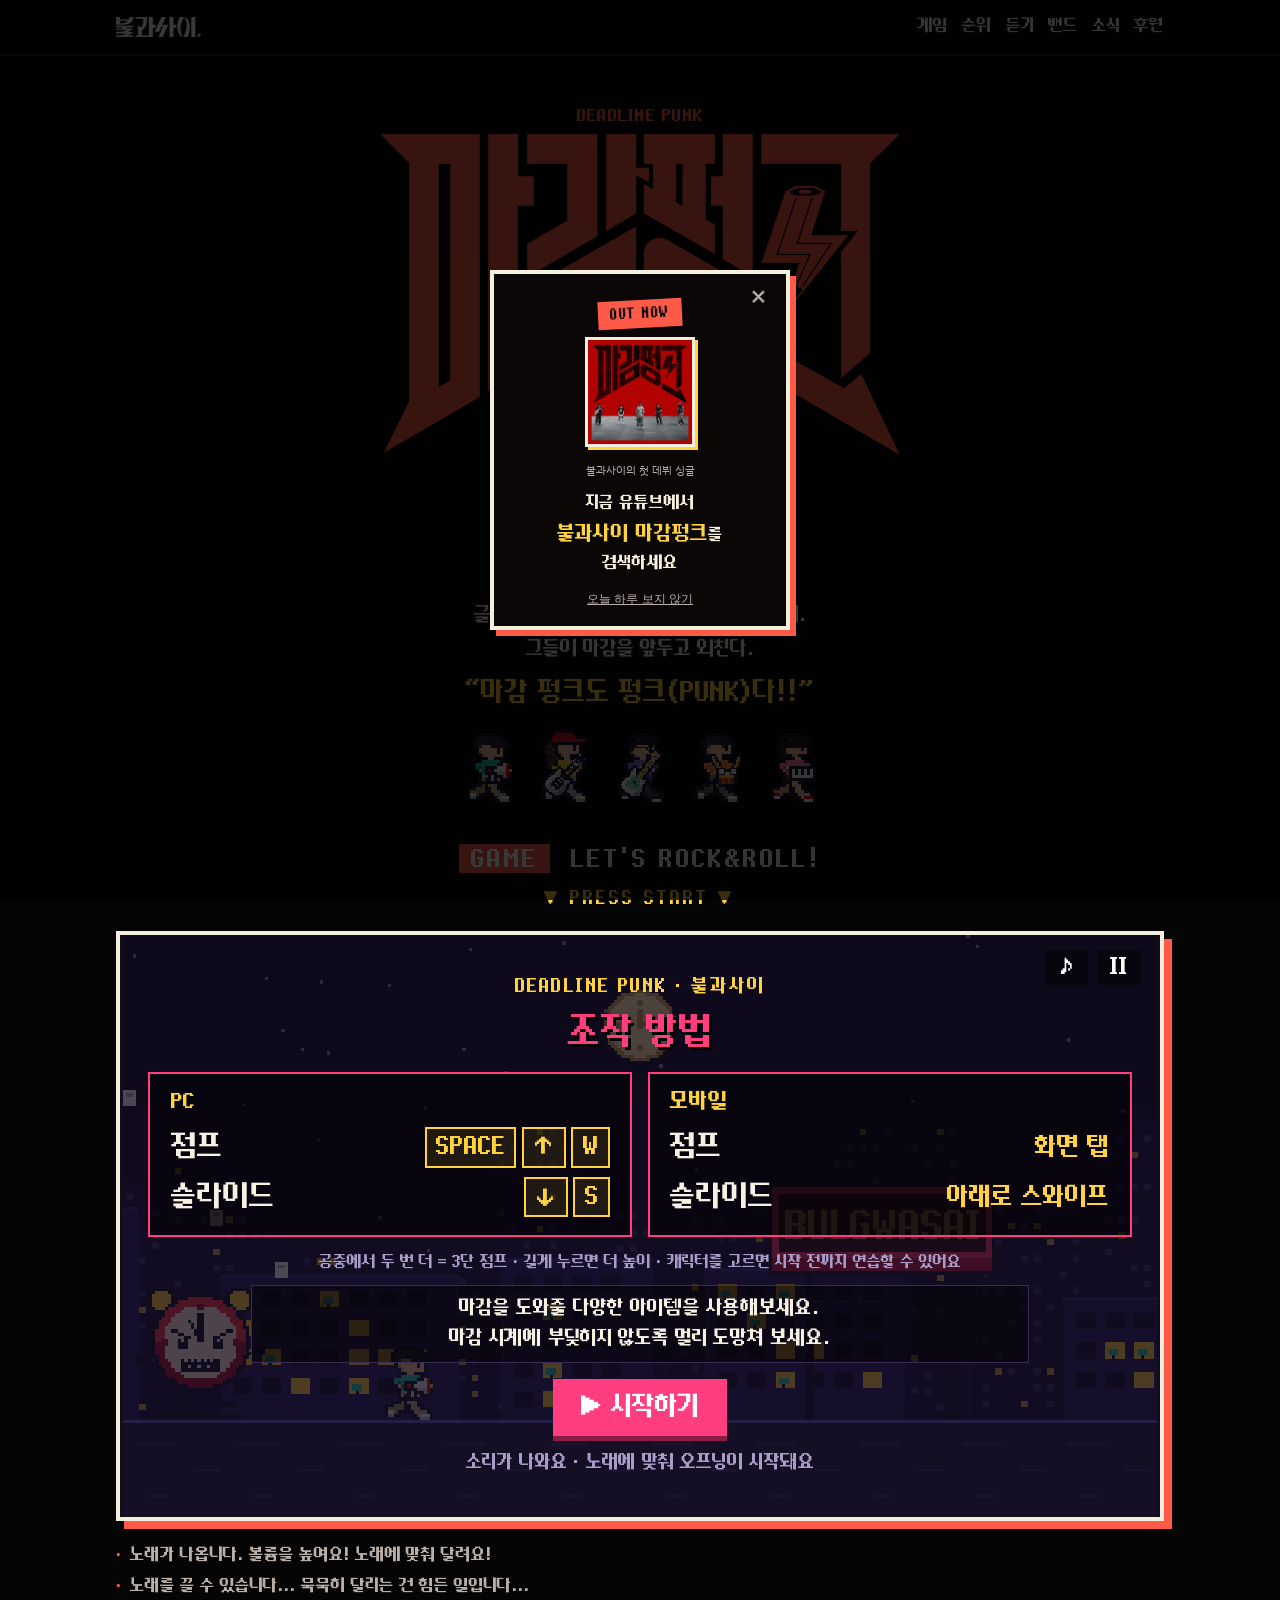
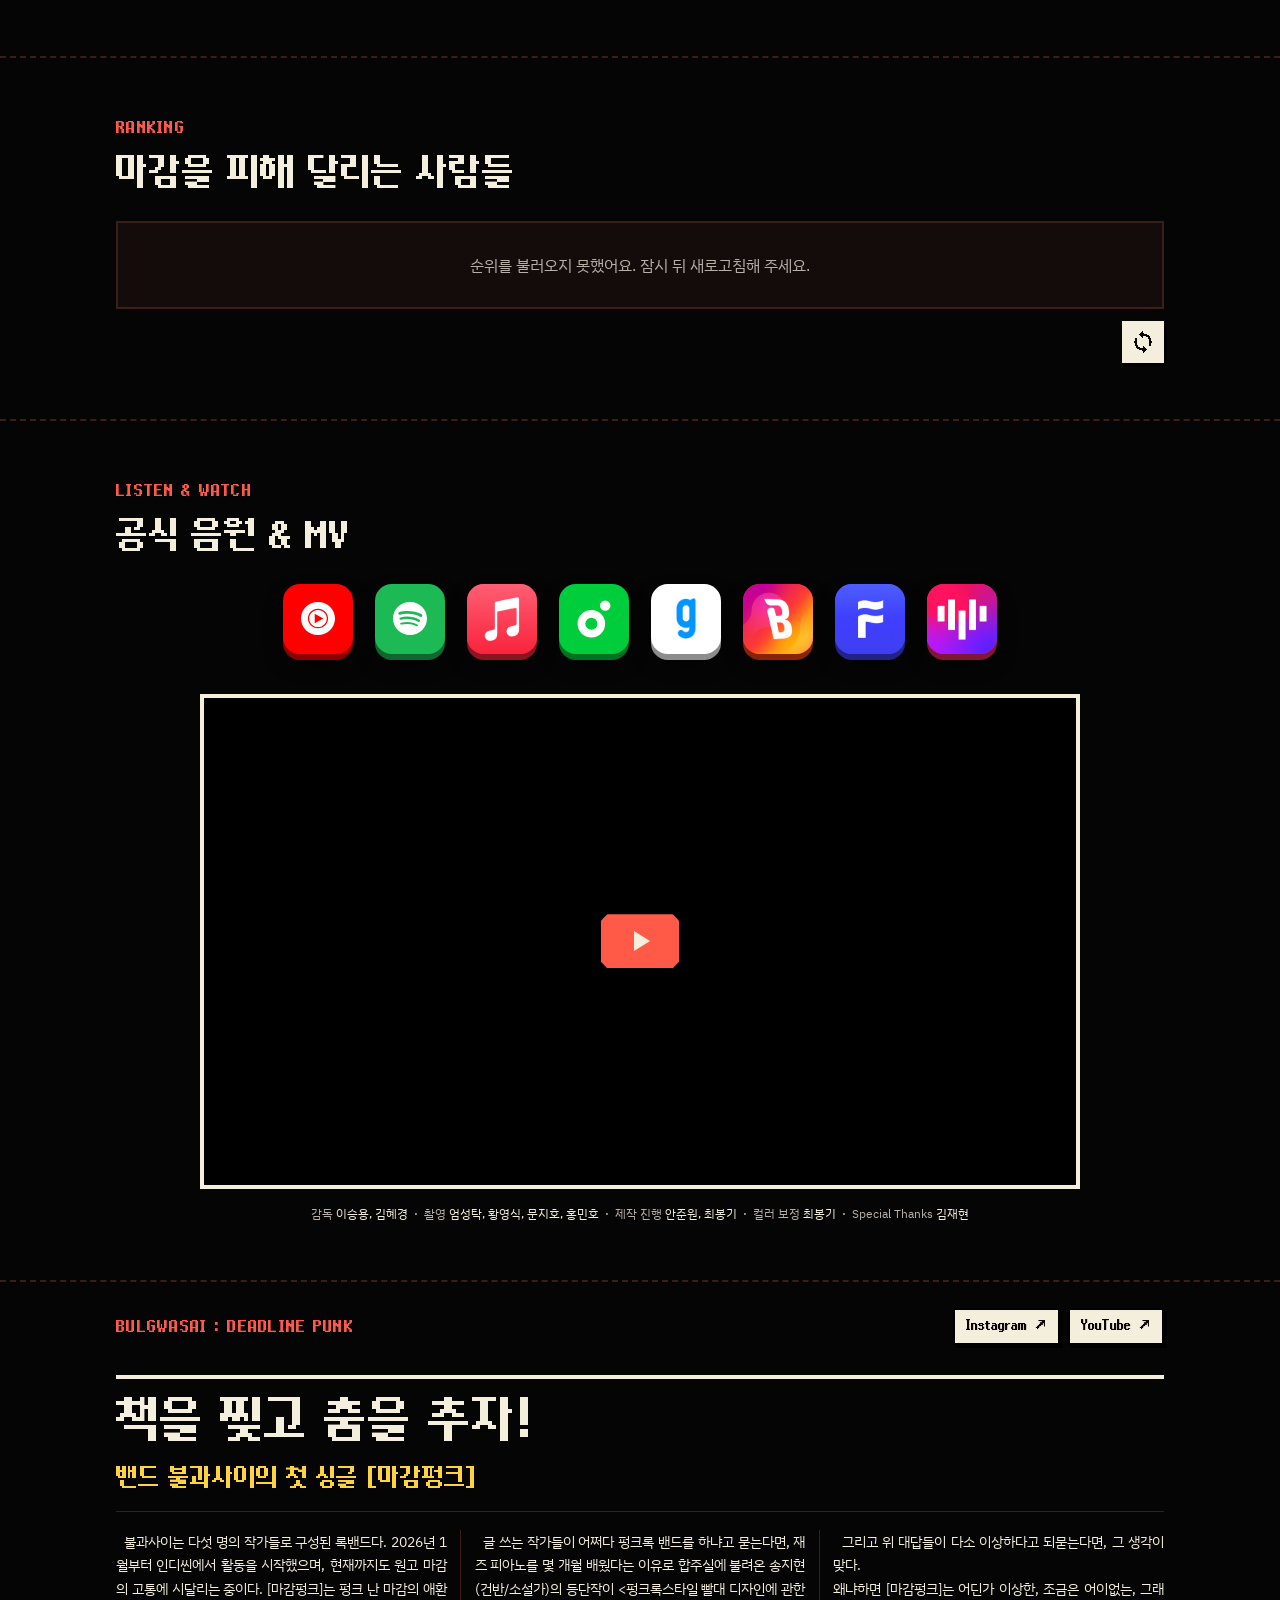
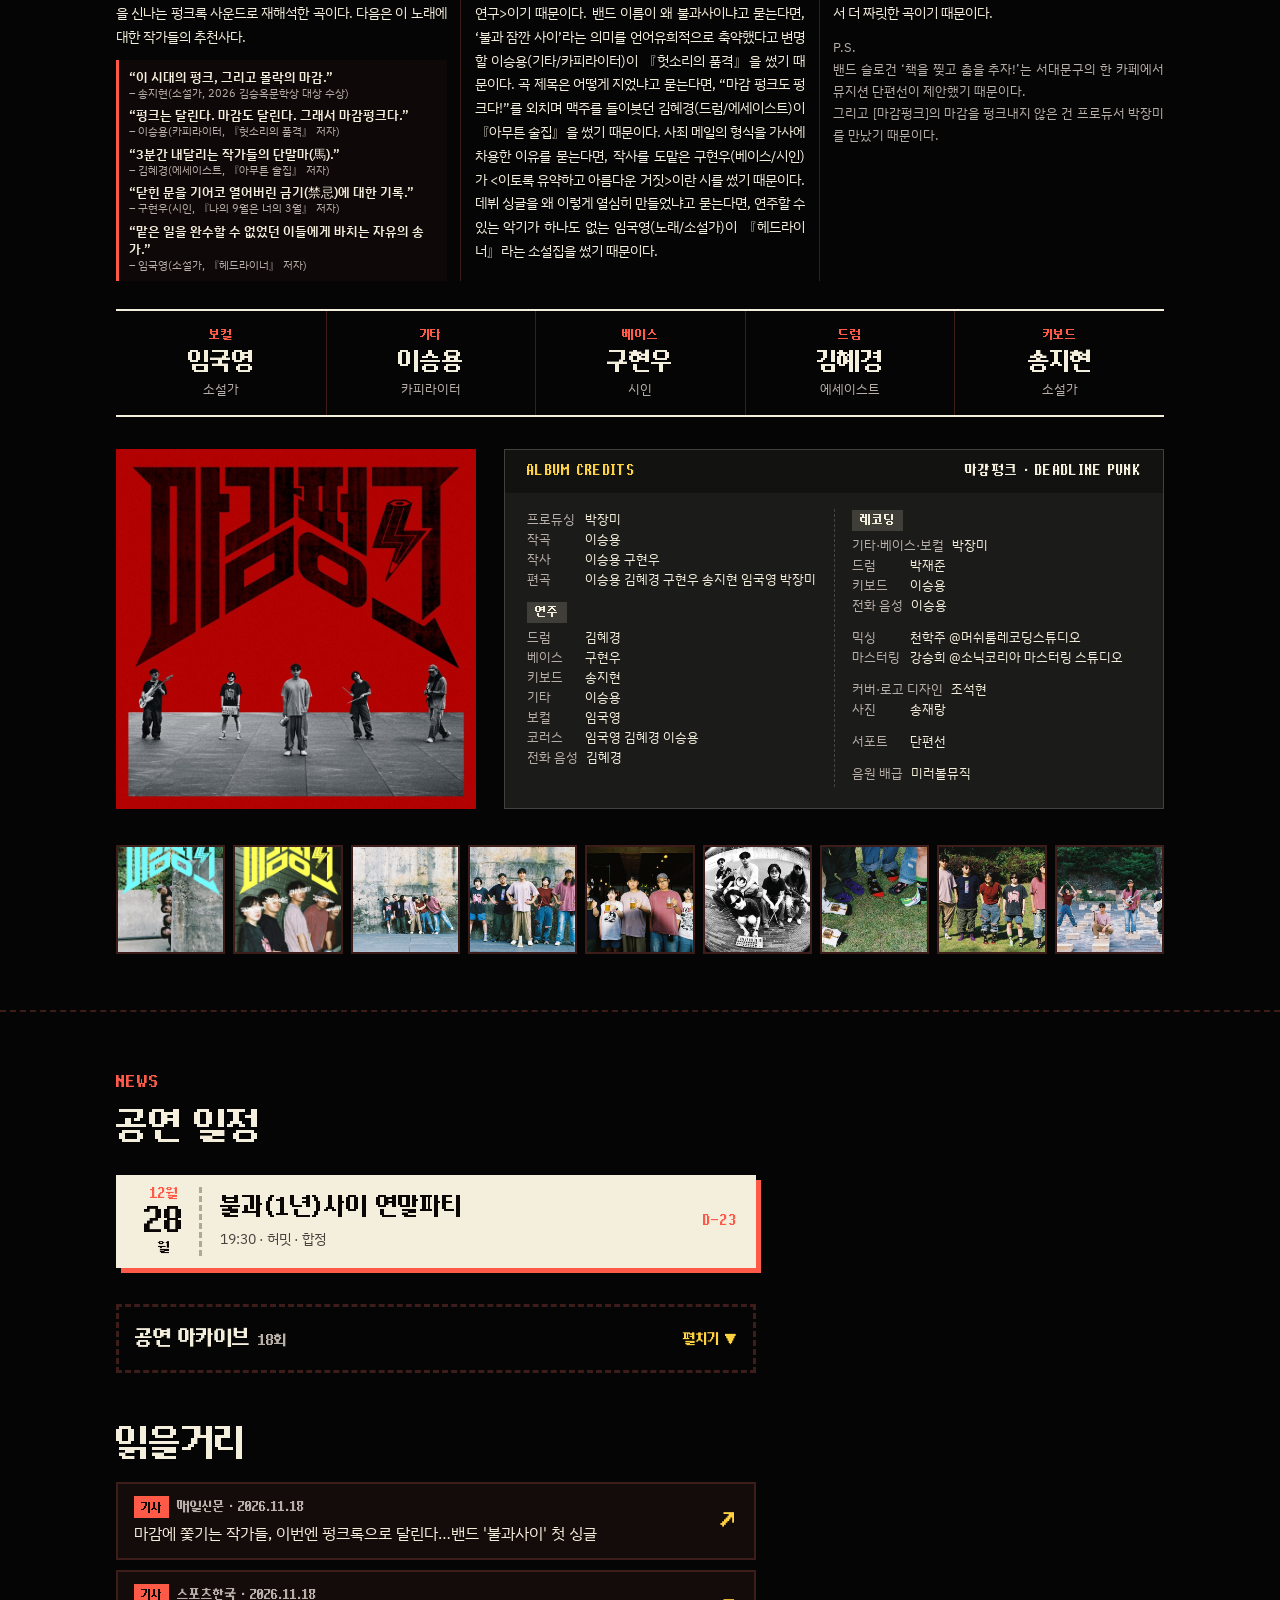
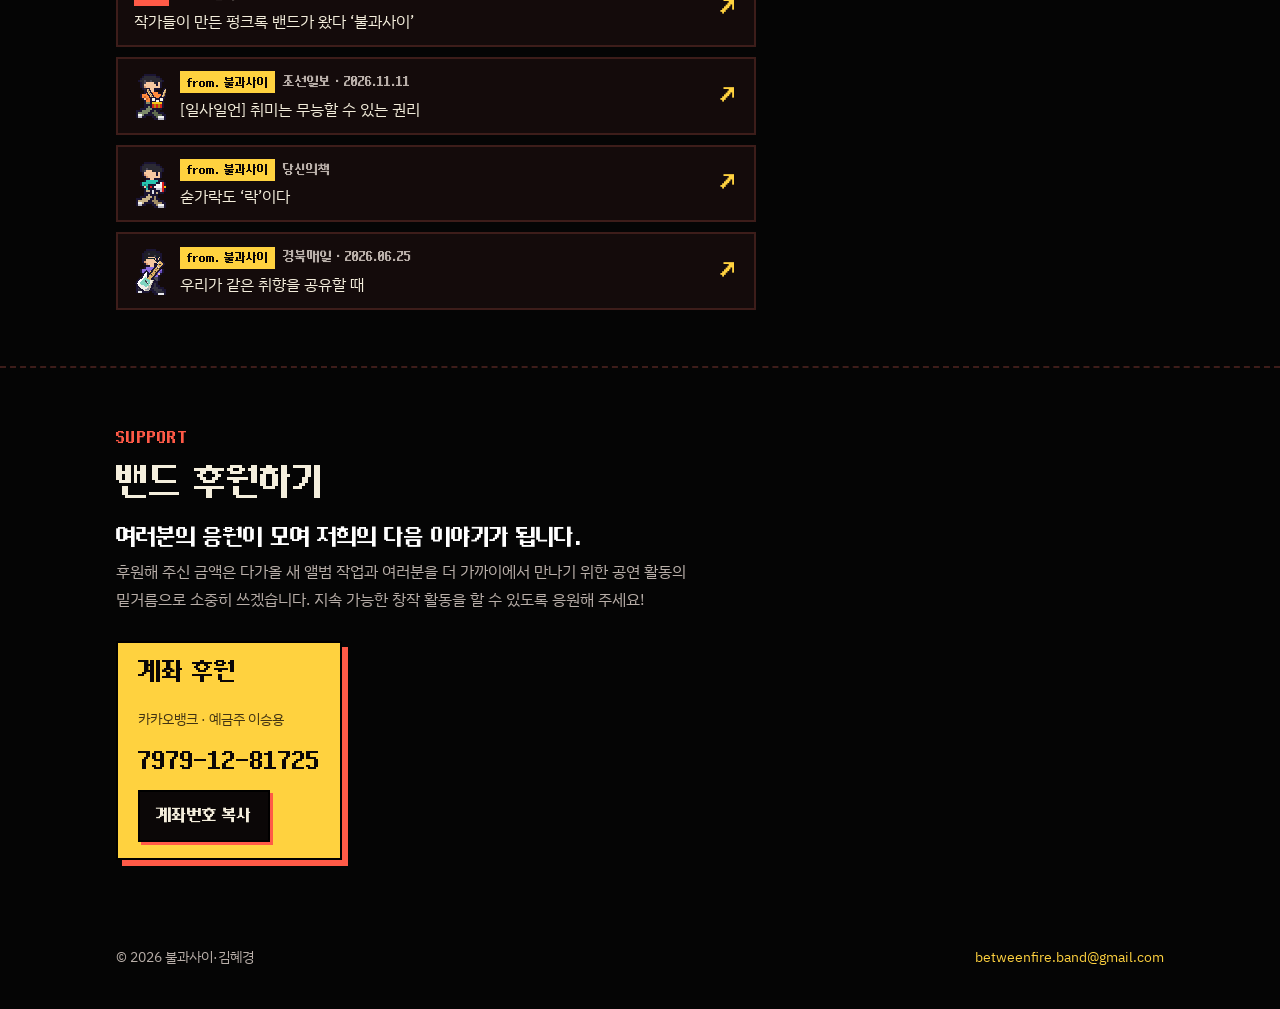
<file: index.html>
<!doctype html>
<html lang="ko">
<head>
<meta charset="utf-8">
<meta name="viewport" content="width=device-width, initial-scale=1, viewport-fit=cover">
<title>불과사이: 마감펑크</title>
<link rel="icon" href="favicon.ico" sizes="any">
<link rel="icon" type="image/png" sizes="32x32" href="favicon-32.png">
<link rel="apple-touch-icon" href="apple-touch-icon.png">
<meta name="description" content="밴드 불과사이의 첫 데뷔 싱글 '마감펑크' 26/11/20 발매. 마감을 피해 달리는 러너 게임으로 순위를 겨뤄 보세요.">
<meta property="og:title" content="불과사이: 마감펑크">
<meta property="og:description" content="밴드 불과사이의 첫 데뷔 싱글 '마감펑크' 11.20 공개">
<meta property="og:type" content="website">
<meta property="og:site_name" content="불과사이">
<meta property="og:url" content="https://bulgwasai.com/">
<meta property="og:image" content="https://bulgwasai.com/img/og-thumbnail.png">
<meta property="og:image:width" content="1200">
<meta property="og:image:height" content="630">
<meta property="og:image:alt" content="마감펑크 DEADLINE PUNK · 2026.11.20 싱글 발매">
<meta name="twitter:card" content="summary_large_image">
<meta name="twitter:title" content="불과사이: 마감펑크">
<meta name="twitter:description" content="밴드 불과사이의 첫 데뷔 싱글 '마감펑크' 11.20 공개">
<meta name="twitter:image" content="https://bulgwasai.com/img/og-thumbnail.png">
<link rel="canonical" href="https://bulgwasai.com/">
<link rel="preload" href="fonts/Mulmaru.woff2" as="font" type="font/woff2" crossorigin>
<link rel="stylesheet" href="https://fonts.googleapis.com/css2?family=IBM+Plex+Sans+KR:wght@400;600&display=swap">
<link rel="stylesheet" href="styles.css?v=42">
</head>
<body>
<!--BODY-START-->
<header class="topbar">
  <div class="wrap">
    <a class="brand" href="#play"><img src="img/logo.png" alt="불과사이" width="205" height="48"></a>
    <nav class="nav" aria-label="섹션 바로가기">
      <a href="#play">게임</a>
      <a href="#rank">순위</a>
      <a href="#listen">듣기</a>
      <a href="#band">밴드</a>
      <a href="#schedule">소식</a>
      <a href="#support">후원</a>
    </nav>
  </div>
</header>

<main>
  <section id="play">
    <div class="wrap">
      <div class="hero-head">
        <div class="hero-title">
          <p class="kicker">DEADLINE PUNK</p>
          <h1 class="title-logo"><img src="img/title-logo.png" alt="마감펑크" width="900" height="555"></h1>
        </div>
      </div>

      <div class="release">
        <div class="ticket">
          <span class="t-label">26/11/20 RELEASE</span>
          <span class="t-main">밴드 불과사이 첫 데뷔 싱글</span>
          <span class="notes" aria-hidden="true"><i class="n1"></i><i class="n2"></i><i class="n3"></i></span>
        </div>
        <p class="mission">글 쓰는 다섯 작가들이 만든 밴드 불과사이.<br>그들이 마감을 앞두고 외친다.<span class="m-quote">“마감 펑크도 펑크(PUNK)다!!”</span></p>
        <ul class="crew" aria-label="게임 캐릭터 다섯 명">
          <li><span class="crew-sprite" style="--sheet:url(img/runners/vocal.png); --delay:-0.00s"></span></li>
          <li><span class="crew-sprite" style="--sheet:url(img/runners/guitar.png); --delay:-0.29s"></span></li>
          <li><span class="crew-sprite" style="--sheet:url(img/runners/bass.png); --delay:-0.58s"></span></li>
          <li><span class="crew-sprite" style="--sheet:url(img/runners/drums.png); --delay:-0.87s"></span></li>
          <li><span class="crew-sprite" style="--sheet:url(img/runners/keys.png); --delay:-1.16s"></span></li>
        </ul>
        <a class="leader" id="leader" href="#rank" aria-live="polite" hidden></a>
        <canvas class="crowd" id="crowd" width="130" height="24" aria-hidden="true" hidden></canvas>
        <a class="cue" href="#stage" aria-label="게임으로 이동">
          <span class="cue-game"><b>GAME</b> LET'S ROCK&amp;ROLL!</span>
          <span class="cue-go"><span>▼</span> PRESS START <span>▼</span></span>
        </a>
      </div>

      <div class="stage" id="stage">
        <div class="stage-empty" id="stage-empty">
          <div class="runner">&gt;&gt; RUN FROM THE DEADLINE &gt;&gt;</div>
          <p>게임을 준비하고 있어요. 아래에서 순위표 저장을 미리 시험해 볼 수 있습니다.</p>
          <form class="demo-form" id="demo-form">
            <input id="demo-name" aria-label="닉네임" maxlength="12" placeholder="닉네임 (12자)" autocomplete="nickname">
            <button class="btn" type="submit">테스트 기록 남기기</button>
          </form>
        </div>
      </div>
      <ul class="play-notes">
        <li>노래가 나옵니다. 볼륨을 높여요! 노래에 맞춰 달려요!</li>
        <li>노래를 끌 수 있습니다... 묵묵히 달리는 건 힘든 일입니다...</li>
      </ul>
    </div>
  </section>

  <section id="rank">
    <div class="wrap">
      <p class="kicker">RANKING</p>
      <h2>마감을 피해 달리는 사람들</h2>
      <div class="board" id="board" aria-live="polite">
        <div class="board-empty">순위를 불러오는 중이에요.</div>
      </div>
      <div class="board-note">
        <span id="board-mode"></span>
        <button class="pencil-btn" type="button" id="board-refresh" aria-label="순위 새로고침" title="새로고침"><svg class="refresh-ico" viewBox="0 0 24 24" aria-hidden="true" shape-rendering="crispEdges"><path fill="currentColor" d="M12 4V1L8 5l4 4V6c3.3 0 6 2.7 6 6 0 1-.25 1.95-.7 2.8l1.45 1.45A7.9 7.9 0 0 0 20 12c0-4.4-3.6-8-8-8zm0 14c-3.3 0-6-2.7-6-6 0-1 .25-1.95.7-2.8L5.25 7.75A7.9 7.9 0 0 0 4 12c0 4.4 3.6 8 8 8v3l4-4-4-4v3z"/></svg></button>
      </div>
    </div>
  </section>

  <section id="listen">
    <div class="wrap">
      <p class="kicker">LISTEN &amp; WATCH</p>
      <h2>공식 음원 &amp; MV</h2>
      <nav class="stream-row" id="stream-list" aria-label="음악 사이트에서 듣기"></nav>
      <div class="mv" id="mv"></div>
      <p class="mv-credits" id="mv-credits" aria-label="뮤직비디오 크레딧"></p>
    </div>
  </section>

  <section id="band">
    <div class="wrap">
      <div class="band-top">
        <p class="kicker">BULGWASAI : DEADLINE PUNK</p>
        <div class="socials" id="socials"></div>
      </div>
      <header class="news-head">
        <h2 data-bind="band.headline"></h2>
        <p class="news-sub" data-bind="band.subhead"></p>
      </header>
      <article class="news" id="news"></article>
      <ul class="lineup" id="members" aria-label="멤버"></ul>
      <div class="release-credits">
        <figure class="cover"><img src="img/cover.jpg" alt="마감펑크 앨범 커버" width="900" height="900" loading="lazy"></figure>
        <div class="cred-panel" aria-label="마감펑크 앨범 크레딧">
          <div class="cred-head"><span>ALBUM CREDITS</span><span>마감펑크 · DEADLINE PUNK</span></div>
          <div class="cred" id="credits"></div>
        </div>
      </div>
      <div class="gallery" id="gallery" aria-label="밴드 사진"></div>
    </div>
  </section>

  <section id="schedule">
    <div class="wrap">
      <p class="kicker">NEWS</p>
      <h2>공연 일정</h2>
      <ul class="gigs" id="gigs"></ul>
      <details class="fold" id="archive" hidden>
        <summary><span>공연 아카이브<span class="cnt" id="archive-count"></span></span><span class="tog"></span></summary>
        <ul class="stubs" id="archive-list"></ul>
      </details>
      <h2 class="news-title">읽을거리</h2>
      <ul class="press" id="press"></ul>
    </div>
  </section>

  <section id="support">
    <div class="wrap">
      <p class="kicker">SUPPORT</p>
      <h2>밴드 후원하기</h2>
      <p class="lede" data-bind="support.intro"></p>
      <div class="support-grid" id="support-grid"></div>
    </div>
  </section>
</main>

<footer>
  <div class="wrap">
    <span data-bind="band.copyright"></span>
    <span class="footer-contact" data-bind="band.contact"></span>
  </div>
</footer>

<div class="toast" id="toast" role="status" hidden></div>
<div class="lightbox" id="lightbox" role="dialog" aria-modal="true" aria-label="사진 크게 보기" hidden>
  <button class="lb-btn lb-close" type="button" id="lb-close" aria-label="닫기">✕</button>
  <button class="lb-btn lb-prev" type="button" id="lb-prev" aria-label="이전 사진">‹</button>
  <figure><img id="lb-img" alt=""><figcaption id="lb-cap"></figcaption></figure>
  <button class="lb-btn lb-next" type="button" id="lb-next" aria-label="다음 사진">›</button>
</div>
<!--BODY-END-->
<script src="config.js?v=42"></script>
<script src="leaderboard.js?v=42"></script>
<script src="app.js?v=42"></script>
</body>
</html>
</file>
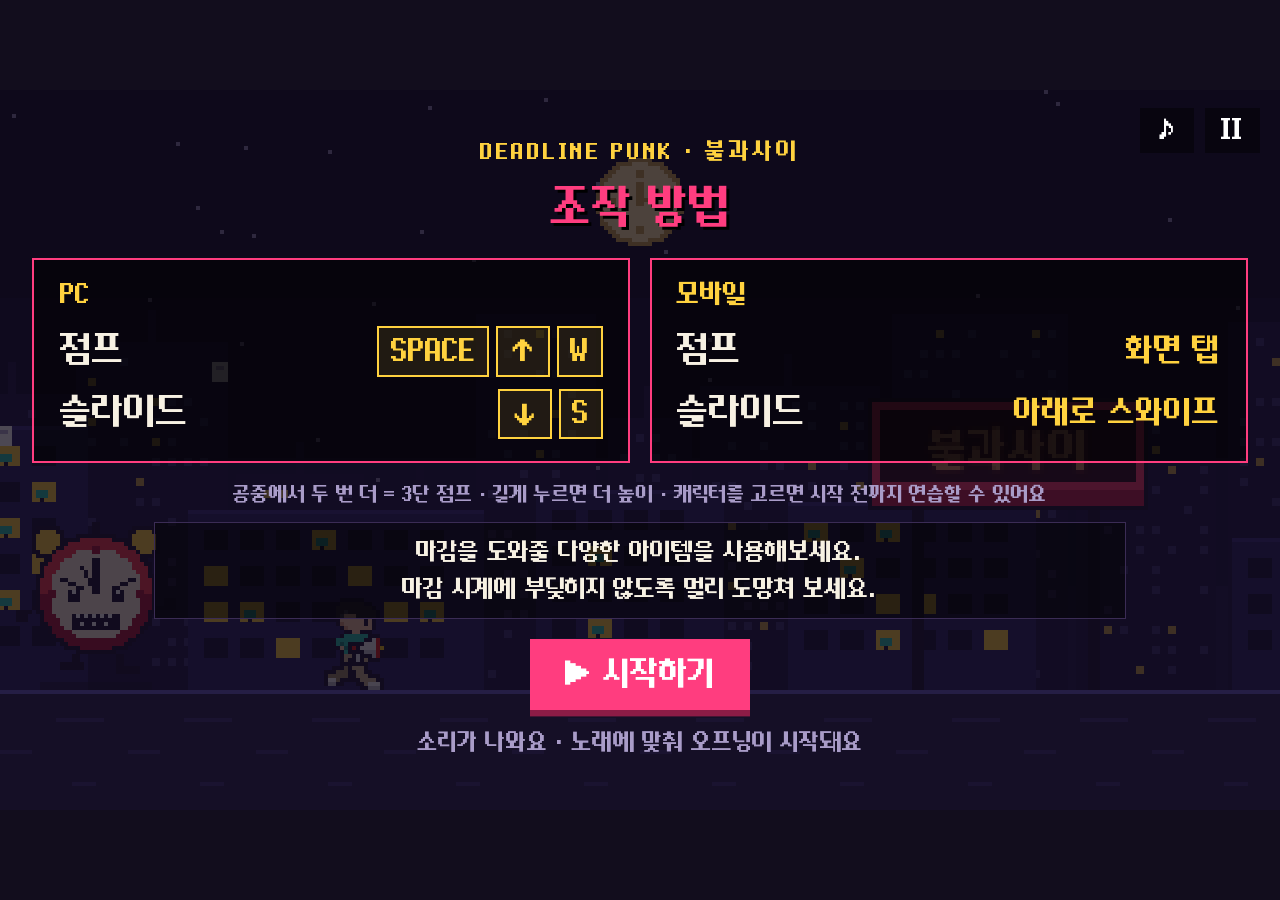
<file: game/index.html>
<!doctype html>
<html lang="ko">
<head>
<meta charset="utf-8">
<meta name="viewport" content="width=device-width,initial-scale=1,maximum-scale=1,user-scalable=no">
<title>마감펑크 러너</title>
<style>
@font-face{font-family:"Mulmaru";src:url("assets/fonts/Mulmaru.woff2") format("woff2");font-weight:400;font-display:swap}
:root{--bg:#120d1d;--ink:#f7f1e3;--pink:#ff3d7f;--yellow:#ffd23f;--dim:#a99cc8}
html,body{margin:0;height:100%;background:var(--bg);overflow:hidden;color:var(--ink);
  font-family:"Mulmaru",system-ui,"Apple SD Gothic Neo","Malgun Gothic",sans-serif;font-weight:400;
  -webkit-user-select:none;user-select:none;-webkit-tap-highlight-color:transparent;-webkit-touch-callout:none}
#wrap{width:100%;height:100%;display:flex;align-items:center;justify-content:center}
#stage{position:relative;width:min(100vw,calc(100vh * 16 / 9));aspect-ratio:16/9;font-size:min(2.5vw,4.4vh);overflow:hidden}
canvas{display:block;width:100%;height:100%;image-rendering:pixelated;image-rendering:crisp-edges;touch-action:none}
.ov{position:absolute;inset:0;display:flex;flex-direction:column;align-items:center;justify-content:center;gap:.55em;
  background:rgba(14,9,24,.74);text-align:center;padding:0 1em;box-sizing:border-box}
.hidden{display:none!important}
.kicker{color:var(--yellow);letter-spacing:.12em;font-size:.7em}
h1{margin:0;font-weight:400;font-size:2.8em;line-height:1;color:var(--pink);letter-spacing:.04em;
  text-shadow:.07em .07em 0 #000,-.035em -.035em 0 var(--yellow)}
.big{font-weight:400;font-size:1.7em;color:var(--pink);text-shadow:.07em .07em 0 #000}
.sub{color:var(--ink);font-size:.85em}
.help{color:var(--dim);font-size:.7em;line-height:1.8}
.kb{display:inline-block;border:1px solid var(--dim);padding:0 .35em;margin:0 .15em;color:var(--ink)}
.scoreline{font-size:1em}.scoreline b{font-weight:400;color:var(--yellow);font-size:1.4em}
.best{color:var(--dim);font-size:.7em}
button{font:inherit;font-weight:400;background:var(--pink);color:#fff;border:0;padding:.45em 1.1em;
  box-shadow:0 .2em 0 #8c1c46;cursor:pointer;border-radius:0}
button:active{transform:translateY(.15em);box-shadow:0 .05em 0 #8c1c46}
button:disabled{opacity:.5;cursor:default}
button.ghost{font-size:.8em;background:transparent;box-shadow:none;border:2px solid var(--ink)}
form{display:flex;flex-direction:column;align-items:center;gap:.35em;margin:.1em 0;font-size:.8em;width:100%}
.frow{display:flex;gap:.4em}
#iCheer{width:21em;max-width:100%;font-size:.85em}
.ovOver{justify-content:safe center;overflow-y:auto;gap:.4em;padding:.6em 1em}
.ovOver .big{font-size:1.4em}
.srow{display:flex;gap:.45em;flex-wrap:wrap;justify-content:center}
button.share{font-size:.72em;background:var(--yellow);color:#1a1423;box-shadow:0 .2em 0 #9a7a12}
#ovCard{z-index:8;background:rgba(14,9,24,.92);padding:.6em}
#cardImg{max-height:72%;max-width:90%;image-rendering:auto;-webkit-user-select:auto;user-select:auto;-webkit-touch-callout:default;border:2px solid var(--ink)}
input{font:inherit;padding:.35em .5em;border:2px solid var(--ink);background:#000;color:var(--ink);width:8.5em;text-align:center;border-radius:0;outline:none;-webkit-user-select:text;user-select:text}
input:focus{border-color:var(--yellow)}
.msg{min-height:1.2em;font-size:.7em;color:var(--yellow)}
.msg.err{color:#ff8a8a}
#hud{position:absolute;top:2.5%;left:1.8%;font-size:.75em;line-height:1.35;pointer-events:none;text-shadow:.08em .08em 0 #000;font-variant-numeric:tabular-nums}
#hud b{font-weight:400;color:var(--ink);margin-left:.4em}#hud .lbl{color:var(--dim)}#hud .hi b{color:var(--dim)}
.guide{display:flex;gap:.5em;margin:.1em 0 .3em;text-align:left;font-size:.66em;line-height:1.6;flex-wrap:nowrap;justify-content:center;align-items:stretch;width:100%;max-width:46em}
.gcol{background:rgba(0,0,0,.45);border:1px solid #3b2c55;padding:.45em .6em;flex:1 1 0;min-width:0;word-break:keep-all}
.ovGuide{justify-content:safe center;overflow-y:auto;gap:.4em;padding:.6em 1em}
.ovGuide .big{font-size:1.4em}
.gh{color:var(--pink);margin-bottom:.15em}
.gs{color:var(--dim);font-size:.85em}
.ctrl{display:flex;gap:.6em;width:100%;max-width:46em;justify-content:center;margin:.2em 0}
.cc{flex:1 1 0;min-width:0;background:rgba(0,0,0,.55);border:2px solid var(--pink);padding:.5em .8em;text-align:left;font-size:1em;line-height:1.5;word-break:keep-all}
.cc .gh{font-size:.8em;margin-bottom:.25em;color:var(--yellow)}
.crow{display:flex;align-items:center;justify-content:space-between;gap:.5em;padding:.15em 0}
.act{font-size:1.1em;color:var(--ink)}
.keys{font-size:.95em;color:var(--yellow);text-align:right}
.keys .kb{font-size:.95em;border:2px solid var(--yellow);color:var(--yellow);background:rgba(255,210,63,.1);padding:.05em .4em;margin:0 0 0 .25em}
.cnote{font-size:.6em;text-align:center}
@media (max-width:560px){.ctrl{flex-direction:column}.cc{font-size:1.15em}}
@media (pointer:coarse){  /* 모바일: PC 키 안내는 숨기고, 한 화면에 시작하기 버튼까지 보이도록 압축 */
  .ctrl .cc:first-child{display:none}
  .ovGuide{gap:.25em;padding:.4em .8em}
  .ovGuide .big{font-size:1.2em}
  .cc{font-size:1em;padding:.35em .7em;line-height:1.35}
  .cc .gh{margin-bottom:.1em}
  .crow{padding:.05em 0}
  .guide{margin:0}.gcol{padding:.3em .5em;line-height:1.4;font-size:.95em}
  .ovGuide .help{display:none}
  .cnote{font-size:.55em}
}
#ovSelect{background:rgba(14,9,24,.78);gap:.45em}
#ovPause{z-index:7}
#chars{display:flex;gap:.5em;flex-wrap:wrap;justify-content:center}
.char{display:flex;flex-direction:column;align-items:center;gap:.2em;background:rgba(0,0,0,.55);border:2px solid #3b2c55;padding:.4em .5em .35em;cursor:pointer;min-width:4.6em;color:var(--ink);font:inherit;box-shadow:none}
.char canvas{width:3.6em;height:3.6em;image-rendering:pixelated}
.char .role{font-size:.72em}.char .who{font-size:.6em;color:var(--dim)}
.char.on{border-color:var(--yellow);background:rgba(255,210,63,.12);transform:translateY(-.2em)}
.char.picked{border-color:var(--pink);background:rgba(255,59,107,.25)}
.timer{width:16em;max-width:70%;height:.35em;background:#3b2c55}
#selBar{height:100%;background:var(--yellow);width:100%}
#hudBtns{position:absolute;top:2.5%;right:1.6%;display:flex;gap:.35em;z-index:5}
#hudBtns button{background:rgba(0,0,0,.45);box-shadow:none;padding:.15em .45em;font-size:.85em;min-width:2em}
</style>
</head>
<body>
<div id="wrap"><div id="stage">
  <canvas id="c" width="640" height="360" aria-label="마감펑크 러너 게임 화면"></canvas>
  <div id="hud" class="hidden"><div><span class="lbl">DISTANCE</span><b id="hScore">0m</b></div><div class="hi"><span class="lbl">BEST</span><b id="hBest">0m</b></div></div>
  <div id="hudBtns">
    <button id="btnMute" title="소리 (M)" aria-label="소리 켜기/끄기">♪</button>
    <button id="btnPause" title="일시정지 (P)" aria-label="일시정지">II</button>
  </div>

  <div id="ovTitle" class="ov ovGuide">
    <div class="kicker">DEADLINE PUNK · 불과사이</div>
    <div class="big">조작 방법</div>
    <div class="ctrl">
      <div class="cc">
        <div class="gh">PC</div>
        <div class="crow"><span class="act">점프</span><span class="keys"><span class="kb">SPACE</span><span class="kb">↑</span><span class="kb">W</span></span></div>
        <div class="crow"><span class="act">슬라이드</span><span class="keys"><span class="kb">↓</span><span class="kb">S</span></span></div>
      </div>
      <div class="cc">
        <div class="gh">모바일</div>
        <div class="crow"><span class="act">점프</span><span class="keys">화면 탭</span></div>
        <div class="crow"><span class="act">슬라이드</span><span class="keys">아래로 스와이프</span></div>
      </div>
    </div>
    <div class="gs cnote">공중에서 두 번 더 = 3단 점프 · 길게 누르면 더 높이 · 캐릭터를 고르면 시작 전까지 연습할 수 있어요</div>
    <div class="guide">
      <div class="gcol" style="text-align:center;font-size:1.1em">
        <div>마감을 도와줄 다양한 아이템을 사용해보세요.</div>
        <div>마감 시계에 부딪히지 않도록 멀리 도망쳐 보세요.</div>
      </div>
    </div>
    <button id="btnStart">▶ 시작하기</button>
    <div class="help">소리가 나와요 · 노래에 맞춰 오프닝이 시작돼요</div>
  </div>

  <div id="ovSelect" class="ov hidden">
    <div class="kicker">불과사이 멤버 중 한 명을 골라 주세요</div>
    <div class="big">누구로 달릴까?</div>
    <div id="chars" role="listbox" aria-label="캐릭터 선택"></div>
    <div class="timer"><div id="selBar"></div></div>
    <div class="help" id="selHelp">← → 로 고르고 SPACE 로 결정 · 탭해서 선택 · 시간이 끝나면 무작위로 정해져요</div>
  </div>

  <div id="ovPause" class="ov hidden">
    <div class="big">일시정지</div>
    <button id="btnResume">▶ 계속</button>
  </div>

  <div id="ovOver" class="ov ovOver hidden">
    <div class="big">마감펑크!</div>
    <div class="scoreline">마감으로부터 <b id="oScore">0m</b> 도망쳤다.</div>
    <div class="best" id="oBest"></div>
    <div class="best" id="oRank" style="margin-top:.2em"></div>
    <form id="fSubmit" autocomplete="off">
      <div class="frow">
        <input id="iName" maxlength="12" placeholder="닉네임 (12자)" enterkeyhint="next">
        <button id="btnSubmit" type="submit">순위 등록</button>
      </div>
      <input id="iCheer" maxlength="40" placeholder="불과사이에게 한 줄 응원 (선택 · 40자)" enterkeyhint="send">
    </form>
    <div id="oMsg" class="msg"></div>
    <div class="srow">
      <button id="btnImg" type="button" class="share">이미지 저장</button>
      <button id="btnShare" type="button" class="share">링크 공유</button>
    </div>
    <button id="btnRetry" class="ghost">다시 달리기</button>
  </div>

  <div id="ovCard" class="ov hidden">
    <img id="cardImg" alt="내 점수 카드">
    <div class="help" id="cardHelp">이미지를 길게 누르거나 오른쪽 클릭해서 저장할 수도 있어요</div>
    <button id="btnCardClose" type="button" class="ghost">닫기</button>
  </div>
</div></div>

<script src="assets/opening.js"></script>
<script>
(() => {
'use strict';
/* =========================================================
   마감펑크 러너 — 단일 파일 픽셀 엔들리스 러너
   임베드 인터페이스 (postMessage):
     게임 → 부모: {type:"magam:ready"}
                  {type:"magam:gameover", score, distance, durationMs}
                  {type:"magam:submit", name, message, character, score, distance, durationMs}
                  {type:"magam:share", kind:"image"|"link", score, character}   (통계용, 응답 불필요)
     부모 → 게임: {type:"magam:rank", score, ahead}   (선택: gameover 직후 "내 앞에 ahead명" 표시. ahead = 이 기록보다 높은 사람 수)
                  {type:"magam:submit-result", ok:true, rank}
                  {type:"magam:submit-result", ok:false, error:"사용자에게 보여줄 문구"}
                  {type:"magam:pause"}  {type:"magam:mute", muted:true|false}
                  {type:"magam:config", shareUrl:"https://..."}  (공유 링크 주소, 없으면 상위 페이지 주소)
   BGM: assets/bgm.mp3 (또는 ?bgm=URL). 없으면 내장 칩튠 플레이스홀더 재생.
   ========================================================= */

const W = 320, H = 180, GROUND = 150, PX = 80;  // 시안 규격: 바닥 y=150, 주인공 x=80
const GRAV = 1150, JUMP_V = -365, MAX_SPEED = 300, START_SPEED = 120;
const LATE_FROM = 13000, LATE_SPAN = 3000, LATE_SPEED = 0.35, LATE_DENSE = 0.3;  // 13km부터 3km에 걸쳐 속도 +35% · 장애물 간격 -30% (한계에 달해 자연스럽게 끝나도록)
const CALL_FROM = 7000, CALL_GAP = [16, 24];
const callTime = () => { const d = score(); return d < 8000 ? 4 : d < 9500 ? 5 : 6.5; };  // 7~8km 4초 · 8~9.5km 5초 · 이후 6.5초
/* 마감 시계 발사 (하얀 화면이 완전히 되는 12.5km부터): 시계가 앞쪽으로 시침을 쏨. 경고선이 먼저 보이고 → 발사.
   낮은 줄(바닥 근처)은 점프, 높은 줄(펜 높이)은 슬라이드로 피함 */
const WARP_PRE = 1.5;  // 글리치 단계: 시공간 뒤틀림(점프↔슬라이드 반전) 예고 시간
const SHOT_FROM = 12500, SHOT_WARN = 0.85, SHOT_SPEED = 520;
const clockEdge = () => 44 + (1 - Math.max(0, g.gap) / GAP_MAX) * (PX - 38);
const lateU = () => Math.max(0, Math.min(1, (score() - LATE_FROM) / LATE_SPAN));
const GAP_MAX = 58, GAP_REGEN = 3, HIT_COST = 22, COFFEE_GAIN = 22;
const FEVER_NOTES = 30, FEVER_TIME = 5, SWING_TIME = 6, SWING_PTS = 50;
const NOTE_PTS = 5, COFFEE_PTS = 20, DIST_PER_PT = 8;
// 콤보: 음표 먹기·장애물 넘기·부수기로 쌓임 (10마다 배수 +0.5, 최대 ×3), 부딪히면 리셋
const COMBO_SHIELD = 3, STORM_TIME = 2.4, STORM_EXTRA = 170, SHIELD_TIME = 5, COMBO_STEP = 10, MULT_MAX_STEPS = 4, RUSH_EVERY = 40, RUSH_WARN = 4, RUSH_TIME = 4.5, RUSH_BONUS = 100;
const BOOST_TIME = 4, BOOST_MUL = 1.4, BOOST_GAP = 4, CHAIR_EXTRA = 35, PEN_EXTRA = 90, DJUMP_V = -330, DJUMP3_V = -240, DRINK_Y = 32;  // 아이스 아메리카노 · 굴러오는 의자

const cv = document.getElementById('c');
const ctx = cv.getContext('2d');
// 캔버스는 640x360(@2x), 좌표는 그대로 320x180 논리 좌표. 멤버 스프라이트(scale:2)만 고밀도로 그려짐
ctx.setTransform(2, 0, 0, 2, 0, 0);
ctx.imageSmoothingEnabled = false;
const $ = id => document.getElementById(id);
const params = new URLSearchParams(location.search);
const embedded = window.parent !== window;

const store = {
  get(k, d) { try { const v = localStorage.getItem('magam.' + k); return v === null ? d : JSON.parse(v); } catch (e) { return d; } },
  set(k, v) { try { localStorage.setItem('magam.' + k, JSON.stringify(v)); } catch (e) {} }
};

/* ---------------- 픽셀 스프라이트 ---------------- */
const PAL = { k:'#1a1423', h:'#ff3d7f', s:'#f2c8a0', j:'#2b2d42', w:'#f7f1e3', r:'#e63946',
  b:'#3a6ea5', y:'#ffd23f', g:'#9aa0b5', o:'#6b3f22', p:'#5b3b8c', c:'#c9b79c', d:'#b3264a' };
function sprite(rows) {
  const w = Math.max(...rows.map(r => r.length)), h = rows.length;
  const c = document.createElement('canvas'); c.width = w; c.height = h;
  const x = c.getContext('2d');
  rows.forEach((r, y) => { for (let i = 0; i < r.length; i++) { const col = PAL[r[i]]; if (col) { x.fillStyle = col; x.fillRect(i, y, 1, 1); } } });
  return c;
}
const TOP = [
  "......h..h..h...",
  ".....hhhhhhhhh..",
  "....hhhhhhhhhhh.",
  "...hhhhhhhhhhh..",
  "...hhhsssssssk..",
  "...hhsssskssks..",
  "....hssssssssk..",
  ".....sssssrrsk..",
  "......kssssk....",
  ".....jjjjjjjj...",
  "....jjjjwrwjjj..",
  "...jjjjjwrwjjjs.",
  "..sjjjjjwwwjjjs.",
  "..sjjjjjjjjjj...",
  "....jjjjjjjjj...",
  ".....kkkkkkkk..."];
const LEGS_A = [
  ".....bbbbbbb....",
  ".....bbbbbbb....",
  "....bbb...bbb...",
  "....bb.....bb...",
  "...bb.......bb..",
  "...bb.......bb..",
  "..kkk.......kkk.",
  "..kkk........kk."];
const LEGS_B = [
  ".....bbbbbbb....",
  ".....bbbbbbb....",
  "......bbbbb.....",
  "......bbbbb.....",
  "......bb.bb.....",
  "......bb..bb....",
  ".....kkk..kkk...",
  ".....kkk...kk..."];
const LEGS_J = [
  ".....bbbbbbb....",
  ".....bbbbbbbb...",
  "....bbb....bbb..",
  "...bbb......bb..",
  "..kkk......kkk..",
  "..kk............",
  "................",
  "................"];
const SPR = {
  runA: sprite(TOP.concat(LEGS_A)),
  runB: sprite(TOP.concat(LEGS_B)),
  jump: sprite(TOP.concat(LEGS_J)),
  slide: sprite([
    "..h.h.h.................",
    ".hhhhhhh................",
    "hhhhhhhh................",
    "hhhssssk................",
    "hhsskssk.jj.............",
    ".ssssrsjjjwrjj..........",
    "..kssk.jjjwrjjjbbbbbb...",
    ".......jjjjjjjjbbbbbbbkk",
    "......sjjjjjjkbbbbbbbbkk",
    ".....ss.............bbkk"]),
  clock: sprite([
    ".kk..........kk.",
    "kyyk........kyyk",
    "kyyykkkkkkkkyyyk",
    ".kkkrrrrrrrrkkk.",
    "..krrwwwwwwrrk..",
    ".krwwwwkwwwwwrk.",
    ".krwwwwkwwwwwrk.",
    "krwwwwwkwwwwwwrk",
    "krwwwwwkkkkwwwrk",
    "krwwwwwwwwwwwwrk",
    ".krwwwwwwwwwwrk.",
    ".krwwwwwwwwwwrk.",
    "..krrwwwwwwrrk..",
    "...krrrrrrrrk...",
    "..kk.kkkkkk.kk..",
    ".kk..........kk."]),
  mail: sprite([
    "kkkkkkkkkkkkkkkkkk",
    "kwwwwwwwwwwwwwwwwk",
    "kwkwwwwwwwwwwwwkwk",
    "kwwkwwwwwwwwwwkwwk",
    "kwwwkwwwwwwwwkwwwk",
    "kwwwwkkwwwwkkwwwwk",
    "kwwwwwwkkkkwwwwwwk",
    "kwwwwwwwwwwwwwwwwk",
    "kwwwwwwwwwwwwwwwwk",
    "kkkkkkkkkkkkkkkkkk"]),
  note: sprite([
    "....kk..",
    "....kyk.",
    "....kyyk",
    "....ky.k",
    "....ky..",
    "....ky..",
    ".kkkky..",
    "kyyyyy..",
    "kyyyyk..",
    ".kkkk..."]),
  coffee: sprite([
    "..w..w...",
    ".w..w....",
    "..w..w...",
    "kkkkkkk..",
    "kcccccckk",
    "kwwhwwk.k",
    "kwhhhwk.k",
    "kwwhwwkk.",
    "kwwwwwk..",
    ".kkkkk..."])
};

/* ---------------- 시안 아트 (게임 시안 스레드 제공) ---------------- */
const ART = { ok: false, img: {}, atlas: null };
(function loadArt() {
  const files = { sheet: 'assets/spritesheet.png', sky: 'assets/bg_sky.png', far: 'assets/bg_far.png', near: 'assets/bg_near.png', ground: 'assets/bg_ground.png' };
  const jobs = Object.entries(files).map(([k, src]) => new Promise((res, rej) => { const im = new Image(); im.onload = () => { ART.img[k] = im; res(); }; im.onerror = rej; im.src = src; }));
  jobs.push(new Promise(res => { const im = new Image(); im.onload = () => { ART.logo = im; res(); }; im.onerror = res; im.src = 'assets/title-logo.png'; }));
  ['suburb', 'weird', 'weirder', 'clockwork', 'glitch', 'room'].forEach((n, i) => ['sky', 'far', 'near', 'ground'].forEach(k => {
    const im = new Image(); im.onload = () => { ART.img[`s${i + 1}_${k}`] = im; }; im.src = `assets/bg_${n}_${k}.png`;
  }));
  jobs.push(fetch('assets/atlas.json').then(r => r.json()).then(j => { ART.atlas = j; }));
  Promise.all(jobs).then(() => { buildCharSheets(); buildSky(); ART.ok = true; buildSelect(); }).catch(() => { ART.ok = false; });
})();
function spr(name, x, y, c = ctx) {
  const fr = ART.atlas.frames;
  const own = fr[curChar + '_' + name];
  if (own) { const k = own.scale || 1; c.drawImage(ART.img.sheet, own.x, own.y, own.w, own.h, Math.round(x), Math.round(y), own.w / k, own.h / k); return; }
  const f = fr[name];
  const isPlayer = /^(run\d|jump|slide|hit)$/.test(name);
  const sheet = isPlayer && ART.sheets && ART.sheets[curChar] ? ART.sheets[curChar] : ART.img.sheet;
  const k = f.scale || 1;
  c.drawImage(sheet, f.x, f.y, f.w, f.h, Math.round(x), Math.round(y), f.w / k, f.h / k);
}
/* ---------------- 캐릭터 (불과사이 멤버 5명) ----------------
   시안이 오기 전까지는 기본 주인공 스프라이트를 색만 바꾼 임시 버전.
   시안 atlas에 {id}_run1 같은 프레임이 있으면 그걸 우선 사용. */
const CHARS = [
  { id: 'vocal',  role: '보컬',   who: '임국영',  pal: { H: '#ff3b6b', h: '#c41f4f', J: '#27c4b0', j: '#17897c', P: '#5a4bb0', p: '#3d3280' } },
  { id: 'guitar', role: '기타',   who: '이승용',  pal: { H: '#ffd23f', h: '#c9a227', J: '#ff3b4e', j: '#b3183a', P: '#2b2d42', p: '#1b1533' } },
  { id: 'bass',   role: '베이스', who: '구현우',  pal: { H: '#4fa3ff', h: '#2c6fc4', J: '#5a4bb0', j: '#3d3280', P: '#27c4b0', p: '#17897c' } },
  { id: 'keys',   role: '키보드', who: '송지현',  pal: { H: '#b98cff', h: '#7d55c9', J: '#ffffff', j: '#b9b3d6', P: '#ff3b6b', p: '#c41f4f' }, long: true },
  { id: 'drums',  role: '드럼',   who: '김혜경',  pal: { H: '#ff8a3d', h: '#c45a1c', J: '#2b2d42', j: '#1b1533', P: '#ffd23f', p: '#c9a227' }, long: true }
];
const BASE_PAL = { H: '#ff3b6b', h: '#c41f4f', J: '#27c4b0', j: '#17897c', P: '#5a4bb0', p: '#3d3280' };
let curChar = store.get('char', 'vocal');
function hex2rgb(h) { const n = parseInt(h.slice(1), 16); return [n >> 16, (n >> 8) & 255, n & 255]; }
function buildCharSheets() {
  ART.sheets = {};
  const src = ART.img.sheet, w = src.width, h = src.height;
  const base = document.createElement('canvas'); base.width = w; base.height = h;
  const bx = base.getContext('2d'); bx.drawImage(src, 0, 0);
  const orig = bx.getImageData(0, 0, w, h);
  for (const c of CHARS) {
    const cv2 = document.createElement('canvas'); cv2.width = w; cv2.height = h;
    const x = cv2.getContext('2d');
    const img = new ImageData(new Uint8ClampedArray(orig.data), w, h), d = img.data;
    const map = Object.keys(BASE_PAL).map(k => [hex2rgb(BASE_PAL[k]), hex2rgb(c.pal[k])]);
    // 주인공 영역(첫 줄 프레임)만 색 교체
    for (let y = 0; y < 24; y++) for (let xx = 0; xx < w; xx++) {
      const i = (y * w + xx) * 4; if (!d[i + 3]) continue;
      for (const [a, b] of map) if (d[i] === a[0] && d[i + 1] === a[1] && d[i + 2] === a[2]) { d[i] = b[0]; d[i + 1] = b[1]; d[i + 2] = b[2]; break; }
    }
    x.putImageData(img, 0, 0);
    if (c.long) {  // 여성 멤버: 임시로 뒷머리를 길게
      x.fillStyle = c.pal.H;
      for (const n of ['run1', 'run2', 'run3', 'run4', 'jump', 'hit']) { const f = ART.atlas.frames[n]; x.fillRect(f.x + 3, f.y + 4, 2, 7); x.fillStyle = c.pal.h; x.fillRect(f.x + 3, f.y + 10, 2, 1); x.fillStyle = c.pal.H; }
    }
    ART.sheets[c.id] = cv2;
  }
}
function hbox(name, x, y) { const h = ART.atlas.hitbox[name]; return { x: x + h[0], y: y + h[1], w: h[2], h: h[3] }; }

/* ---------------- 3x5 비트맵 폰트 ---------------- */
const FONT = {
  '0':['111','101','101','101','111'],'1':['010','110','010','010','111'],'2':['111','001','111','100','111'],
  '3':['111','001','111','001','111'],'4':['101','101','111','001','001'],'5':['111','100','111','001','111'],
  '6':['111','100','111','101','111'],'7':['111','001','010','010','010'],'8':['111','101','111','101','111'],
  '9':['111','101','111','001','111'],A:['010','101','111','101','101'],B:['110','101','110','101','110'],
  C:['011','100','100','100','011'],D:['110','101','101','101','110'],E:['111','100','110','100','111'],
  F:['111','100','110','100','100'],G:['011','100','101','101','011'],H:['101','101','111','101','101'],
  I:['111','010','010','010','111'],K:['101','101','110','101','101'],L:['100','100','100','100','111'],
  M:['101','111','111','101','101'],N:['110','101','101','101','101'],O:['010','101','101','101','010'],
  P:['110','101','110','100','100'],R:['110','101','110','101','101'],S:['011','100','010','001','110'],
  T:['111','010','010','010','010'],U:['101','101','101','101','111'],X:['101','101','010','101','101'],
  Y:['101','101','010','010','010'],W:['101','101','111','111','101'],V:['101','101','101','101','010'],J:['001','001','001','101','010'],Q:['010','101','101','110','011'],Z:['111','001','010','100','111'],'+':['000','010','111','010','000'],'!':['010','010','010','000','010'],
  ':':['000','010','000','010','000'],'-':['000','000','111','000','000'],'.':['000','000','000','000','010'],
  '/':['001','001','010','100','100'],' ':['000','000','000','000','000']
};
function text(c, s, x, y, col, sc = 1) {
  c.fillStyle = col;
  for (const ch of s.toUpperCase()) {
    const g = FONT[ch] || FONT[' '];
    for (let r = 0; r < 5; r++) for (let q = 0; q < 3; q++) if (g[r][q] === '1') c.fillRect(x + q * sc, y + r * sc, sc, sc);
    x += 4 * sc;
  }
}
const textW = (s, sc = 1) => s.length * 4 * sc - sc;

/* ---------------- 배경 (미리 그려두기) ---------------- */
function rng(seed) { return () => { seed |= 0; seed = seed + 0x6D2B79F5 | 0; let t = Math.imul(seed ^ seed >>> 15, 1 | seed); t = t + Math.imul(t ^ t >>> 7, 61 | t) ^ t; return ((t ^ t >>> 14) >>> 0) / 4294967296; }; }
function makeLayer(w, h, seed, base, winCol, minH, maxH, winP, billboard) {
  const c = document.createElement('canvas'); c.width = w; c.height = h;
  const x = c.getContext('2d'); const R = rng(seed);
  let px = 0;
  while (px < w) {
    const bw = 18 + Math.floor(R() * 26), bh = minH + Math.floor(R() * (maxH - minH));
    const bx = px, by = h - bh;
    x.fillStyle = base; x.fillRect(bx, by, Math.min(bw, w - bx), bh);
    if (R() < 0.3) x.fillRect(bx + 4, by - 6, 2, 6);
    for (let wy = by + 4; wy < h - 4; wy += 6) for (let wx = bx + 3; wx < bx + bw - 3 && wx < w - 2; wx += 5)
      if (R() < winP) { x.fillStyle = winCol; x.globalAlpha = 0.5 + R() * 0.5; x.fillRect(wx, wy, 2, 3); x.globalAlpha = 1; }
    px += bw + Math.floor(R() * 4);
  }
  if (billboard) {
    const bx = 150, by = h - 92;
    x.fillStyle = '#0d0918'; x.fillRect(bx + 20, by + 28, 3, 64); x.fillRect(bx + 77, by + 28, 3, 64);
    x.fillStyle = '#1a1423'; x.fillRect(bx - 2, by - 2, 104, 32);
    x.fillStyle = '#ff3d7f'; x.fillRect(bx, by, 100, 28);
    x.fillStyle = '#2b1338'; x.fillRect(bx + 2, by + 2, 96, 24);
    text(x, 'DEADLINE PUNK', bx + 25, by + 6, '#ffd23f');
    text(x, 'NEW SINGLE 11.20', bx + 19, by + 15, '#f7f1e3');
  }
  return c;
}
const BG = {
  sky: (() => { const c = document.createElement('canvas'); c.width = 1; c.height = H; const x = c.getContext('2d');
    const g = x.createLinearGradient(0, 0, 0, H); g.addColorStop(0, '#0e0a1f'); g.addColorStop(0.6, '#2a1747'); g.addColorStop(1, '#4a1f4f');
    x.fillStyle = g; x.fillRect(0, 0, 1, H); return c; })(),
  stars: (() => { const R = rng(7), a = []; for (let i = 0; i < 40; i++) a.push([Math.floor(R() * W), Math.floor(R() * 90), R()]); return a; })(),
  far: makeLayer(480, 90, 11, '#241a3e', '#ffd23f', 25, 75, 0.35),
  mid: makeLayer(560, 110, 23, '#170f29', '#ffb347', 30, 85, 0.45, true)
};

/* ---------------- 오디오 ---------------- */
let AC = null, master = null, musicBus = null, sfxBus = null, noiseBuf = null;
let muted = store.get('muted', false);
const bgmEl = new Audio();
let bgmFailed = false;   // 음원을 못 불러오면 내장 칩튠 + 자체 시계로 대체
bgmEl.loop = true; bgmEl.preload = 'auto'; bgmEl.volume = 0.7;  // 노래가 끝나면 처음부터 무한 반복
bgmEl.addEventListener('error', () => { bgmFailed = true; if (state === 'opening' || state === 'play') { chip.start(); } });
bgmEl.src = params.get('bgm') || 'assets/bgm.mp3';

function initAudio() {
  if (AC) { if (AC.state === 'suspended') AC.resume(); return; }
  const A = window.AudioContext || window.webkitAudioContext; if (!A) return;
  AC = new A();
  master = AC.createGain(); master.gain.value = muted ? 0 : 1; master.connect(AC.destination);
  musicBus = AC.createGain(); musicBus.gain.value = 0.32; musicBus.connect(master);
  sfxBus = AC.createGain(); sfxBus.gain.value = 0.5; sfxBus.connect(master);
  noiseBuf = AC.createBuffer(1, AC.sampleRate * 0.5, AC.sampleRate);
  const d = noiseBuf.getChannelData(0); for (let i = 0; i < d.length; i++) d[i] = Math.random() * 2 - 1;
}
const mf = m => 440 * Math.pow(2, (m - 69) / 12);
function tone(f, t, dur, type, vol, dest, slideTo) {
  const o = AC.createOscillator(), g = AC.createGain();
  o.type = type; o.frequency.setValueAtTime(f, t);
  if (slideTo) o.frequency.exponentialRampToValueAtTime(slideTo, t + dur);
  g.gain.setValueAtTime(vol, t); g.gain.exponentialRampToValueAtTime(0.0008, t + dur);
  o.connect(g); g.connect(dest); o.start(t); o.stop(t + dur + 0.03);
}
function noise(t, dur, vol, dest, hp) {
  const s = AC.createBufferSource(), g = AC.createGain(), f = AC.createBiquadFilter();
  s.buffer = noiseBuf; f.type = 'highpass'; f.frequency.value = hp;
  g.gain.setValueAtTime(vol, t); g.gain.exponentialRampToValueAtTime(0.0008, t + dur);
  s.connect(f); f.connect(g); g.connect(dest); s.start(t); s.stop(t + dur + 0.02);
}
// 플레이스홀더 칩튠 (E - B - C#m - A, 172 BPM 펑크 비트)
const LEAD = [
  76,-1,76,-1,73,-1,71,-1,73,-1,-1,-1,71,-1,68,-1,
  71,-1,71,-1,68,-1,66,-1,68,-1,-1,-1,66,-1,63,-1,
  68,-1,68,-1,71,-1,73,-1,76,-1,-1,-1,73,-1,71,-1,
  69,-1,71,-1,73,-1,71,-1,69,-1,68,-1,66,-1,64,-1];
const ROOTS = [40, 35, 37, 33];
const chip = {
  on: false, step: 0, next: 0, timer: 0,
  start() { if (!AC || this.on) return; this.on = true; this.next = AC.currentTime + 0.06; this.timer = setInterval(() => this.tick(), 25); },
  stop() { this.on = false; clearInterval(this.timer); },
  tick() {
    const spb = 60 / 172 / 4;
    while (this.next < AC.currentTime + 0.12) { this.play(this.step, this.next); this.next += spb; this.step = (this.step + 1) % 64; }
  },
  play(s, t) {
    const bar = s >> 4, i = s & 15, root = ROOTS[bar];
    if (i % 2 === 0) tone(mf(root + (i % 4 === 2 ? 12 : 0)), t, 0.16, 'square', 0.22, musicBus);
    if (i === 0 || i === 8 || i === 10) tone(150, t, 0.12, 'sine', 0.9, musicBus, 40);
    if (i === 4 || i === 12) noise(t, 0.12, 0.5, musicBus, 1200);
    if (i % 2 === 0) noise(t, 0.03, 0.15, musicBus, 7000);
    const n = LEAD[s]; if (n > 0) tone(mf(n), t, 0.2, 'square', 0.1, musicBus);
  }
};
function musicPlay() {
  if (!bgmFailed) {
    chip.stop(); bgmEl.muted = muted;
    const pr = bgmEl.play();
    if (pr && pr.catch) pr.catch(err => { if (err && err.name === 'NotSupportedError') { bgmFailed = true; chip.start(); } });
  } else chip.start();
}
function musicPause() { chip.stop(); bgmEl.pause(); }
function setMuted(m) {
  muted = m; store.set('muted', m);
  if (master) master.gain.value = m ? 0 : 1;
  bgmEl.muted = m;
  $('btnMute').textContent = m ? '×' : '♪';
}
const sfx = {
  jump() { if (AC) tone(380, AC.currentTime, 0.12, 'square', 0.25, sfxBus, 760); },
  slide() { if (AC) noise(AC.currentTime, 0.15, 0.25, sfxBus, 2500); },
  note() { if (AC) { tone(1046, AC.currentTime, 0.06, 'square', 0.18, sfxBus); tone(1568, AC.currentTime + 0.05, 0.1, 'square', 0.18, sfxBus); } },
  buzz() {  // 진동 '부우우웅~' : 낮은 톱니파를 빠르게 떨어서(AM) 0.55초
    if (!AC) return; const t = AC.currentTime;
    const o = AC.createOscillator(), m = AC.createGain(), lfo = AC.createOscillator(), lg = AC.createGain();
    o.type = 'sawtooth'; o.frequency.setValueAtTime(92, t); o.frequency.linearRampToValueAtTime(84, t + 0.55);
    m.gain.setValueAtTime(0.0001, t); m.gain.linearRampToValueAtTime(0.32, t + 0.04); m.gain.setValueAtTime(0.32, t + 0.46); m.gain.linearRampToValueAtTime(0.0001, t + 0.58);
    lfo.type = 'square'; lfo.frequency.value = 34; lg.gain.value = 0.16; lfo.connect(lg); lg.connect(m.gain);
    o.connect(m); m.connect(sfxBus); o.start(t); lfo.start(t); o.stop(t + 0.6); lfo.stop(t + 0.6);
  },
  coffee() { if (AC) [523, 659, 784, 1046].forEach((f, i) => tone(f, AC.currentTime + i * 0.05, 0.1, 'triangle', 0.35, sfxBus)); },
  hit() { if (AC) { noise(AC.currentTime, 0.25, 0.6, sfxBus, 300); tone(200, AC.currentTime, 0.25, 'sawtooth', 0.3, sfxBus, 60); } },
  over() { if (AC) [392, 330, 262, 196].forEach((f, i) => tone(f, AC.currentTime + i * 0.12, 0.18, 'square', 0.3, sfxBus)); }
};

/* ---------------- 곡 타이밍 (불과사이 - 마감펑크, 약 129 BPM) ----------------
   음원 파형 분석으로 잡은 값. URL로 미세조정 가능: ?verse=34.0&drop=17.0 */
const CUE = {
  ringEnd: 1.75,
  // [목소리 시작, 끝, 가사] — 보컬 음높이 분석으로 잡은 구간. 글자는 이 구간 동안 순서대로 나타남
  lines: [
    [2.0, 3.1, '여보세요'],
    [5.8, 7.3, '작가님 마감이'],
    [9.3, 11.0, '펑크가 났어요 작가님'],
    [13.6, 14.2, '작가님'],
    [15.7, 16.3, '계세요?']
  ],
  title: 17.0,      // 밴드 사운드 + 타이틀
  select: 19.0,     // 캐릭터 선택 시작
  selectEnd: 24.6,  // 선택 마감(못 고르면 무작위) → 이후 연습 + 문구
  // READY 전 4마디에 한 줄씩 (READY = verse - 4박)
  phrases: ['펑크는 달린다', '마감은 달려야 한다', '마감과 펑크가 만나는 순간...', '달릴 수밖에 없다..!!!'],
  drop: +(params.get('drop') || 17.0),    // 밴드 사운드가 터지는 지점
  verse: +(params.get('verse') || 34.0),  // "안녕하세요 무탈하게..." = 게임 시작
  beat: 60 / 129.2
};
let fakeT = 0;  // 음원이 없을 때 쓰는 시계
const songTime = () => bgmFailed ? fakeT : bgmEl.currentTime;

/* ---------------- 게임 상태 ---------------- */
let state = 'title';          // title | opening | play | dying | over | paused
let goT = 0;                  // 'GO!' 표시 타이머
let prevState = 'play';
let best = store.get('best', 0);
let g, p;
function reset() {
  g = { sheets: [], storm: null, shield: 0, fx: null, nextCombo: 50, stage: 0, prevStage: null, stageFade: 1, stageMsg: 0, combo: 0, maxCombo: 0, comboPop: 0, nextRush: Infinity, rush: null, rushMsg: 0, rushMsgText: '', t: 0, dist: 0, speed: START_SPEED, gap: GAP_MAX, obs: [], items: [], parts: [], notes: 0, fever: 0, swing: 0, swingT: 0, boost: 0, boostPop: 0,
        nextObs: 220, nextCoffee: 2400 + Math.random() * 1200, shake: 0, dieT: 0, scroll: 0, hits: 0 };
  p = { y: GROUND, vy: 0, ground: true, slide: 0, slideHeld: false, holdJump: false, buf: 0, coyote: 0, inv: 0, anim: 0 };
}
reset();
// 달릴수록 배경이 바뀜: STAGES 거리(m)마다 다음 배경으로 크로스페이드
const STAGES = [{ from: 0, name: '야근 도시' }, { from: 1000, name: '한적한 교외' }, { from: 2500, name: '웃긴 세계' }, { from: 4000, name: '점점 더 이상한 세계' }, { from: 6500, name: '시계 세계' }, { from: 8500, name: '글리치 세계' }, { from: 11000, name: '작업실' }];
const stageOf = m => { let i = 0; STAGES.forEach((st, k) => { if (m >= st.from) i = k; }); return i; };
const stageReady = i => i === 0 || !!(ART.img[`s${i}_sky`] && ART.img[`s${i}_far`] && ART.img[`s${i}_near`] && ART.img[`s${i}_ground`]);
// 큰 글씨 이펙트 (FEVER / ROCK / 콤보 이벤트 등)
function bigFx(text, sub, color, dur = 1.6) { g.fx = { text, sub, color, t: 0, dur }; }
const COMBO_EVENT = 50;
const nextMilestone = c => Math.floor(c / COMBO_EVENT) * COMBO_EVENT + COMBO_EVENT;  // 50콤보마다 이벤트 + 잠깐 무적
function addCombo(n = 1) {
  g.combo += n; if (g.combo > g.maxCombo) g.maxCombo = g.combo; g.comboPop = 0.35;
  if (g.combo >= g.nextCombo) {  // 콤보 이벤트: 마감 게이지 회복 + 큰 글씨
    const hit = g.combo; g.nextCombo = nextMilestone(g.combo);
    g.gap = Math.min(GAP_MAX + 10, g.gap + 12); g.shield = Math.max(g.shield, COMBO_SHIELD);
    bigFx(`${hit} COMBO!`, '딱 한 번만 제게 기회를 주세요~', '#ff3d7f');
    sfx.coffee(); g.shake = 0.12; burst(PX + 6, GROUND - 14, 18, ['#ffd23f', '#ff3d7f', '#ffffff'], 110);
  }
}
// 기록은 '마감으로부터 도망친 거리': 점수 정수를 m 로 보여주고 1000m 부터 km
const fmtDist = n => n >= 1000 ? (Math.floor(n / 10) / 100).toFixed(2) + 'km' : Math.floor(n) + 'm';
const score = () => Math.floor(g.dist / DIST_PER_PT);  // 거리 = 실제로 달린 만큼만

/* ---------------- 입력 ---------------- */
const practicing = () => state === 'opening' && !!sel.chosen && !sel.open;
/* 시공간 뒤틀림(글리치 단계): 일정 시간 점프 ↔ 슬라이드 입력이 서로 바뀜. 누른 시점의 동작으로 떼기까지 짝을 맞춤 */
const warped = () => typeof g !== 'undefined' && !!g && !!g.warp && state === 'play';
const keyAct = new Map();
function jumpPress() {
  if (state !== 'play' && !practicing()) return;
  p.holdJump = true; p.buf = 0.12; p.press = true;
}
function jumpRelease() { p.holdJump = false; }
function slidePress() {
  if (state !== 'play' && !practicing()) return;
  p.slideHeld = true;
  if (!p.ground) p.vy = Math.max(p.vy, 320);  // 공중에선 빠르게 낙하
  else if (p.slide <= 0) { p.slide = 0.5; sfx.slide(); }
}
function slideRelease() { p.slideHeld = false; }

const typing = () => document.activeElement === $('iName') || document.activeElement === $('iCheer');
addEventListener('keydown', e => {
  if (typing()) return;
  const k = e.code;
  if (k === 'Space' || k === 'ArrowUp' || k === 'KeyW') {
    e.preventDefault();
    if (e.repeat) return;
    if (state === 'title') return startOpening();
    if (state === 'opening') { if (sel.open) return pickChar(sel.idx); if (!practicing()) return; }
    if (state === 'over' && k === 'Space') return startGame();
    const a = warped() ? 'slide' : 'jump'; keyAct.set(k, a); if (a === 'jump') jumpPress(); else slidePress();
  } else if (k === 'ArrowDown' || k === 'KeyS') {
    e.preventDefault(); if (!e.repeat) { const a = warped() ? 'jump' : 'slide'; keyAct.set(k, a); if (a === 'jump') jumpPress(); else slidePress(); }
  } else if ((k === 'ArrowLeft' || k === 'ArrowRight') && sel.open) {
    e.preventDefault(); moveSel(k === 'ArrowLeft' ? -1 : 1);
  } else if (k === 'Enter' && sel.open) {
    e.preventDefault(); pickChar(sel.idx);
  } else if (k === 'KeyP' || k === 'Escape') {
    togglePause();
  } else if (k === 'KeyM') {
    setMuted(!muted);
  }
});
addEventListener('keyup', e => {
  const k = e.code;
  const a = keyAct.get(k); keyAct.delete(k);
  if (k === 'Space' || k === 'ArrowUp' || k === 'KeyW') { if (a === 'slide') slideRelease(); else jumpRelease(); }
  if (k === 'ArrowDown' || k === 'KeyS') { if (a === 'jump') jumpRelease(); else slideRelease(); }
});
// 터치: 탭 = 점프, 아래로 스와이프 = 슬라이드
const touches = new Map();
cv.addEventListener('pointerdown', e => {
  e.preventDefault();
  initAudio();
  if (state !== 'play' && !practicing()) return;
  const r = cv.getBoundingClientRect();
  const left = false;   // 탭 = 점프(화면 어디든), 아래로 스와이프 = 슬라이드
  const wp = warped();  // 뒤틀림 중엔 탭 = 슬라이드, 아래 스와이프 = 점프
  touches.set(e.pointerId, { y: e.clientY, kind: (left || wp) ? 'slide' : 'jump', warp: wp, swiped: false, t0: performance.now(), gy: p.y, gnd: p.ground || p.coyote > 0 });
  if (left || wp) slidePress(); else jumpPress();
});
cv.addEventListener('pointermove', e => {
  const t = touches.get(e.pointerId); if (!t || t.swiped) return;
  const r = cv.getBoundingClientRect();
  if (e.clientY - t.y > r.height * 0.06) {
    t.swiped = true;
    if (t.warp) { slideRelease(); t.kind = 'jump'; jumpPress(); }
    else if (t.kind === 'jump') {
      jumpRelease(); t.kind = 'slide';
      // 스와이프였다면 pointerdown 에서 일으킨 점프를 취소 (땅에서 막 떴을 때만)
      if (t.gnd && !p.air2 && performance.now() - t.t0 < 500) { p.buf = 0; p.press = false; if (!p.ground && p.y > t.gy - 40) { p.y = t.gy; p.vy = 0; p.ground = true; } }
      slidePress();
    }
  }
});
const ptrEnd = e => {
  const t = touches.get(e.pointerId); if (!t) return;
  touches.delete(e.pointerId);
  if (t.kind === 'jump') jumpRelease(); else slideRelease();
};
cv.addEventListener('pointerup', ptrEnd);
cv.addEventListener('pointercancel', ptrEnd);
cv.addEventListener('contextmenu', e => e.preventDefault());

/* ---------------- 흐름 ---------------- */
function show(id) { $('ovCard').classList.add('hidden'); ['ovTitle', 'ovPause', 'ovOver'].forEach(o => $(o).classList.toggle('hidden', o !== id)); }
function startOpening() {
  initAudio();
  reset();
  state = 'opening';
  show(null);
  sel.open = false; sel.chosen = null; $('ovSelect').classList.add('hidden');
  $('selHelp').textContent = '← → 로 고르고 SPACE 로 결정 · 탭해서 선택 · 시간이 끝나면 무작위로 정해져요';
  $('btnPause').textContent = 'II';
  fakeT = 0;
  try { bgmEl.currentTime = 0; } catch (e) {}
  if (musicBus) musicBus.gain.value = 0.32;
  bgmEl.volume = 0.7;
  musicPlay();
  if (document.activeElement && document.activeElement !== document.body) document.activeElement.blur();
}
function beginRun() {  // 오프닝에서 verse 진입 → 게임 시작 (음악은 그대로 이어감)
  const scroll = g.scroll;
  hudLast = -1;
  reset();
  g.scroll = scroll;
  state = 'play';
  goT = 0.9;
}
function startGame() {  // 게임오버 후 다시 달리기: 음악은 끊지 않고 이어서
  initAudio();
  hudLast = -1;
  reset();
  state = 'play';
  goT = 0;
  show(null);
  $('btnPause').textContent = 'II';
  $('oMsg').textContent = ''; $('oMsg').className = 'msg';
  if (musicBus) musicBus.gain.value = 0.32;
  bgmEl.volume = 0.7;
  musicPlay();
  cv.focus && cv.focus();
  if (document.activeElement && document.activeElement !== document.body) document.activeElement.blur();
}
function togglePause(force) {
  if ((state === 'play' || state === 'opening') && force !== false) {
    prevState = state; state = 'paused'; show('ovPause'); musicPause(); $('btnPause').textContent = '▶';
  } else if (state === 'paused' && force !== true) {
    state = prevState; show(null); musicPlay(); $('btnPause').textContent = 'II'; last = performance.now();
  }
}
function gameOver() {
  state = 'over';
  const s = score();
  const isBest = s > best;
  if (isBest) { best = s; store.set('best', best); }
  $('oScore').textContent = fmtDist(s);
  $('oRank').textContent = '';
  $('oBest').textContent = isBest ? '★ 개인 최고기록 갱신!' : '개인 최고 ' + fmtDist(best);
  $('iName').value = store.get('name', '');
  $('iCheer').value = store.get('cheer', '');
  setFormLock(false);
  show('ovOver');
  if (musicBus) musicBus.gain.value = 0.14;
  bgmEl.volume = 0.3;
  send({ type: 'magam:gameover', character: curChar, score: s, distance: Math.floor(g.dist / DIST_PER_PT), durationMs: Math.round(g.t * 1000) });
}

/* ---------------- 점수 제출 (postMessage) ---------------- */
let parentOrigin = '*';
try { if (document.referrer) parentOrigin = new URL(document.referrer).origin; } catch (e) {}
if (parentOrigin === 'null' || parentOrigin.startsWith('file:')) parentOrigin = '*';
function send(msg) { if (embedded) { try { window.parent.postMessage(msg, parentOrigin); } catch (e) { window.parent.postMessage(msg, '*'); } } }
let submitTimer = 0;
const NAME_MAX = 12, CHEER_MAX = 40;
// 줄바꿈·제어문자 제거, 공백 정리, 글자 수(코드포인트) 기준 자르기
function cleanText(v, max) { return Array.from(String(v || '').replace(/\s+/g, ' ').replace(/[\u0000-\u001f\u007f\u200b-\u200f\u2028-\u202e]/g, '').trim()).slice(0, max).join('').trim(); }
function setFormLock(on) { $('btnSubmit').disabled = on; $('iName').disabled = on; $('iCheer').disabled = on; }
$('iName').addEventListener('keydown', e => { if (e.key === 'Enter' && !e.isComposing) { e.preventDefault(); $('iCheer').focus(); } });
$('fSubmit').addEventListener('submit', e => {
  e.preventDefault();
  const name = cleanText($('iName').value, NAME_MAX);
  const message = cleanText($('iCheer').value, CHEER_MAX);
  const msg = $('oMsg');
  if (!name) { msg.className = 'msg err'; msg.textContent = '닉네임을 입력해 주세요.'; $('iName').focus(); return; }
  store.set('name', name); store.set('cheer', message);
  document.activeElement && document.activeElement.blur();
  if (!embedded) { msg.className = 'msg'; msg.textContent = '이 기기에 기록을 저장했어요. (순위표는 홍보 페이지에서!)'; $('btnSubmit').disabled = true; return; }
  setFormLock(true);
  msg.className = 'msg'; msg.textContent = '등록 중…';
  send({ type: 'magam:submit', name, message, character: curChar, score: score(), distance: Math.floor(g.dist / DIST_PER_PT), durationMs: Math.round(g.t * 1000) });
  clearTimeout(submitTimer);
  submitTimer = setTimeout(() => {
    msg.className = 'msg err'; msg.textContent = '응답이 없어요. 잠시 후 다시 시도해 주세요.';
    setFormLock(false);
  }, 8000);
});
addEventListener('message', e => {
  if (e.source !== window.parent) return;
  const d = e.data || {};
  if (d.type === 'magam:submit-result') {
    clearTimeout(submitTimer);
    const msg = $('oMsg');
    if (d.ok) { msg.className = 'msg'; msg.textContent = d.rank ? `등록 완료! 현재 ${d.rank}위` : '등록 완료!'; }
    else { msg.className = 'msg err'; msg.textContent = d.error || '등록에 실패했어요.'; setFormLock(false); }
  } else if (d.type === 'magam:rank') {  // 게임오버 직후 순위 안내: ahead = 이 기록보다 높은 사람 수
    const a = Math.floor(Number(d.ahead));
    if (state === 'over' && Number.isFinite(a) && a >= 0 && (d.score == null || d.score === score())) {
      $('oRank').textContent = a === 0 ? '지금 1등! 내 앞엔 아무도 없다 🏁' : `내 앞에 ${a.toLocaleString('ko-KR')}명이 달리고 있다…`;
    }
  } else if (d.type === 'magam:config') {
    if (typeof d.shareUrl === 'string' && /^https?:\/\//.test(d.shareUrl)) shareUrlFromParent = d.shareUrl;
  } else if (d.type === 'magam:pause') {
    if (state === 'play' || state === 'opening') togglePause(true);
  } else if (d.type === 'magam:mute') {
    setMuted(!!d.muted);
  }
});

/* ---------------- 공유: 점수 이미지 / 링크 ---------------- */
let shareUrlFromParent = params.get('share') || '';
function shareUrl() {
  let u = shareUrlFromParent;
  if (!u && embedded) { try { u = window.top.location.href; } catch (e) {} }
  if (!u && embedded && document.referrer) u = document.referrer;
  if (!u) u = location.href;
  try { const x = new URL(u); x.hash = ''; ['verse', 'drop', 'bgm'].forEach(k => x.searchParams.delete(k)); return x.toString(); } catch (e) { return u; }
}
function shareText(s) { return `마감펑크! 마감으로부터 ${fmtDist(s)} 멀어졌다. 너는? 🏃 불과사이 데뷔 싱글 '마감펑크' 11.20 release`; }
function shareNote(t, err) { const m = $('oMsg'); m.className = err ? 'msg err' : 'msg'; m.textContent = t; }
const isTouch = matchMedia('(pointer:coarse)').matches;

async function makeCard() {
  const CW = 1080, CH = 1350, c = document.createElement('canvas'); c.width = CW; c.height = CH;
  const x = c.getContext('2d'); x.imageSmoothingEnabled = false;
  try { await Promise.all([document.fonts.load('48px "Mulmaru"'), document.fonts.ready]); } catch (e) {}
  const F = n => `${n}px "Mulmaru", system-ui, sans-serif`;
  const s = score(), name = cleanText($('iName').value, NAME_MAX), cheer = cleanText($('iCheer').value, CHEER_MAX);
  const ch = CHARS.find(k => k.id === curChar) || CHARS[0];
  const W_END = s >= WHITE_FULL;   // 12.5km 이상: 하얀 엔딩 카드
  const stormSheets = [];
  const paper = (cx, cy, w, h, rot, col) => { x.save(); x.translate(Math.round(cx), Math.round(cy)); x.rotate(rot); x.scale(0.45 + 0.55 * Math.abs(Math.cos(rot * 1.7)), 1);
    x.fillStyle = '#2a1f3d'; x.fillRect(-w / 2 - 4, -h / 2 - 4, w + 8, h + 8); x.fillStyle = col; x.fillRect(-w / 2, -h / 2, w, h);
    x.fillStyle = 'rgba(60,60,90,0.4)'; for (let yy = -h / 2 + 10; yy < h / 2 - 4; yy += 10) x.fillRect(-w / 2 + 6, yy, w - 12, 3); x.restore(); };
  const PINK = '#ff3d7f', GOLD = '#ffd23f', INK = '#0c0818', CREAM = '#f7f1e3', LAV = '#a99cc8';
  const R = (px, py, w, h, col) => { x.fillStyle = col; x.fillRect(px, py, w, h); };
  let seed = 7; const rnd = () => (seed = (seed * 16807) % 2147483647) / 2147483647;
  // 배경: 기록을 세운 마지막 스테이지의 배경 (이미지가 없으면 예전 도시 배경)
  const stg = (typeof g !== 'undefined' && g && g.stage) || 0, IM = ART.img, pk = k => stg === 0 ? IM[k] : IM[`s${stg}_${k}`];
  const bSky = pk('sky'), bFar = pk('far'), bNear = pk('near'), bGnd = pk('ground');
  const stageBg = !!(bSky && bNear && bGnd);
  if (W_END) {
    const wg = x.createLinearGradient(0, 0, 0, CH); wg.addColorStop(0, '#ffffff'); wg.addColorStop(0.7, '#fbf9ff'); wg.addColorStop(1, '#ece6f7');
    x.fillStyle = wg; x.fillRect(0, 0, CW, CH);
    // 마감 러시 종이 폭풍: 오른쪽 아래 마감 시계에서 왼쪽 위로 몰아치는 종이들 + 바람줄기
    x.fillStyle = 'rgba(120,190,255,0.16)'; for (let i = 0; i < 26; i++) { const wy = 40 + Math.floor(rnd() * 120) * 10, wx = Math.floor(rnd() * 900), wl = 60 + Math.floor(rnd() * 5) * 36; x.fillRect(wx, wy, wl, 6); }
    x.fillStyle = 'rgba(60,60,90,0.25)';
    for (let i = 0; i < 380; i++) {
      const tt = rnd(), cx = 960 - tt * 940 + (rnd() - 0.5) * 260, cy = 1050 - tt * 1000 + (rnd() - 0.5) * 520, sc = 0.55 + rnd() * 1.0, rot = rnd() * 6.28;
      if (cx > 280 && cx < 800 && cy > 50 && cy < 270) continue;   // 머리글 글씨 가리지 않게
      if (cx > 380 && cx < 700 && cy > 1110 && cy < 1280) continue;   // 로고 자리
      stormSheets.push([cx, cy, 44 * sc, 54 * sc, rot, rnd() < 0.3 ? '#ffe9a8' : '#f7f1e3']);
    }
    stormSheets.forEach(a => paper(...a));
    if (ART.ok) {   // 마감 시계들도 종이처럼 몰아침 (회전·크기 제각각, 내용물 뒤)
      x.imageSmoothingEnabled = false;
      [[150, 135, 4, -0.5], [935, 150, 4, 0.6], [875, 262, 3, -0.3], [48, 310, 3, 0.7], [236, 262, 3, 0.4],
       [1000, 585, 3, 0.3], [70, 625, 3, -0.5], [530, 612, 3, 0.2], [1005, 790, 4, 0.5],
       [90, 1140, 4, -0.6], [215, 1235, 3, 0.4], [55, 1020, 3, 0.9], [1005, 1215, 3, 0.5], [330, 1240, 3, -0.3]].forEach((c, i) => {
        const cf = ART.atlas.frames[i % 2 ? 'deadline2' : 'deadline1'], sc = c[2];
        x.save(); x.translate(c[0], c[1]); x.rotate(c[3]); x.drawImage(ART.img.sheet, cf.x, cf.y, cf.w, cf.h, -cf.w * sc / 2, -cf.h * sc / 2, cf.w * sc, cf.h * sc); x.restore(); });
    }
  } else if (stageBg) {
    const o = document.createElement('canvas'); o.width = 320; o.height = 180; const ox = o.getContext('2d'); ox.imageSmoothingEnabled = false;
    const off = stg === 0 ? 0 : 150;
    ox.drawImage(bSky, 0, 0);
    if (bFar) ox.drawImage(bFar, -Math.round(off * 0.375), 0);
    ox.drawImage(bNear, -off, 0);
    const gw = bGnd.width, go = off % gw; for (let gx = -go; gx < 320; gx += gw) ox.drawImage(bGnd, gx, 150);
    x.drawImage(o, -660, 0, 2400, 1350);   // 7.5배, 가운데 144칸만 보이게
    const sh = x.createLinearGradient(0, 0, 0, CH); sh.addColorStop(0, 'rgba(10,6,24,0.45)'); sh.addColorStop(0.5, 'rgba(10,6,24,0.30)'); sh.addColorStop(1, 'rgba(10,6,24,0.62)');
    x.fillStyle = sh; x.fillRect(0, 0, CW, CH);
  } else {
    // 배경: 끊김 없는 세로 그라데이션 + 별 + 이어지는 도시 실루엣
    const gr = x.createLinearGradient(0, 0, 0, CH); gr.addColorStop(0, '#110c1c'); gr.addColorStop(0.55, '#1a1230'); gr.addColorStop(0.85, '#2b1a46'); gr.addColorStop(1, '#3a1d4e');
    x.fillStyle = gr; x.fillRect(0, 0, CW, CH);
    const glow = x.createRadialGradient(CW / 2, 1180, 20, CW / 2, 1180, 620); glow.addColorStop(0, 'rgba(255,61,127,0.28)'); glow.addColorStop(1, 'rgba(255,61,127,0)');
    x.fillStyle = glow; x.fillRect(0, 700, CW, 650);
    for (let i = 0; i < 90; i++) { const sx = Math.floor(rnd() * 90) * 12, sy = Math.floor(rnd() * 70) * 12, big = rnd() > 0.85; if ((sy < 280 && sx > 280 && sx < 800) || (sy >= 280 && sy < 980 && sx > 60 && sx < 1020)) continue; R(sx, sy, big ? 12 : 6, big ? 12 : 6, big ? '#ffffff' : '#6b5c99'); }
    const skyline = (minTop, maxTop, body, edge, litChance) => { let bxx = -6; while (bxx < CW) { const bw = 54 + Math.floor(rnd() * 5) * 12, top = minTop + Math.floor(rnd() * ((maxTop - minTop) / 12)) * 12; R(bxx, top, bw, CH - top, body); R(bxx, top, bw, 6, edge);
      for (let wy = top + 24; wy < CH - 40; wy += 30) for (let wx = bxx + 12; wx < bxx + bw - 12; wx += 18) if (rnd() < litChance) R(wx, wy, 6, 12, rnd() > 0.5 ? '#ffd23f' : '#ff3d7f');
      bxx += bw + 6; } };
    skyline(1020, 1140, '#1d1436', '#2f2257', 0.16);
    skyline(1170, 1270, '#120c20', '#241a40', 0.10);
  }
  // 테두리: 분홍 두 겹 + 노란 점선 + 모서리 장식
  const FR1 = W_END ? '#ffc933' : PINK, FR2 = W_END ? '#b07d10' : '#8f1f4d', DASHC = W_END ? '#c99410' : GOLD;   // 장기 기록 카드는 금색 테두리
  R(0, 0, CW, 12, FR1); R(0, CH - 12, CW, 12, FR1); R(0, 0, 12, CH, FR1); R(CW - 12, 0, 12, CH, FR1);
  R(12, 12, CW - 24, 6, FR2); R(12, CH - 18, CW - 24, 6, FR2); R(12, 12, 6, CH - 24, FR2); R(CW - 18, 12, 6, CH - 24, FR2);
  x.fillStyle = DASHC; for (let i = 36; i < CW - 36; i += 24) { x.fillRect(i, 28, 12, 6); x.fillRect(i, CH - 34, 12, 6); }
  for (let i = 36; i < CH - 36; i += 24) { x.fillRect(28, i, 6, 12); x.fillRect(CW - 34, i, 6, 12); }
  for (const [cx0, cy0, dx, dy] of [[40, 40, 1, 1], [CW - 40, 40, -1, 1], [40, CH - 40, 1, -1], [CW - 40, CH - 40, -1, -1]]) { R(cx0 - (dx < 0 ? 36 : 0), cy0 - (dy < 0 ? 6 : 0), 36, 6, FR1); R(cx0 - (dx < 0 ? 6 : 0), cy0 - (dy < 0 ? 36 : 0), 6, 36, FR1); }
  x.textBaseline = 'alphabetic';
  const fit = (str, size, maxW) => { x.font = F(size); while (size > 28 && x.measureText(str).width > maxW) { size -= 2; x.font = F(size); } return size; };
  const bolt = (bx2, by2, sc, col) => { x.fillStyle = col; x.beginPath(); x.moveTo(bx2 + 20 * sc, by2); x.lineTo(bx2, by2 + 34 * sc); x.lineTo(bx2 + 14 * sc, by2 + 34 * sc); x.lineTo(bx2 + 4 * sc, by2 + 66 * sc); x.lineTo(bx2 + 34 * sc, by2 + 24 * sc); x.lineTo(bx2 + 18 * sc, by2 + 24 * sc); x.closePath(); x.fill(); };
  // 1) 헤더: 불과사이 제6의 멤버 ○○님의 기록
  x.textAlign = 'center';
  x.fillStyle = PINK; x.font = F(44); x.fillText('불과사이 제6의 멤버', CW / 2, 128);
  const nm = `${name || '익명의 작가'}`, tail = ' 님의 기록';
  const hs = fit(nm + tail, 76, 880); x.font = F(hs);
  const tw1 = x.measureText(nm).width, tw2 = x.measureText(tail).width, hx = CW / 2 - (tw1 + tw2) / 2;
  x.textAlign = 'left'; if (!W_END) { x.fillStyle = '#05030b'; x.fillText(nm, hx + 5, 213 + 5); x.fillText(tail, hx + tw1 + 5, 213 + 5); }
  if (W_END) { x.fillStyle = '#ffc9dc'; x.fillText(nm, hx + 5, 213 + 5); x.fillText(tail, hx + tw1 + 5, 213 + 5); x.fillStyle = '#2a1f3d'; x.fillText(nm, hx, 213); x.fillStyle = '#6b5c99'; x.fillText(tail, hx + tw1, 213); } else { x.fillStyle = GOLD; x.fillText(nm, hx, 213); x.fillStyle = CREAM; x.fillText(tail, hx + tw1, 213); }
  // 2) 점수: 크게
  const sx0 = 72, sy0 = 296, sw0 = 936, sh0 = 300;
  const PLF = W_END ? '#8f1d2f' : INK, PLB = W_END ? '#ffc933' : PINK, PLL = W_END ? '#c4505f' : '#3a2a5c', PLS = W_END ? 'rgba(90,50,10,0.35)' : '#05030b', PLK = W_END ? '#4d0c18' : INK;   // 하얀 엔딩 카드는 시계빛 붉은 점수판 + 금테
  R(sx0 + 10, sy0 + 10, sw0, sh0, PLS); R(sx0, sy0, sw0, sh0, PLF);
  R(sx0, sy0, sw0, 8, PLB); R(sx0, sy0 + sh0 - 8, sw0, 8, PLB); R(sx0, sy0, 8, sh0, PLB); R(sx0 + sw0 - 8, sy0, 8, sh0, PLB);
  R(sx0 + 20, sy0 + 20, sw0 - 40, 3, PLL); R(sx0 + 20, sy0 + sh0 - 23, sw0 - 40, 3, PLL);
  bolt(sx0 + 36, sy0 + 110, 1.1, GOLD); bolt(sx0 + sw0 - 74, sy0 + 110, 1.1, GOLD);
  const sTxt = fmtDist(s), ss = fit(sTxt, 240, sw0 - 260); x.font = F(ss); x.textAlign = 'center';
  const sy = sy0 + sh0 / 2 + ss * 0.34;
  x.lineJoin = 'round'; x.lineWidth = 22; x.strokeStyle = W_END ? '#2e0710' : '#8f1f4d'; x.strokeText(sTxt, CW / 2 + 10, sy + 10);
  x.lineWidth = 18; x.strokeStyle = PLK; x.strokeText(sTxt, CW / 2, sy);
  x.fillStyle = GOLD; x.fillText(sTxt, CW / 2, sy);
  // 3) 캐릭터 + 한마디 말풍선
  const fr = ART.ok && ART.atlas.frames[ch.id + '_portrait'];
  const ps = 300, py = 640, px = cheer ? 84 : Math.round((CW - ps) / 2);
  R(px, py, ps, ps, '#2a1f3d');
  if (fr) x.drawImage(ART.img.sheet, fr.x, fr.y, fr.w, fr.h, px, py, ps, ps);
  else if (ART.ok) { const keep = curChar; const t = document.createElement('canvas'); t.width = 32; t.height = 32; spr('run1', 8, 4, t.getContext('2d')); curChar = keep; x.drawImage(t, px, py, ps, ps); }
  if (cheer) {
    x.font = F(40); x.textAlign = 'left';
    const bw = 520, maxW = bw - 70, wordWrap = (t) => { const out = []; let line = ''; for (const w of t.split(/(\s+)/)) { if (!w) continue; if (x.measureText(line + w).width <= maxW) line += w; else { if (line.trim()) out.push(line.trim()); line = w.trimStart(); if (x.measureText(line).width > maxW) { const cs = wrapText(x, line, maxW); line = cs.pop() || ''; out.push(...cs); } } } if (line.trim()) out.push(line.trim()); return out; }, lines = (() => { const l = wordWrap(cheer); if (l.length > 3) { l.length = 3; l[2] = l[2].slice(0, -1) + '…'; } return l; })(), bh = Math.max(156, 80 + lines.length * 56), bxx2 = 436, byy = py + (ps - bh) / 2, ty = py + ps / 2;
    const box = (bx, by, w, h, col) => { R(bx + 12, by, w - 24, h, col); R(bx, by + 12, w, h - 24, col); R(bx + 6, by + 6, w - 12, h - 12, col); };
    const tail = (g, col) => { for (let j = -3; j <= 3; j++) { const w = (4 - Math.abs(j)) * 9 + g; R(bxx2 - w, ty + j * 9 - 5 - g, w + 8, 10 + g * 2, col); } };
    box(bxx2 + 10, byy + 12, bw, bh, 'rgba(0,0,0,0.45)');
    box(bxx2 - 12, byy - 12, bw + 24, bh + 24, INK); tail(12, INK);
    box(bxx2 - 6, byy - 6, bw + 12, bh + 12, PINK); tail(6, PINK);
    box(bxx2, byy, bw, bh, CREAM); tail(0, CREAM);
    R(bxx2 + 14, byy + 6, bw - 28, 6, '#ffffff'); R(bxx2 + 14, byy + bh - 14, bw - 28, 8, '#eadfc4');
    // 따옴표 장식
    x.font = F(96); x.fillStyle = INK; x.fillText('“', bxx2 - 4 + 4, byy + 66 + 4); x.fillStyle = PINK; x.fillText('“', bxx2 - 4, byy + 66);
    x.font = F(40); x.fillStyle = '#1a1423'; const t0 = byy + (bh - lines.length * 56) / 2 + 44; lines.forEach((l, i) => x.fillText(l, bxx2 + 38, t0 + i * 56));
    R(bxx2 + bw - 52, byy + bh - 30, 12, 12, PINK); R(bxx2 + bw - 36, byy + bh - 30, 12, 12, GOLD);
  }
  if (W_END) {   // 하얀 엔딩: 마감 시계가 캐릭터에게 답하는 말풍선 (위 대화와 마주 보게 오른쪽에 시계, 말풍선 꼬리는 시계 쪽)
    const RED = '#e63946', bx0 = 96, by0 = 962, bw0 = 636, bh0 = 132;   // 바깥 테두리(-12)가 프로필 왼쪽 끝(84)과 맞음
    const bbox = (bx, by, w, h, col) => { R(bx + 12, by, w - 24, h, col); R(bx, by + 12, w, h - 24, col); R(bx + 6, by + 6, w - 12, h - 12, col); };
    const ty0 = by0 + bh0 / 2, rtail = (g, col) => { for (let j = -3; j <= 3; j++) { const w = (4 - Math.abs(j)) * 9 + g; R(bx0 + bw0 - 8, ty0 + j * 9 - 5 - g, w + 8 + 0, 10 + g * 2, col); } };
    bbox(bx0 - 12 + 10, by0 - 12 + 12, bw0 + 24, bh0 + 24, 'rgba(0,0,0,0.20)');
    bbox(bx0 - 12, by0 - 12, bw0 + 24, bh0 + 24, INK); rtail(12, INK);
    bbox(bx0 - 6, by0 - 6, bw0 + 12, bh0 + 12, RED); rtail(6, RED);
    bbox(bx0, by0, bw0, bh0, '#fff8ec'); rtail(0, '#fff8ec');
    R(bx0 + 14, by0 + 6, bw0 - 28, 6, '#ffffff'); R(bx0 + 14, by0 + bh0 - 14, bw0 - 28, 8, '#f0e2c8');
    x.textAlign = 'center'; x.font = F(50); x.fillStyle = '#1a1423';
    x.fillText('이럴 시간에', bx0 + bw0 / 2, by0 + 58); x.fillText('마감을 했더라면...', bx0 + bw0 / 2, by0 + 114);
    R(bx0 + 24, by0 + bh0 - 30, 12, 12, RED); R(bx0 + 40, by0 + bh0 - 30, 12, 12, GOLD);
    const cf = ART.ok && ART.atlas.frames.deadline1;
    if (cf) { x.imageSmoothingEnabled = false; x.drawImage(ART.img.sheet, cf.x, cf.y, cf.w, cf.h, 806, 958, cf.w * 6, cf.h * 6); }
  }
  // 4) 하단: 마감펑크 로고(작게)
  if (ART.logo) {
    const lh = W_END ? 140 : 210, lw = Math.round(lh * ART.logo.width / ART.logo.height), lx = Math.round((CW - lw) / 2), ly = W_END ? 1146 : 1030;
    x.imageSmoothingEnabled = true; x.imageSmoothingQuality = 'high';
    let lgSrc = ART.logo; if (W_END) { lgSrc = document.createElement('canvas'); lgSrc.width = ART.logo.width; lgSrc.height = ART.logo.height; const tx = lgSrc.getContext('2d'); tx.drawImage(ART.logo, 0, 0); tx.globalCompositeOperation = 'source-in'; tx.fillStyle = '#2a1f3d'; tx.fillRect(0, 0, lgSrc.width, lgSrc.height); }
    x.save(); x.shadowColor = 'rgba(255,61,127,0.95)'; x.shadowBlur = 36; x.drawImage(lgSrc, lx, ly, lw, lh); x.shadowBlur = 16; x.drawImage(lgSrc, lx, ly, lw, lh); x.restore();
    x.drawImage(lgSrc, lx, ly, lw, lh);
    x.imageSmoothingEnabled = false;
  }
  if (!W_END) R(44, 1276, CW - 88, 28, 'rgba(8,5,14,0.85)');
  x.textAlign = 'center'; x.font = F(16); x.fillStyle = W_END ? '#7d72a0' : '#9d92c0'; x.fillText('© 2026 불과사이. All rights reserved.', CW / 2, W_END ? 1308 : 1296);
  return new Promise(res => c.toBlob(b => res(b), 'image/png'));
}
function wrapText(x, t, maxW) {
  const out = []; let line = '';
  for (const ch of Array.from(t)) { if (x.measureText(line + ch).width > maxW && line) { out.push(line); line = ch; } else line += ch; }
  if (line) out.push(line);
  if (out.length > 2) out[1] = Array.from(out[1]).slice(0, -1).join('') + '…';  // 이모지(서로게이트 쌍)를 반으로 자르지 않게 글자 단위로
  return out;
}
let cardUrl = '';
$('btnImg').addEventListener('click', async e => {
  e.currentTarget.blur();
  const btn = $('btnImg'); btn.disabled = true;
  try {
    const blob = await makeCard();
    if (!blob) throw new Error('no blob');
    const fname = `deadline-punk-${score()}.png`;
    send({ type: 'magam:share', kind: 'image', score: score(), character: curChar });
        if (cardUrl) URL.revokeObjectURL(cardUrl);
    cardUrl = URL.createObjectURL(blob);
    if (!isTouch) { const a = document.createElement('a'); a.href = cardUrl; a.download = fname; document.body.append(a); a.click(); a.remove(); }
    $('cardHelp').textContent = isTouch ? '이미지를 길게 눌러서 저장하세요' : '다운로드가 시작됐어요. 안 되면 이미지를 오른쪽 클릭해서 저장하세요';
    $('cardImg').src = cardUrl; $('ovCard').classList.remove('hidden');
    shareNote(isTouch ? '이미지를 길게 눌러 저장하세요!' : '기록 이미지를 저장했어요. SNS에 자랑해 주세요!');
  } catch (err) { shareNote('이미지를 만들지 못했어요. 다시 시도해 주세요.', true); }
  finally { btn.disabled = false; }
});
$('btnCardClose').addEventListener('click', () => $('ovCard').classList.add('hidden'));
$('btnShare').addEventListener('click', async e => {
  e.currentTarget.blur();
  const url = shareUrl(), text = shareText(score());
  send({ type: 'magam:share', kind: 'link', score: score(), character: curChar });
  if (navigator.share && isTouch) {
    try {  // 카드 이미지가 있으면 이미지 + 문구 + 링크를 함께 공유
      const blob = await makeCard();
      const file = blob && new File([blob], `deadline-punk-${score()}.png`, { type: 'image/png' });
      if (file && navigator.canShare && navigator.canShare({ files: [file] })) {
        await navigator.share({ files: [file], title: '마감펑크 러너 · 불과사이', text: text + '\n' + url });
        shareNote('공유했어요! 고마워요 🙌'); return;
      }
    } catch (err) { if (err && err.name === 'AbortError') return; }
    try { await navigator.share({ title: '마감펑크 러너 · 불과사이', text, url }); shareNote('공유했어요! 고마워요 🙌'); return; }
    catch (err) { if (err && err.name === 'AbortError') return; }
  }
  const full = text + '\n' + url;
  try { await navigator.clipboard.writeText(full); shareNote('링크를 복사했어요! 붙여넣어 공유해 주세요.'); return; } catch (err) {}
  try {
    const ta = document.createElement('textarea'); ta.value = full; ta.style.cssText = 'position:fixed;opacity:0'; document.body.append(ta); ta.select();
    const ok = document.execCommand('copy'); ta.remove();
    if (ok) return shareNote('링크를 복사했어요! 붙여넣어 공유해 주세요.');
  } catch (err) {}
  shareNote('복사가 안 돼요. 이 주소를 공유해 주세요: ' + url, true);
});

$('btnStart').addEventListener('click', startOpening);
$('btnRetry').addEventListener('click', startGame);
$('btnResume').addEventListener('click', () => togglePause(false));
$('btnPause').addEventListener('click', e => { e.currentTarget.blur(); if (state === 'play' || state === 'opening' || state === 'paused') togglePause(); });
$('btnMute').addEventListener('click', e => { e.currentTarget.blur(); initAudio(); setMuted(!muted); });
document.addEventListener('visibilitychange', () => { if (document.hidden && (state === 'play' || state === 'opening')) togglePause(true); });
addEventListener('blur', () => { if ((state === 'play' || state === 'opening') && !embedded) togglePause(true); });
setMuted(muted);

/* ---------------- 스폰 ---------------- */
const rnd = (a, b) => a + Math.random() * (b - a);
const STAMP_FROM = 5000, PEN2_FROM = 9000, PEN2_GAP = 190;  // 도장: 5km부터 일반 장애물 · 연달아 두 번 날아오는 펜: 9km부터
function spawnObstacle() {
  const t = g.t, x = W + 12;
  // 시안 생성 확률: 서류 .26 · 의자 .16 · 메일 .24 · 빨간 펜 .12 · 책더미 .10(8초 이후) · 나머지는 음표 줄만
  const table = [['papers', .26], ['chair', .16], ['mail', .24], ['pen', .12], ['books', t > 8 ? .10 : 0], ['notes', .12], ['stamp', score() >= STAMP_FROM ? .13 : 0], ['pen2', score() >= PEN2_FROM ? .12 : 0]];
  let k = Math.random() * table.reduce((a, e) => a + e[1], 0), type = 'notes';
  for (const [n, wt] of table) { if ((k -= wt) < 0) { type = n; break; } }
  let w = 0;
  if (type === 'papers') { g.obs.push({ type, x, y: GROUND - 20, w: 16, h: 20 }); w = 16; }
  else if (type === 'pen2') {  // 펜이 연달아 두 번: 한 번 숙이고 끝이 아니라 곧바로 다시 숙이거나(또는 한 번에 크게 점프해서) 넘어야 함
    g.obs.push({ type: 'pen', x, y: GROUND - 23, w: 22, h: 7 }, { type: 'pen', x: x + PEN2_GAP, y: GROUND - 23, w: 22, h: 7 }); w = PEN2_GAP + 22;
  }
  else if (type === 'stamp') { g.obs.push({ type: 'stamp', stamp: true, raw: true, x, y: -40, w: 26, h: 34, live: false }); w = 26; }  // 위에서 내리찍히는 도장: 그림자·낙하를 보고 쿵 한 뒤 점프로 넘기
  else if (type === 'chair') { g.obs.push({ type, x, y: GROUND - 18, w: 16, h: 18 }); w = 16; }
  else if (type === 'mail') { g.obs.push({ type, x, y: GROUND - 26, w: 18, h: 11, base: GROUND - 26, ph: Math.random() * 6 }); w = 18; }
  else if (type === 'pen') { g.obs.push({ type, x, y: GROUND - 23, w: 22, h: 7 }); w = 22; }  // 공중: 숙여서 피함, +90px/s
  else if (type === 'books') {  // 2단 점프로만 넘는 높이, 꼭대기에 음표 2개
    g.obs.push({ type, x, y: GROUND - 60, w: 22, h: 60 }); w = 22;
    g.items.push({ type: 'note', x: x + 1, y: GROUND - 78, ph: 0 }, { type: 'note', x: x + 12, y: GROUND - 78, ph: 0.6 });
  } else {  // 음표 줄만
    for (let i = 0; i < 6; i++) g.items.push({ type: 'note', x: x + i * 14, y: GROUND - 14 - Math.sin((i + 0.5) / 6 * Math.PI) * 26, ph: i * 0.6 });
    w = 84;
  }
  // 장애물 위/사이에 음표
  // 생맥주: 6초 이후 장애물 생성 때 7% → ROCK! 모드 / 아이스 아메리카노: 9% → 아아 부스트
  const roll = type === 'books' || type === 'notes' ? 1 : Math.random();
  if (g.t > 6 && g.swing <= 0 && roll < 0.07 && !g.items.some(i => i.type === 'beer')) {
    g.items.push({ type: 'beer', x: x + w / 2 - 6, y: GROUND - 44, ph: 0 });
  } else if (roll >= 0.07 && roll < 0.16 && !g.items.some(i => i.type === 'americano')) {
    g.items.push({ type: 'americano', x: x + w / 2 - 6, y: GROUND - 50, ph: 0 });
  } else if (type !== 'books' && type !== 'notes' && type !== 'stamp' && Math.random() < 0.55) {
    const n = 3 + Math.floor(Math.random() * 3);
    const arc = type !== 'mail' && type !== 'pen' && type !== 'pen2';
    for (let i = 0; i < n; i++) {
      const ix = x + w / 2 - (n - 1) * 7 + i * 14;
      const iy = arc ? GROUND - 40 - Math.sin((i + 0.5) / n * Math.PI) * 22 : GROUND - 12;
      g.items.push({ type: 'note', x: ix, y: iy, ph: i * 0.6 });
    }
  }
  const s = g.speed;
  const ramp = Math.max(0.6, 1 - Math.max(0, g.t - 50) / 200);          // 3 · 50초부터 서서히 빽빽해져 110초쯤 최대
  const rushF = g.rush && g.rush.phase === 'on' ? 0.6 : 1;                // 4 · 러시 중엔 장애물이 연달아
  const late = lateU();
  const gapPx = (s * rnd(0.72, 1.35) * ramp * (1 - LATE_DENSE * late) + rnd(40, 90) - Math.min(30, g.t * 0.4)) * rushF;
  g.nextObs = g.dist + w + Math.max(gapPx, s * 0.45);  // 아무리 빽빽해도 연속 점프로는 넘을 수 있는 최소 간격
}

/* ---------------- 업데이트 ---------------- */
const overlap = (a, b) => a.x < b.x + b.w && a.x + a.w > b.x && a.y < b.y + b.h && a.y + a.h > b.y;
function playerBox() {
  const sliding = p.slide > 0 && p.ground;
  if (ART.ok) return hbox(sliding ? 'slide' : 'stand', PX, p.y - 24);
  return sliding ? { x: PX + 2, y: p.y - 9, w: 19, h: 9 } : { x: PX + 4, y: p.y - 21, w: 9, h: 20 };
}
function swingBox() {
  if (!(g.swing > 0 || g.fever > 0) || !ART.ok || !ART.atlas.swingHitbox) return null;
  const h = ART.atlas.swingHitbox[curChar]; if (!h) return null;
  return { x: PX + h[0], y: p.y - 24 + h[1], w: h[2], h: h[3] };
}
function burst(x, y, n, cols, sp = 80) {
  for (let i = 0; i < n; i++) g.parts.push({ x, y, vx: rnd(-sp, sp), vy: rnd(-sp * 1.4, -10), life: rnd(0.4, 0.9), c: cols[i % cols.length], s: Math.random() < 0.3 ? 2 : 1 });
}
function updateRush(dt) {  // 40초마다 '마감 러시': 안내(3단 점프로 에너지 드링크) → 보호막 → 종이 폭풍 (보호막 없이 맞으면 즉사)
  if (!g.rush) {
    if (g.t >= g.nextRush) {
      g.call = null; g.shotWarn = null;
      const hadWarp = !!g.warp;
      g.rush = { phase: 'warn', t: RUSH_WARN, hits: g.hits, drop: 0.5, n: 0 };
      g.obs = g.obs.filter(o => o.x < PX - 40 || o.x > W);  // 화면 앞 장애물 정리
      bigFx('마감 러시!', hadWarp ? '반전 해제! 3단 점프로 에너지 드링크를!' : '3단 점프로 에너지 드링크를 먹어라!', '#ff6b6b', 2.0); sfx.hit();
    }
    return;
  }
  g.rush.t -= dt;
  if (g.rush.phase === 'warn') {
    g.rush.drop -= dt;
    if (g.rush.drop <= 0 && !g.rush.drank && g.rush.n < 2) { g.items.push({ type: 'energy', x: W + 12, y: GROUND - DRINK_Y - 86, ph: 0 }); g.rush.n++; g.rush.drop = 1.3; }  // 에너지 드링크는 러시당 딱 2개
    if (g.rush.drank && g.rush.t > 0.8) g.rush.t = 0.8;  // 마셨으면 곧바로 폭풍 시작
  }
  if (g.rush.t > 0) return;
  if (g.rush.phase === 'warn') { g.rush.phase = 'on'; g.rush.t = RUSH_TIME; g.storm = { t: STORM_TIME, acc: 0 }; return; }
  const clear = g.hits === g.rush.hits;
  if (clear) { addCombo(5); g.gap = Math.min(GAP_MAX + 10, g.gap + 10); g.rushMsg = 1.8; g.rushMsgText = 'RUSH CLEAR!'; sfx.coffee(); }
  g.rush = null; g.nextRush = score() >= 12000 ? g.t + 40 : Infinity; g.nextObs = Math.max(g.nextObs, g.dist + 120);
}
function update(dt) {
  g.t += dt;
  g.speed = Math.min(MAX_SPEED, START_SPEED + g.t * 3.1) * (1 + LATE_SPEED * lateU());
  if (g.boost > 0) {  // 아아 부스트: 속도 ×1.4, 마감 게이지 초당 +4
    g.boost -= dt; g.gap = Math.min(GAP_MAX + 10, g.gap + BOOST_GAP * dt);
    if (Math.random() < 0.6) g.parts.push({ x: rnd(PX + 20, W), y: rnd(40, GROUND - 4), vx: -420, vy: 0, life: 0.18, c: '#f7f1e3', s: 1 });
  }
  if (g.boostPop > 0) g.boostPop -= dt;
  const dx = g.speed * (g.boost > 0 ? BOOST_MUL : 1) * dt;
  g.dist += dx; g.scroll += dx;
  if (g.comboPop > 0) g.comboPop -= dt;
  { const ns = stageOf(score());
    if (ns > g.stage && stageReady(ns)) { g.prevStage = g.stage; g.stage = ns; g.stageFade = 0; g.stageMsg = 3; sfx.coffee();
      if (!g.skipRush) g.nextRush = g.t;  // 단계가 바뀔 때 배경이 바뀌면서 마감 러시가 자연스럽게 시작
      g.skipRush = false; }
    { const si = g.stage, mids = {6: 12000};  // 러시: 단계 시작(1,2.5,4,6.5,8.5,11km) + 12km, 이후 40초마다
      if (mids[si] && score() >= mids[si] && g.midRush !== si && !g.rush && !g.storm) { g.midRush = si; if (g.nextRush === Infinity) g.nextRush = g.t; } }
    if (g.stageFade < 1) g.stageFade = Math.min(1, g.stageFade + dt / 1.5);
    if (g.stageMsg > 0) g.stageMsg -= dt; }
  if (g.rushMsg > 0) g.rushMsg -= dt;
  updateRush(dt);
  if (g.stage === 5) {  // 시공간 뒤틀림: 글리치 단계 내내 점프↔슬라이드 반전. 마감 러시(에너지 드링크 3단 점프) 동안만 잠시 풀림
    if (g.rush || g.storm) { g.warp = null; g.warpPre = 0; }
    else if (!g.warp && !(g.warpPre > 0)) {
      g.warpPre = g.warpSeen ? 1.0 : WARP_PRE;
      if (!g.warpSeen) { g.warpSeen = true; bigFx('시공간이 뒤틀린다!', '점프 ↔ 슬라이드가 서로 바뀐다', '#7df9ff', 2.2); sfx.hit(); g.shake = Math.max(g.shake, 0.15); }
    } else if (g.warpPre > 0) { g.warpPre -= dt; if (g.warpPre <= 0) g.warp = { t: 0 }; }
    if (g.warp) g.warp.t += dt;
  } else if (g.warp || g.warpPre > 0) { g.warp = null; g.warpPre = 0; }
  if (score() >= SHOT_FROM && !g.rush && !g.storm) {
    if (g.shotNext == null) g.shotNext = g.t + 3;
    if (g.shotWarn) {
      g.shotWarn.t -= dt;
      if (g.shotWarn.t <= 0) {
        g.obs.push({ type: 'shot', shot: true, raw: true, passed: true, x: clockEdge(), y: g.shotWarn.y - 2, w: 24, h: 4, vx: SHOT_SPEED });
        sfx.hit(); g.shake = Math.max(g.shake, 0.06); g.shotWarn = null; g.shotNext = g.t + rnd(2.0, 3.2);
      }
    } else if (g.t >= g.shotNext && !g.call) g.shotWarn = { t: SHOT_WARN, y: Math.random() < 0.5 ? GROUND - 6 : GROUND - 18 };
  } else g.shotWarn = null;
  { // 편집자 독촉 전화: 7km부터 가끔, 6.5초 동안 길목의 장애물이 가려졌다가 사라짐 (끌 수 없음)
    if (g.call) { g.call.t += dt; if ((g.call.buzz -= dt) <= 0) { sfx.buzz(); g.call.buzz = 0.85; } if (g.call.t >= g.call.dur) { g.call = null; g.nextCall = g.t + rnd(CALL_GAP[0], CALL_GAP[1]); } }
    else if (score() >= CALL_FROM && !g.rush && !g.storm) {
      if (g.nextCall == null) g.nextCall = g.t + 3;
      else if (g.t >= g.nextCall && g.t < g.nextRush - callTime() - 1) { g.call = { t: 0, buzz: 0, dur: callTime() }; }
      else if (g.t >= g.nextCall) g.nextCall = g.nextRush + 2;
    } }
  if (g.swing > 0) g.swing -= dt;
  if (g.shield > 0) g.shield -= dt;
  for (const q of g.sheets) { q.x -= q.vx * dt; q.y += q.vy * dt; q.rot += q.vr * dt; }
  g.sheets = g.sheets.filter(q => q.x > -40);
  if (g.storm) {  // 종이 폭풍: 에너지 드링크 직후 3줄 높이로 종이가 빠르게 쏟아짐 → 보호막 없이는 못 피함
    g.storm.t -= dt; g.storm.acc -= dt;
    if (g.storm.acc <= 0) {
      g.obs.push({ type: 'papers', x: W + 12 + rnd(0, 24), y: GROUND - 14 - [0, 20, 40, 60][Math.floor(Math.random() * 4)] - rnd(0, 6), w: 12, h: 15, storm: true, passed: true, rot0: rnd(0, 6), spin: rnd(-9, 9), c: Math.random() < 0.3 ? '#ffe9a8' : '#f7f1e3' });
      g.storm.acc = 0.065;
    }
    if (Math.random() < 0.45) g.sheets.push({ x: W + 20, y: rnd(10, GROUND - 10), vx: rnd(380, 620), vy: rnd(-30, 50), w: rnd(12, 24), h: rnd(16, 30), rot: rnd(0, 6), vr: rnd(-8, 8), c: Math.random() < 0.3 ? '#ffe9a8' : '#f7f1e3' });
    if (g.storm.t <= 0) { g.storm = null; g.nextObs = Math.max(g.nextObs, g.dist + 120); }
  }
  if (g.swing > 0 || g.fever > 0) g.swingT += dt;  // 피버 중에도 악기를 휘두름
  if (g.fever > 0) {  // 피버: 거리 점수 2배, 마감을 밀어냄
    g.fever -= dt; g.gap = Math.min(GAP_MAX + 10, g.gap + 8 * dt);
    if (Math.random() < 0.5) g.parts.push({ x: PX + rnd(0, 16), y: p.y - rnd(0, 24), vx: rnd(-80, -30), vy: rnd(-40, 10), life: 0.4, c: Math.random() < 0.5 ? '#ffd23f' : '#ff3b6b', s: 1 });
  }

  stepPlayer(dt, g.speed * (g.boost > 0 ? BOOST_MUL : 1));

  // 스폰
  if (g.dist >= g.nextObs && !g.rush && !g.storm && g.t < g.nextRush - 2.6) spawnObstacle();

  // 장애물
  const pb = playerBox();
  const sb = swingBox();
  for (const o of g.obs) {
    o.x -= dx;
    if (o.shot) o.x += dx + o.vx * dt;
    const late = Math.min(60, Math.max(0, g.t - 60) * 1.2);
    if (o.storm) o.x -= STORM_EXTRA * dt;
    if (o.type === 'pen') o.x -= (PEN_EXTRA + late) * dt;
    if (o.type === 'chair') { o.x -= (CHAIR_EXTRA + late / 2) * dt; o.roll = (o.roll || 0) + dt; }
    if (o.stamp && !o.live) {
      const trig = PX + 16 + g.speed * 0.3, pr = Math.max(0, Math.min(1, 1 - (o.x - trig) / (g.speed * 0.35)));
      o.y = -40 + (GROUND - 34 + 40) * pr * pr;
      if (o.x <= trig) { o.live = true; o.y = GROUND - 34; sfx.hit(); g.shake = Math.max(g.shake, 0.22); burst(o.x + 13, GROUND - 2, 14, ['#f7f1e3', '#e63946', '#ffd23f'], 120); }
    }
    if (o.type === 'mail') o.y = o.base + Math.round(Math.sin(g.t * 5 + o.ph) * 2);
    if (sb && !o.hit && !(o.stamp && !o.live)) {  // 악기 휘두르기: 닿는 장애물 파괴 +50
      const hb = (o.storm || o.raw) ? { x: o.x + 1, y: o.y + 1, w: o.w - 2, h: o.h - 2 } : hbox(o.type === 'papers' ? 'paper' : o.type, o.x, o.y);
      if (overlap(sb, hb)) {
        o.hit = true; o.x = -999; addCombo(); sfx.hit(); g.shake = 0.1;
        burst(hb.x + hb.w / 2, hb.y + hb.h / 2, 18, ['#ffffff', '#b9b3d6', '#ffd23f'], 150);
        continue;
      }
    }
    if (!o.hit && !(o.stamp && !o.live) && (p.inv <= 0 || g.fever > 0) && g.shield <= 0) {
      const hb = (o.storm || o.raw) ? { x: o.x + 1, y: o.y + 1, w: o.w - 2, h: o.h - 2 } : ART.ok ? hbox(o.type === 'papers' ? 'paper' : o.type, o.x, o.y) : { x: o.x + 2, y: o.y + 2, w: o.w - 4, h: o.h - 3 };
      if (overlap(pb, hb) && g.fever > 0) {  // 피버 중엔 장애물을 부숨
        o.hit = true; o.x = -999; addCombo(); sfx.note();
        burst(PX + 16, pb.y + 8, 16, ['#ffd23f', '#ff3b6b', '#ffffff'], 140);
      } else if (overlap(pb, hb)) {
        o.hit = true; p.inv = 1.1; g.gap -= o.storm ? GAP_MAX : HIT_COST; if (g.combo >= COMBO_STEP) { g.rushMsg = 0.8; g.rushMsgText = 'COMBO BREAK'; } g.combo = 0; g.nextCombo = 50; g.shake = 0.25; g.hits++;  // 종이 폭풍은 보호막 없이 맞으면 즉사
        sfx.hit(); burst(o.x + o.w / 2, o.y + o.h / 2, 14, ['#f7f1e3', '#e63946', '#ffd23f'], 110);
      }
    }
  }
  for (const o of g.obs) if (!o.hit && !o.passed && o.x + o.w < PX) { o.passed = true; addCombo(); }  // 무사히 넘김
  g.obs = g.obs.filter(o => o.x > -40 && o.x < W + 80);

  // 아이템
  for (const it of g.items) {
    it.x -= dx;
    if (it.taken) continue;
    const ib = it.type === 'energy' ? { x: it.x, y: it.y, w: 10, h: 14 } : ART.ok ? hbox(it.type, it.x, it.y) : (it.type === 'note' ? { x: it.x, y: it.y, w: 8, h: 10 } : { x: it.x, y: it.y, w: 12, h: 12 });
    if (overlap({ x: pb.x - 2, y: pb.y - 2, w: pb.w + 4, h: pb.h + 4 }, ib) && (it.type !== 'energy' || p.air3)) {  // 에너지 드링크는 3단 점프 중에만 먹을 수 있음
      it.taken = true;
      if (it.type === 'note') {
        addCombo(); sfx.note(); burst(it.x + 4, it.y + 4, 5, ['#ffd23f'], 50);
        if (g.fever <= 0 && ++g.notes >= FEVER_NOTES) { g.notes = 0; g.fever = FEVER_TIME; bigFx('FEVER!', '1,2,3, 튀어!', '#ff3d7f', 2.0); sfx.coffee(); g.shake = 0.15; }
      }
      else if (it.type === 'energy') { g.shield = SHIELD_TIME; if (g.rush) g.rush.drank = true; bigFx('POWER UP!', '보호막 ON! 곧 종이 폭풍이 온다', '#7df9ff', 1.6); sfx.coffee(); g.shake = 0.1; burst(it.x + 5, it.y + 6, 16, ['#7df9ff', '#ffffff', '#ffd23f'], 110); }
      else if (it.type === 'beer') { g.swing = SWING_TIME; g.swingT = 0; bigFx('ROCK!!', '음악의 힘으로 다 때려부수자!', '#ffd23f', 2.0); sfx.coffee(); g.shake = 0.12; burst(it.x + 6, it.y + 5, 16, ['#ffd23f', '#ffffff', '#f2a93b'], 100); }
      else if (it.type === 'americano') { g.boost = BOOST_TIME; g.boostPop = 1.2; sfx.coffee(); burst(it.x + 6, it.y + 6, 12, ['#6b3f22', '#f7f1e3', '#9ad7ff'], 80); }
    }
  }
  g.items = g.items.filter(it => it.x > -20 && !it.taken);

  // 마감 간격 회복
  if (g.gap < GAP_MAX) g.gap = Math.min(GAP_MAX, g.gap + GAP_REGEN * dt);
  else if (g.gap > GAP_MAX) g.gap -= 4 * dt;
  if (g.gap <= 0) { g.gap = 0; state = 'dying'; g.dieT = 0; sfx.over(); g.shake = 0.5; }

  updateParts(dt);
  if (g.shake > 0) g.shake -= dt;
}
function updateParts(dt) {
  for (const q of g.parts) { q.life -= dt; q.vy += 300 * dt; q.x += q.vx * dt; q.y += q.vy * dt; }
  g.parts = g.parts.filter(q => q.life > 0);
}
const sel = { open: false, idx: 0, chosen: null, cards: [], anim: 0 };
function buildSelect() {
  const box = $('chars'); box.innerHTML = ''; sel.cards = [];
  CHARS.forEach((c, i) => {
    const b = document.createElement('button');
    b.className = 'char'; b.type = 'button'; b.setAttribute('role', 'option');
    const pc = document.createElement('canvas'); pc.width = 64; pc.height = 64;
    const r = document.createElement('div'); r.className = 'role'; r.textContent = c.role;
    const w = document.createElement('div'); w.className = 'who'; w.textContent = c.who;
    b.append(pc, r, w);
    b.addEventListener('pointerenter', () => { if (sel.open) setSel(i); });
    b.addEventListener('click', e => { e.currentTarget.blur(); if (sel.open) pickChar(i); });
    box.append(b); sel.cards.push({ el: b, cv: pc, c });
  });
}
// 시안: run1~run8, 12fps. 8프레임이 없는 캐릭터는 기존 4프레임으로
function runFrame(t) {
  t = Math.max(0, t);
  const n = ART.ok && ART.atlas.frames[curChar + '_run8'] ? 8 : 4;
  return n === 8 ? 'run' + (1 + Math.floor(t * 12) % 8) : 'run' + (1 + Math.floor(t * 8.6) % 4);
}
function drawSelectThumbs() {
  if (!ART.ok) return;
  const keep = curChar;
  for (const k of sel.cards) {
    const x = k.cv.getContext('2d'); x.setTransform(2, 0, 0, 2, 0, 0); x.imageSmoothingEnabled = false; x.clearRect(0, 0, 32, 32);
    curChar = k.c.id;
    const f = runFrame(sel.anim);
    if (ART.atlas.frames[k.c.id + '_portrait']) {
      const fr = ART.atlas.frames[k.c.id + '_portrait'];
      x.drawImage(ART.img.sheet, fr.x, fr.y, fr.w, fr.h, 0, 0, 32, 32);
    } else spr(sel.chosen === k.c.id || sel.idx === sel.cards.indexOf(k) ? f : 'run1', 8, 4, x);
  }
  curChar = keep;
}
function setSel(i) { sel.idx = (i + CHARS.length) % CHARS.length; sel.cards.forEach((k, j) => k.el.classList.toggle('on', j === sel.idx)); }
function moveSel(d) { if (sel.open) setSel(sel.idx + d); }
function openSelect() {
  sel.open = true; sel.chosen = null;
  if (!sel.cards.length) buildSelect();
  setSel(Math.max(0, CHARS.findIndex(c => c.id === curChar)));
  sel.cards.forEach(k => k.el.classList.remove('picked'));
  $('ovSelect').classList.remove('hidden');
}
function pickChar(i, auto) {
  if (!sel.open) return;
  setSel(i);
  sel.chosen = CHARS[sel.idx].id; curChar = sel.chosen; store.set('char', curChar);
  sel.cards[sel.idx].el.classList.add('picked');
  sel.open = false;
  $('selHelp').textContent = (auto ? '시간 종료! 무작위로 ' : '') + CHARS[sel.idx].role + ' 선택! 시작 전까지 점프·슬라이드를 연습해 보세요';
  sfx.coffee();
  setTimeout(() => { if (state === 'opening' || state === 'paused') $('ovSelect').classList.add('hidden'); }, 900);
}
function stepPlayer(dt, speed) {
  // 플레이어 물리
  p.buf -= dt; p.coyote -= dt; p.inv -= dt;
  if (p.buf > 0 && (p.ground || p.coyote > 0)) {
    p.vy = JUMP_V; p.ground = false; p.coyote = 0; p.buf = 0; p.slide = 0; sfx.jump();
    burst(PX + 6, GROUND, 4, ['#9aa0b5'], 30);
  } else if (p.press && !p.ground && p.coyote <= 0 && !p.air2) {  // 2단 점프 (공중에서 한 번 더)
    p.vy = DJUMP_V; p.air2 = true; p.buf = 0; sfx.jump();
    burst(PX + 6, p.y, 6, ['#f7f1e3', '#ffd23f'], 40);
  }
  else if (p.press && !p.ground && p.air2 && !p.air3) {  // 3단 점프 (평소에도 가능, 에너지 드링크는 이걸로만 먹을 수 있음)
    p.vy = DJUMP3_V; p.air3 = true; p.buf = 0; sfx.jump();
    burst(PX + 6, p.y, 8, ['#7df9ff', '#ffffff'], 50);
  }
  p.press = false;
  if (!p.ground) {
    const extra = p.vy < 0 && !p.holdJump ? 2.4 : 1;
    p.vy += GRAV * extra * dt; p.y += p.vy * dt;
    if (p.y >= GROUND) {
      p.y = GROUND; p.vy = 0; p.ground = true; p.air2 = false; p.air3 = false;
      if (p.slideHeld) { p.slide = 0.5; sfx.slide(); }
    }
  }
  if (p.ground) { p.coyote = 0.08; if (p.slide > 0) { p.slide -= dt; if (p.slideHeld && p.slide < 0.05) p.slide = 0.05; } }
  p.anim += dt * (speed / 14);
}
function updateOpening(dt) {
  if (bgmFailed) fakeT += dt;
  const ot = songTime();
  if (ot >= CUE.verse) { if (!sel.chosen) { sel.open = true; pickChar(Math.floor(Math.random() * CHARS.length), true); } $('ovSelect').classList.add('hidden'); return beginRun(); }
  const selEnd = CUE.selectEnd;
  if (ot >= CUE.select && ot < selEnd && !sel.open && !sel.chosen) openSelect();
  if (sel.open) {
    sel.anim += dt;
    $('selBar').style.width = Math.max(0, (selEnd - ot) / (selEnd - CUE.select) * 100) + '%';
    drawSelectThumbs();
    if (ot >= selEnd) pickChar(Math.floor(Math.random() * CHARS.length), true);
  } else if (sel.chosen) { sel.anim += dt; drawSelectThumbs(); }
  if (ot >= CUE.drop) {
    g.scroll += START_SPEED * dt;
    if (practicing()) { g.t += dt; stepPlayer(dt, START_SPEED); }  // 연습: 점프·슬라이드만, 장애물·점수 없음
    else p.anim += dt * (START_SPEED / 14);
  }
  updateParts(dt);
}
function attract(dt) {  // 타이틀 화면 배경 연출
  g.t += dt * 0.0; g.scroll += 60 * dt; p.anim += dt * 4;
}

/* ---------------- 렌더 ---------------- */
/* ---------------- 밤낮 순환 ----------------
   게임 시간 60초 = 하루. 달이 떠 있는 밤에서 출발 → 달이 지고 해가 뜨고 → 낮 → 노을 → 다시 달.
   bg_sky 에 그려진 달은 떼어 내서 따로 움직이고, 낮·새벽·노을 하늘은 그 위에 덮어 그린다. */
const DAY_LEN = 60, DAY_START = 0.94;
const SKY_KEYS = [  // u: 하루 중 위치, a: 덮는 정도(0이면 원래 밤하늘), top/bot: 하늘 위·아래 색, tint: 건물 색조
  { u: 0.00, a: 0,   top: '#100d26', bot: '#221a4c', tint: ['#000000', 0] },
  { u: 0.14, a: 0,   top: '#100d26', bot: '#221a4c', tint: ['#000000', 0] },
  { u: 0.20, a: 1,   top: '#3b3a8c', bot: '#ff9a6b', tint: ['#ff9a6b', 0.18] },  // 새벽
  { u: 0.27, a: 1,   top: '#3f8fe8', bot: '#bfe6ff', tint: ['#bfe0ff', 0.30] },  // 낮
  { u: 0.58, a: 1,   top: '#3f8fe8', bot: '#bfe6ff', tint: ['#bfe0ff', 0.30] },
  { u: 0.65, a: 1,   top: '#5b3b8c', bot: '#ff6b5b', tint: ['#ff7a4f', 0.22] },  // 노을
  { u: 0.72, a: 0,   top: '#100d26', bot: '#221a4c', tint: ['#000000', 0] },
  { u: 1.00, a: 0,   top: '#100d26', bot: '#221a4c', tint: ['#000000', 0] }
];
const SUN = [0.17, 0.70], MOON = [0.66, 1.22];  // 떠 있는 구간 (달은 자정을 넘어감)
function dayU() { return state === 'title' || state === 'opening' ? DAY_START : (DAY_START + g.t / DAY_LEN) % 1; }
function hex(h) { return [1, 3, 5].map(i => parseInt(h.slice(i, i + 2), 16)); }
function mix(a, b, k) { const x = hex(a), y = hex(b); return 'rgb(' + x.map((v, i) => Math.round(v + (y[i] - v) * k)).join(',') + ')'; }
function skyAt(u) {
  let i = 0; while (i < SKY_KEYS.length - 2 && SKY_KEYS[i + 1].u <= u) i++;
  const A = SKY_KEYS[i], B = SKY_KEYS[i + 1], k = Math.min(1, Math.max(0, (u - A.u) / (B.u - A.u)));
  const tc = A.tint[1] === 0 ? B.tint[0] : B.tint[1] === 0 ? A.tint[0] : null;
  return { a: A.a + (B.a - A.a) * k, top: mix(A.top, B.top, k), bot: mix(A.bot, B.bot, k),
           tint: tc || mix(A.tint[0], B.tint[0], k), tintA: A.tint[1] + (B.tint[1] - A.tint[1]) * k };
}
const SKY = {};
function buildSky() {  // 밤하늘에서 달을 떼어 냄
  const src = ART.img.sky, c = document.createElement('canvas'); c.width = src.width; c.height = src.height;
  const x = c.getContext('2d'); x.drawImage(src, 0, 0);
  const MX = 203, MY = 9, MW = 30, MH = 30;
  const m = document.createElement('canvas'); m.width = MW; m.height = MH; const mx = m.getContext('2d');
  mx.drawImage(src, MX, MY, MW, MH, 0, 0, MW, MH);
  const md = mx.getImageData(0, 0, MW, MH), d = x.getImageData(0, 0, c.width, c.height);
  for (let yy = 0; yy < MH; yy++) {
    const o = ((MY + yy) * c.width + 2) * 4, bg = [d.data[o], d.data[o + 1], d.data[o + 2]];  // 그 줄의 하늘색
    for (let xx = 0; xx < MW; xx++) {
      const j = (yy * MW + xx) * 4;
      if (md.data[j] === bg[0] && md.data[j + 1] === bg[1] && md.data[j + 2] === bg[2]) md.data[j + 3] = 0;
    }
    x.fillStyle = `rgb(${bg})`; x.fillRect(MX, MY + yy, MW, 1);
  }
  mx.putImageData(md, 0, 0);
  SKY.base = c; SKY.moon = m;
  SKY.layer = document.createElement('canvas'); SKY.layer.width = W; SKY.layer.height = H;
}
function arcPos(u, [a, b], size) {  // 왼쪽 아래 → 위 → 오른쪽 아래
  const uu = u < a ? u + 1 : u;
  if (uu < a || uu > b) return null;
  const s = (uu - a) / (b - a);
  return { x: Math.round(-size + s * (W + size * 2) - size / 2), y: Math.round(GROUND - 30 - Math.sin(s * Math.PI) * 92 - size / 2) };
}
function drawSun(x, y) {
  const R = 10, cx = x + R, cy = y + R;
  ctx.fillStyle = 'rgba(255,210,63,.25)';
  for (let yy = -R - 3; yy <= R + 3; yy++) { const w = Math.floor(Math.sqrt((R + 3) ** 2 - yy * yy)); ctx.fillRect(cx - w, cy + yy, w * 2, 1); }
  for (let yy = -R; yy <= R; yy++) {
    const w = Math.floor(Math.sqrt(R * R - yy * yy));
    ctx.fillStyle = '#ffb02e'; ctx.fillRect(cx - w, cy + yy, w * 2, 1);
    const w2 = Math.max(0, w - 2); ctx.fillStyle = '#ffd23f'; ctx.fillRect(cx - w2, cy + yy, w2 * 2, 1);
  }
  ctx.fillStyle = '#fff1a8'; ctx.fillRect(cx - 5, cy - 6, 4, 3);
}
function drawSky(u) {
  const sk = skyAt(u);
  ctx.drawImage(SKY.base, 0, 0);
  if (sk.a > 0) {
    ctx.globalAlpha = sk.a;
    const gr = ctx.createLinearGradient(0, 0, 0, GROUND);
    gr.addColorStop(0, sk.top); gr.addColorStop(1, sk.bot);
    ctx.fillStyle = gr; ctx.fillRect(0, 0, W, H);
    ctx.globalAlpha = 1;
  }
  const mp = arcPos(u, MOON, 30); if (mp) ctx.drawImage(SKY.moon, mp.x, mp.y);
  const sp = arcPos(u, SUN, 28);
  if (sp) { if (ART.atlas.frames.sun1) spr(Math.floor(performance.now() / 333) % 2 ? 'sun2' : 'sun1', sp.x, sp.y); else drawSun(sp.x + 4, sp.y + 4); }
  return sk;
}
// 배경 간판 (bg_near 의 x250~317, y78~99 빨간 판): 불과사이 ↔ BULGWASAI 번갈아
const SIGN = { x: 250, y: 78, w: 68, h: 22, words: ['불과사이', 'BULGWASAI', '마감펑크', '11.20 발매'], every: 2.2 };
// LED 전광판: 글자를 점(도트)으로 찍어 켜진 점/꺼진 점이 보이게 그림
const LED = { cache: {}, cols: 64, rows: 18 };
function ledPanel(word) {
  if (LED.cache[word]) return LED.cache[word];
  const m = document.createElement('canvas'); m.width = LED.cols; m.height = LED.rows;
  const mx = m.getContext('2d'); mx.font = '11px ' + KFONT; mx.textBaseline = 'middle'; mx.textAlign = 'center'; mx.fillStyle = '#fff';
  mx.fillText(word, LED.cols / 2, LED.rows / 2 + 1);
  mx.imageSmoothingEnabled = false;
  const d = mx.getImageData(0, 0, LED.cols, LED.rows).data;
  const p = document.createElement('canvas'); p.width = LED.cols * 2; p.height = LED.rows * 2;
  const c = p.getContext('2d'); c.fillStyle = '#1d0710'; c.fillRect(0, 0, p.width, p.height);
  for (let j = 0; j < LED.rows; j++) for (let i = 0; i < LED.cols; i++) {
    const on = d[(j * LED.cols + i) * 4 + 3] > 120;
    if (!on) { c.fillStyle = '#35101c'; c.fillRect(i * 2, j * 2, 1, 1); }
  }
  for (let j = 0; j < LED.rows; j++) for (let i = 0; i < LED.cols; i++) {  // 글자 가장자리(약한 알파)는 어둡게 → 가늘고 또렷하게
    const a = d[(j * LED.cols + i) * 4 + 3] / 255; if (a < .45) continue;
    c.globalAlpha = Math.min(1, (a - .2) * 1.5);
    c.shadowColor = '#ff7a3d'; c.shadowBlur = 3; c.fillStyle = '#ff9a4d'; c.fillRect(i * 2 + .1, j * 2 + .1, 1.3, 1.3);
    c.shadowBlur = 0; c.fillStyle = '#ffe2b0'; c.fillRect(i * 2 + .4, j * 2 + .4, .6, .6);
  }
  c.globalAlpha = 1;
  if (document.fonts && document.fonts.check('11px ' + KFONT)) LED.cache[word] = p;
  return p;
}
function drawLED(c, sx, sy, t) {  // (sx, sy) = 판 왼쪽 위, 68x22
  const ph = t % SIGN.every, word = SIGN.words[Math.floor(t / SIGN.every) % SIGN.words.length];
  c.fillStyle = '#1d0710'; c.fillRect(sx + 2, sy + 2, SIGN.w - 4, SIGN.h - 4);
  if (ph < 0.12 || (ph > SIGN.every - 0.08)) return;  // 글자가 바뀔 때 잠깐 꺼짐
  const sm = c.imageSmoothingEnabled; c.imageSmoothingEnabled = false;
  c.globalAlpha = 0.93 + 0.07 * Math.sin(t * 40);
  c.drawImage(ledPanel(word), sx + 2, sy + 2, LED.cols, LED.rows);
  c.globalAlpha = 1; c.imageSmoothingEnabled = sm;
}
function drawSign(t, c = ctx) {
  const img = ART.img.near, o = Math.floor(g.scroll * 0.4) % img.width;
  for (const base of [-o, img.width - o]) {
    const sx = base + SIGN.x;
    if (sx + SIGN.w < 0 || sx > W) continue;
    c.fillStyle = '#ff3b6b'; c.fillRect(sx, SIGN.y, SIGN.w, SIGN.h);
    drawLED(c, sx, SIGN.y, t);
  }
}
const NEAR_SPEED = { 6: 1 };  // 작업실은 near 와 바닥이 한 장면이라 같은 속도로 (안 그러면 바닥이 따로 노는 것처럼 보임)
const nearF = st => NEAR_SPEED[st] || 0.4;
const STAGE_SIGN = { 1: [106, 1106], 2: [66, 1146], 3: [44, 1168], 4: [100, 1112], 5: [100, 1112], 6: [100, 1112] };  // 단계 near 이미지에 그려진 전광판 x (y78, 68x22)
function drawStageSign(c, st, t) {
  const xs = STAGE_SIGN[st], img = ART.img[`s${st}_near`]; if (!xs || !img) return;
  const o = Math.floor(g.scroll * nearF(st)) % img.width;
  for (const base of [-o, img.width - o]) for (const x of xs) {
    const sx = base + x; if (sx + SIGN.w < 0 || sx > W) continue;
    drawLED(c, sx, SIGN.y, t);
  }
}
function drawStageImgs(c, st, t = 0) {  // 이미지 한 벌(sky/far/near/ground)을 그대로 그림
  const I = ART.img, tl = (img, f) => { const o = Math.floor(g.scroll * f) % img.width; c.drawImage(img, -o, 0); c.drawImage(img, img.width - o, 0); };
  c.drawImage(I[`s${st}_sky`], 0, 0);
  tl(I[`s${st}_far`], 0.15); tl(I[`s${st}_near`], nearF(st)); drawStageSign(c, st, t);
  const gi = I[`s${st}_ground`], gw = gi.width, go = Math.floor(g.scroll) % gw;
  for (let x = -go; x < W; x += gw) c.drawImage(gi, x, GROUND);
}
function drawBG(t) {
  if (ART.ok && (g.stage > 0 || g.stageFade < 1)) {
    const cur = g.stage, prev = g.prevStage;
    if (g.stageFade < 1 && prev != null) {
      if (prev === 0) drawCityBG(t); else drawStageImgs(ctx, prev, t);
      if (!SKY.stage) { SKY.stage = document.createElement('canvas'); SKY.stage.width = W; SKY.stage.height = H; }
      const sx = SKY.stage.getContext('2d'); sx.clearRect(0, 0, W, H); drawStageImgs(sx, cur, t);
      ctx.globalAlpha = g.stageFade; ctx.drawImage(SKY.stage, 0, 0); ctx.globalAlpha = 1;
    } else drawStageImgs(ctx, cur, t);
    if (state === 'play' && g.fever > 0) { ctx.globalAlpha = 0.35 + 0.1 * Math.sin(t * 12); ctx.fillStyle = '#5a1a62'; ctx.fillRect(0, 0, W, GROUND); ctx.globalAlpha = 1; }
    drawWhiteout();
    return;
  }
  drawCityBG(t);
}
const WHITE_FROM = 12000, WHITE_FULL = 12500, WHITE_TEXT = 12800;  // m: 흐려지기 시작 / 완전 하얀색 / 문구가 다 보이는 지점
function drawWhiteout() {  // 12km부터 배경이 점점 하얗게 → 큰 문구
  const d = score(); if (d < WHITE_FROM) return;
  const a = Math.min(1, (d - WHITE_FROM) / (WHITE_FULL - WHITE_FROM));
  ctx.globalAlpha = a; ctx.fillStyle = '#ffffff'; ctx.fillRect(0, 0, W, H); ctx.globalAlpha = 1;
  const ta = Math.min(1, Math.max(0, (d - WHITE_FULL) / (WHITE_TEXT - WHITE_FULL)));
  if (ta > 0) {
    ctx.globalAlpha = ta;
    ktextOutlined('이럴 시간에', W / 2, 56, '#9a90b4', 24, '#ffffff');
    ktextOutlined('마감을 했더라면...', W / 2, 88, '#9a90b4', 24, '#ffffff');
    ctx.globalAlpha = 1;
  }
}
function drawCityBG(t) {
  if (ART.ok) {
    const sk = drawSky(dayU());
    if (state === 'play' && g.fever > 0) { ctx.globalAlpha = 0.35 + 0.1 * Math.sin(t * 12); ctx.fillStyle = '#5a1a62'; ctx.fillRect(0, 0, W, GROUND); ctx.globalAlpha = 1; }
    // 건물·바닥은 따로 그린 뒤 시간대 색조를 입혀서 얹음
    const L = SKY.layer, lx = L.getContext('2d'); lx.clearRect(0, 0, W, H);
    const tl = (img, f) => { const o = Math.floor(g.scroll * f) % img.width; lx.drawImage(img, -o, 0); lx.drawImage(img, img.width - o, 0); };
    tl(ART.img.far, 0.15);
    tl(ART.img.near, 0.4);
    drawSign(t, lx);
    const gw = ART.img.ground.width, go = Math.floor(g.scroll) % gw;
    for (let x = -go; x < W; x += gw) lx.drawImage(ART.img.ground, x, GROUND);
    if (sk.tintA > 0.01) {
      lx.globalCompositeOperation = 'source-atop'; lx.globalAlpha = sk.tintA;
      lx.fillStyle = sk.tint; lx.fillRect(0, 0, W, H);
      lx.globalCompositeOperation = 'source-over'; lx.globalAlpha = 1;
    }
    ctx.drawImage(L, 0, 0);
    return;
  }
  ctx.drawImage(BG.sky, 0, 0, W, H);
  for (const [x, y, ph] of BG.stars) { if (Math.sin(t * 2 + ph * 10) > -0.3) { ctx.fillStyle = ph > 0.7 ? '#ffd23f' : '#cfc6ff'; ctx.fillRect(x, y, 1, 1); } }
  // 달 (시계 모양 — 째깍째깍)
  ctx.fillStyle = '#f7e8b0'; ctx.beginPath(); ctx.arc(262, 30, 13, 0, Math.PI * 2); ctx.fill();
  ctx.fillStyle = '#d9c78a'; ctx.fillRect(261, 20, 2, 11); ctx.fillRect(262, 29, 7, 2);
  const tile = (img, f, y) => { const o = Math.floor(g.scroll * f) % img.width; ctx.drawImage(img, -o, y); ctx.drawImage(img, img.width - o, y); };
  tile(BG.far, 0.15, GROUND - 90 + 4);
  tile(BG.mid, 0.4, GROUND - 110 + 2);
  // 땅
  ctx.fillStyle = '#2a1f3d'; ctx.fillRect(0, GROUND, W, H - GROUND);
  ctx.fillStyle = '#ff3d7f'; ctx.fillRect(0, GROUND, W, 1);
  ctx.fillStyle = '#4a3466'; ctx.fillRect(0, GROUND + 1, W, 1);
  const off = Math.floor(g.scroll) % 24;
  ctx.fillStyle = '#3b2c55';
  for (let x = -off; x < W; x += 24) { ctx.fillRect(x, GROUND + 6, 12, 2); ctx.fillRect(x + 12, GROUND + 14, 8, 1); }
}
function drawSheet(cx, cy, w, h, rot, col) {  // 날아다니는 종이 한 장
  ctx.save(); ctx.translate(Math.round(cx), Math.round(cy)); ctx.rotate(rot);
  const sq = 0.35 + 0.65 * Math.abs(Math.cos(rot * 1.7));  // 팔랑이는 느낌: 가로 폭이 줄었다 늘었다
  ctx.scale(sq, 1);
  ctx.fillStyle = '#1a1423'; ctx.fillRect(-w / 2 - 1, -h / 2 - 1, w + 2, h + 2);
  ctx.fillStyle = col; ctx.fillRect(-w / 2, -h / 2, w, h);
  ctx.fillStyle = 'rgba(60,60,90,.35)';
  for (let yy = -h / 2 + 3; yy < h / 2 - 1; yy += 3) ctx.fillRect(-w / 2 + 2, yy, w - 4, 1);
  ctx.restore();
}
function drawWind() {  // 종이 폭풍: 파란 바람줄기가 오른쪽에서 몰아침
  const on = g.storm || g.obs.some(o => o.storm);
  if (!on) return;
  ctx.fillStyle = 'rgba(120,190,255,.07)'; ctx.fillRect(0, 0, W, GROUND);
  for (let i = 0; i < 16; i++) {
    const sp = 380 + (i % 5) * 90, len = 26 + (i * 13) % 46, y = 18 + ((i * 37) % 120) + Math.sin(g.t * 3 + i) * 5;
    const x = W - ((g.t * sp + i * 71) % (W + len + 40)) + 20;
    ctx.globalAlpha = 0.8; ctx.fillStyle = i % 3 ? '#8fd0ff' : '#e8f6ff';
    ctx.fillRect(Math.round(x), Math.round(y), len, i % 3 ? 1 : 2); ctx.fillRect(Math.round(x) + 6, Math.round(y) + 1, Math.round(len * 0.6), 1);
  }
  ctx.globalAlpha = 1;
  for (const q of g.sheets) drawSheet(q.x, q.y, q.w, q.h, q.rot, q.c);  // 화면 앞쪽을 스쳐 가는 큰 종이(판정 없음)
}
function drawStamp(o) {  // 도장: 빨간 나무 도장(둥근 손잡이 + "수정" 몸통). 내려오기 전엔 ⚠ 경고 + 그림자, 박히면 바닥에 빨간 "수정" 자국
  const x = Math.round(o.x), y = Math.round(o.y), trig = PX + 16 + g.speed * 0.3;
  const pr = o.live ? 1 : Math.max(0, Math.min(1, 1 - (o.x - trig) / (g.speed * 0.35)));
  const far = Math.max(0, Math.min(1, 1 - (o.x - trig) / 200)), blink = Math.floor(g.t * 10) % 2;
  const OUT = '#2a0f0a', DK = '#7a2418', MD = '#b8432f', LT = '#d9674f';
  // 그림자 + 경고 삼각형
  ctx.globalAlpha = o.live ? 0.5 : (0.25 + 0.5 * far) * (blink ? 1 : 0.7);
  ctx.fillStyle = '#05030b'; ctx.fillRect(x - 2, GROUND - 2, 30, 3); ctx.globalAlpha = 1;
  if (!o.live) {
    const ty = GROUND - 26, cx = x + 13;
    ctx.globalAlpha = blink ? 1 : 0.55;
    ctx.fillStyle = '#e63946';
    for (let r = 0; r < 12; r++) { const hw = Math.floor(r / 2) + 1; ctx.fillRect(cx - hw, ty + r, hw * 2 + 1, 1); }
    ctx.fillStyle = '#1a1423'; ctx.fillRect(cx, ty + 4, 1, 4); ctx.fillRect(cx, ty + 9, 1, 1);
    ctx.fillStyle = '#ffe9e9'; ctx.fillRect(cx, ty + 5, 1, 3); ctx.fillRect(cx, ty + 9, 1, 1);
    ctx.globalAlpha = 1;
    if (pr > 0 && pr < 1) {  // 낙하 속도선
      ctx.fillStyle = '#f7f1e3';
      for (let i = 0; i < 4; i++) { ctx.globalAlpha = 0.18 + 0.12 * (i % 2); ctx.fillRect(x + 4 + i * 6, y - 18 - (i % 2) * 8, 1, 16 + (i % 2) * 8); }
      ctx.globalAlpha = 1;
    }
  }
  // 도장 본체
  ctx.fillStyle = OUT; ctx.fillRect(x + 8, y, 10, 9); ctx.fillRect(x + 10, y - 1, 6, 1);      // 둥근 손잡이
  ctx.fillStyle = MD; ctx.fillRect(x + 9, y + 1, 8, 7); ctx.fillRect(x + 10, y, 6, 1);
  ctx.fillStyle = LT; ctx.fillRect(x + 10, y + 1, 3, 3);
  ctx.fillStyle = OUT; ctx.fillRect(x + 10, y + 9, 6, 11);                                      // 목
  ctx.fillStyle = DK; ctx.fillRect(x + 11, y + 9, 4, 11); ctx.fillStyle = MD; ctx.fillRect(x + 11, y + 9, 2, 11);
  ctx.fillStyle = OUT; ctx.fillRect(x, y + 20, 26, 14);                                         // 몸통
  ctx.fillStyle = MD; ctx.fillRect(x + 1, y + 21, 24, 11);
  ctx.fillStyle = LT; ctx.fillRect(x + 1, y + 21, 24, 1);
  ctx.fillStyle = DK; ctx.fillRect(x + 1, y + 32, 24, 1);
  ktextOutlined('수정', x + 13, y + 22, '#5a1a10', 8, '#d9674f');  // textBaseline=top → 몸통(y+21~32) 안쪽 정중앙
  if (o.live) {  // 바닥에 남는 빨간 "수정" 자국
    const mx = x + 13, my = GROUND + 8;
    ctx.globalAlpha = 0.85; ctx.fillStyle = '#e63946';
    ctx.fillRect(mx - 12, my - 6, 24, 1); ctx.fillRect(mx - 12, my + 6, 24, 1); ctx.fillRect(mx - 12, my - 6, 1, 13); ctx.fillRect(mx + 11, my - 6, 1, 13);
    ktextOutlined('수정', mx, my - 3, '#e63946', 8, 'rgba(0,0,0,0)');  // 테두리(my-6~my+6) 안쪽
    ctx.globalAlpha = 1;
  }
}
function drawShot(o) {  // 시계가 쏜 시침: 붉은 바늘 + 흰 끝 + 꼬리
  const x = Math.round(o.x), y = Math.round(o.y);
  ctx.globalAlpha = 0.35; ctx.fillStyle = '#e63946'; ctx.fillRect(x - 22, y + 1, 22, 2); ctx.globalAlpha = 1;
  ctx.fillStyle = '#1a1423'; ctx.fillRect(x - 1, y - 1, o.w + 2, o.h + 2);
  ctx.fillStyle = '#e63946'; ctx.fillRect(x, y, o.w - 6, o.h);
  ctx.fillStyle = '#ffffff'; ctx.fillRect(x + o.w - 6, y, 6, o.h);
}
function drawShotWarn() {  // 경고선: 시계에서 오른쪽 끝까지 깜빡이는 점선 + 발사 직전 느낌표
  const w = g.shotWarn; if (!w) return;
  const blink = Math.floor(g.t * 12) % 2, ex = Math.round(clockEdge()), y = Math.round(w.y);
  ctx.globalAlpha = blink ? 0.9 : 0.45; ctx.fillStyle = '#e63946';
  for (let x = ex + 10; x < W; x += 8) ctx.fillRect(x, y - 1, 5, 2);
  ctx.globalAlpha = 1;
  ktextOutlined('!', ex + 12, y - 12, blink ? '#ffffff' : '#e63946', 12, '#1a1423');
}
function drawObstacle(o) {
  if (o.shot) { drawShot(o); return; }
  if (o.stamp) { drawStamp(o); return; }
  const x = Math.round(o.x), y = Math.round(o.y);
  if (o.storm) { drawSheet(o.x + o.w / 2, o.y + o.h / 2, o.w, o.h, o.rot0 + g.t * o.spin, o.c); return; }
  if (ART.ok) {
    if (o.type === 'papers') {
      spr('paper', x, y);
    } else if (o.type === 'chair') spr('chair', x, y + (Math.floor((o.roll || 0) * 14) % 2));  // 덜컹덜컹 굴러옴
    else if (o.type === 'mail') spr('mail', x, y);
    else if (o.type === 'pen' || o.type === 'books') spr(o.type, x, y);
    return;
  }
  if (o.type === 'papers') {
    for (let yy = 0; yy < o.h; yy += 4) {
      const sh = ((yy * 7) % 3) - 1;
      ctx.fillStyle = '#1a1423'; ctx.fillRect(x + sh, y + yy, o.w, 4);
      ctx.fillStyle = yy % 8 ? '#f7f1e3' : '#ddd3c0'; ctx.fillRect(x + 1 + sh, y + yy + 1, o.w - 2, 2);
    }
    ctx.fillStyle = '#e63946'; ctx.fillRect(x + o.w - 6, y + 1, 4, 3);  // 빨간 "긴급" 포스트잇
  } else if (o.type === 'clock') {
    const sh = Math.sin(g.t * 40) > 0 ? 1 : 0;
    ctx.drawImage(SPR.clock, x + sh, y);
  } else if (o.type === 'mail') {
    ctx.drawImage(SPR.mail, x, y);
    const fl = Math.sin(g.t * 20) > 0;  // 날개
    ctx.fillStyle = '#9aa0b5'; ctx.fillRect(x + 5, y - (fl ? 3 : 1), 6, fl ? 3 : 1);
    ctx.fillStyle = '#e63946'; ctx.fillRect(x + 13, y - 3, 6, 6);
    ctx.fillStyle = '#f7f1e3'; ctx.fillRect(x + 15, y - 2, 2, 2); ctx.fillRect(x + 15, y + 1, 2, 1);
  } else if (o.type === 'calendar') {
    ctx.fillStyle = '#1a1423'; ctx.fillRect(x, y, o.w, o.h);
    ctx.fillStyle = '#f7f1e3'; ctx.fillRect(x + 1, y + 1, o.w - 2, o.h - 2);
    ctx.fillStyle = '#e63946'; ctx.fillRect(x + 1, y + 1, o.w - 2, 7);
    ctx.fillStyle = '#1a1423'; ctx.fillRect(x + 4, y - 2, 2, 4); ctx.fillRect(x + 10, y - 2, 2, 4);
    text(ctx, 'D', x + 2, y + 11, '#e63946'); text(ctx, '-', x + 6, y + 11, '#e63946'); text(ctx, '0', x + 10, y + 11, '#e63946');
    ctx.fillStyle = '#9aa0b5'; for (let i = 0; i < 3; i++) ctx.fillRect(x + 3, y + 19 + i * 3, 10, 1);
  }
}
function drawEnergy(x, y) {  // 마감 러시 전용 에너지 드링크 (도트로 직접 그림)
  x = Math.round(x); y = Math.round(y);
  if (Math.floor(g.t * 8) % 2) { ctx.fillStyle = 'rgba(125,249,255,.35)'; ctx.fillRect(x - 2, y - 2, 14, 18); }
  ctx.fillStyle = '#1a1423'; ctx.fillRect(x, y + 1, 10, 14); ctx.fillRect(x + 1, y, 8, 1);
  ctx.fillStyle = '#2bc7e6'; ctx.fillRect(x + 1, y + 2, 8, 12);
  ctx.fillStyle = '#9ff3ff'; ctx.fillRect(x + 1, y + 2, 2, 12);
  ctx.fillStyle = '#ffd23f'; ctx.fillRect(x + 4, y + 4, 3, 2); ctx.fillRect(x + 3, y + 6, 3, 2); ctx.fillRect(x + 5, y + 8, 2, 3);  // 번개
  ctx.fillStyle = '#d9d4ec'; ctx.fillRect(x + 1, y + 1, 8, 1); ctx.fillRect(x + 3, y - 1, 4, 1);
}
function drawShield() {
  if (g.shield <= 0) return;
  if (g.shield < 1 && Math.floor(g.t * 12) % 2) return;
  const cx = PX + 10, cy = Math.round(p.y) - 12, r = 15 + Math.sin(g.t * 10);
  ctx.strokeStyle = '#7df9ff'; ctx.globalAlpha = 0.85; ctx.lineWidth = 1.5;
  ctx.beginPath(); ctx.arc(cx, cy, r, 0, Math.PI * 2); ctx.stroke();
  ctx.globalAlpha = 0.18; ctx.fillStyle = '#7df9ff'; ctx.fill(); ctx.globalAlpha = 1;
}
function drawItem(it) {
  const bob = Math.round(Math.sin(g.t * 6 + it.ph) * 1.5);
  if (it.type === 'energy') { drawEnergy(it.x, it.y + bob); return; }
  if (ART.ok) {
    spr(it.type, it.x, it.y + bob);
    if (it.type !== 'note' && Math.floor(g.t * 6) % 2) { ctx.fillStyle = '#ffd23f'; ctx.fillRect(Math.round(it.x) - 2, Math.round(it.y) + bob - 2, 2, 2); ctx.fillRect(Math.round(it.x) + 12, Math.round(it.y) + bob + 11, 2, 2); }
    return;
  }
  ctx.drawImage(it.type === 'note' ? SPR.note : SPR.coffee, Math.round(it.x), Math.round(it.y) + bob);
}
function drawPlayer(t) {
  if (ART.ok) {
    const runF = runFrame(runClock);
    if (state === 'title' || (state === 'opening' && !practicing())) { spr(runF, PX, GROUND - 24); return; }
    if (p.inv > 0.75) { spr('hit', PX, Math.round(p.y) - 24); return; }
    if (p.inv > 0 && Math.floor(p.inv * 12) % 2 === 0) return;
    const sliding = p.slide > 0 && p.ground;
    if ((g.swing > 0 || g.fever > 0) && !sliding && ART.atlas.frames[curChar + '_swing1']) {
      spr(Math.floor(g.swingT * 7) % 2 ? 'swing2' : 'swing1', PX, Math.round(p.y) - 24);
    } else spr(sliding ? 'slide' : !p.ground ? 'jump' : runF, PX, Math.round(p.y) - 24);
    if (sliding && Math.random() < 0.6) g.parts.push({ x: PX + 14, y: GROUND - 1, vx: rnd(-60, -20), vy: rnd(-30, -5), life: 0.3, c: '#8a85b0', s: 1 });
    return;
  }
  if (p.inv > 0 && Math.floor(p.inv * 12) % 2 === 0) return;
  const x = PX;
  if (state === 'title' || state === 'opening') { const f = Math.floor(p.anim) % 2; ctx.drawImage(f ? SPR.runA : SPR.runB, x, GROUND - 24 + f); return; }
  if (p.slide > 0 && p.ground) {
    ctx.drawImage(SPR.slide, x - 2, p.y - 10);
    if (Math.random() < 0.6) g.parts.push({ x: x + 20, y: GROUND - 1, vx: rnd(-60, -20), vy: rnd(-30, -5), life: 0.3, c: '#9aa0b5', s: 1 });
  } else if (!p.ground) {
    ctx.drawImage(SPR.jump, x, Math.round(p.y) - 24);
  } else {
    const f = Math.floor(p.anim) % 2;
    ctx.drawImage(f ? SPR.runA : SPR.runB, x, p.y - 24 + f);
  }
}
function drawDeadline(edge, t, danger) {
  if (ART.ok) {
    // 마감 괴물(자명종): edge = 괴물 오른쪽 끝. 화난 시계가 통통 뛰며 쫓아옴
    const hop = Math.abs(Math.sin(t * 9)) * 4;
    // 마감 시계는 시간이 갈수록, 그리고 가까워질수록 점점 커짐
    let sc = 1;
    if (state !== 'opening' && !(state === 'paused' && prevState === 'opening')) {
      const near = 1 - Math.max(0, Math.min(1, g.gap / GAP_MAX));
      sc = 1 + Math.min(0.7, g.t / 90) + near * 0.6;
      if (g.fever > 0) sc *= 0.85;
    }
    const size = Math.round(40 * sc);
    const mx = Math.round(edge - size), my = Math.round(GROUND - size - hop);
    if (danger) { ctx.globalAlpha = 0.25 + 0.15 * Math.sin(t * 12); ctx.fillStyle = '#ff3b4e'; ctx.fillRect(0, 0, Math.max(0, mx + 20), H); ctx.globalAlpha = 1; }
    for (let i = 0; i < 3; i++) {  // 날아다니는 서류
      const px = ((t * 40 + i * 47) % Math.max(10, edge + 30)) - 20, py = 40 + ((i * 53 + t * 15) % 90);
      ctx.fillStyle = '#ffffff'; ctx.fillRect(Math.round(px), Math.round(py), 4, 5); ctx.fillStyle = '#b9b3d6'; ctx.fillRect(Math.round(px) + 1, Math.round(py) + 1, 2, 1);
    }
    ctx.fillStyle = 'rgba(27,21,51,0.5)'; ctx.fillRect(mx + Math.round(6 * sc), GROUND - 2, Math.round(28 * sc), 2);  // 그림자
    const fr = ART.atlas.frames[Math.floor(t * (5 + sc * 3)) % 2 ? 'deadline1' : 'deadline2'];
    ctx.drawImage(ART.img.sheet, fr.x, fr.y, fr.w, fr.h, mx, my, size, size);
    return;
  }
  // 마감 괴물: 화면 왼쪽에서 꿈틀대며 따라오는 어둠
  for (let y = 6; y < GROUND + 6; y += 2) {
    const wob = Math.sin(y * 0.16 + t * 7) * 3 + Math.sin(y * 0.05 - t * 3) * 3;
    const w = Math.round(edge + wob);
    ctx.fillStyle = '#07030d'; ctx.fillRect(0, y, Math.max(0, w), 2);
    ctx.fillStyle = danger ? '#b3264a' : '#5b3b8c'; ctx.fillRect(Math.max(0, w), y, 2, 2);
  }
  // 손 (집게발)
  const reach = Math.round(Math.sin(t * 4) * 4);
  ctx.fillStyle = '#07030d';
  ctx.fillRect(edge, GROUND - 34, 10 + reach, 4); ctx.fillRect(edge + 8 + reach, GROUND - 38, 3, 4); ctx.fillRect(edge + 8 + reach, GROUND - 30, 3, 4);
  // 눈
  const blink = Math.sin(t * 1.7) > 0.96;
  const ex = edge - 22, ey = 58;
  ctx.fillStyle = danger ? '#ff2a2a' : '#e63946';
  if (!blink) { ctx.fillRect(ex, ey, 6, 4); ctx.fillRect(ex + 12, ey, 6, 4); ctx.fillStyle = '#ffd23f'; ctx.fillRect(ex + 3, ey + 1, 2, 2); ctx.fillRect(ex + 15, ey + 1, 2, 2); }
  else { ctx.fillRect(ex, ey + 2, 6, 1); ctx.fillRect(ex + 12, ey + 2, 6, 1); }
  // 입 + 이빨
  ctx.fillStyle = '#2a0a14'; ctx.fillRect(ex - 2, ey + 12, 22, 8);
  ctx.fillStyle = '#f7f1e3';
  for (let i = 0; i < 5; i++) { ctx.fillRect(ex - 1 + i * 4, ey + 12, 2, 3); ctx.fillRect(ex + 1 + i * 4, ey + 17, 2, 3); }
  // "DEADLINE" 글자
  if (edge > 40) text(ctx, 'DEADLINE', Math.max(2, edge - 40), 100, danger ? '#ff3d7f' : '#5b3b8c');
  // 날아다니는 서류
  for (let i = 0; i < 4; i++) {
    const px = ((t * 30 + i * 37) % Math.max(10, edge + 10)) - 5, py = 20 + ((i * 53 + t * 15) % 110);
    ctx.fillStyle = '#ddd3c0'; ctx.fillRect(Math.round(px), Math.round(py), 4, 5);
  }
}
/* ---------------- 오프닝 (곡 인트로에 맞춘 연출) ---------------- */
const KFONT = '"Mulmaru", sans-serif';
if (document.fonts && document.fonts.load) { document.fonts.load('12px Mulmaru'); document.fonts.load('24px Mulmaru'); }
function ktext(str, x, y, col, size = 12, align = 'left') {
  ctx.font = size + 'px ' + KFONT; ctx.textBaseline = 'top'; ctx.textAlign = align;
  ctx.fillStyle = col; ctx.fillText(str, x, y);
  ctx.textAlign = 'left';
}
function ktextOutlined(str, x, y, col, size, outline = '#1a1423', align = 'center') {
  for (const [dx, dy] of [[-1,0],[1,0],[0,-1],[0,1],[-1,-1],[1,1],[-1,1],[1,-1]]) ktext(str, x + dx, y + dy, outline, size, align);
  ktext(str, x, y, col, size, align);
}
function currentLine(ot) {
  let cur = null;
  for (const l of CUE.lines) if (ot >= l[0]) cur = l;
  return cur;
}
function drawRoom(ot, t) {
  const ringing = ot < CUE.ringEnd;
  const wake = ot >= CUE.lines[4][0];
  let sx = 0, sy = 0;
  if (ot > 16.4) { const k = (ot - 16.4) / (CUE.drop - 16.4); sx = Math.round(rnd(-2, 2) * k); sy = Math.round(rnd(-2, 2) * k); }
  ctx.save(); ctx.translate(sx, sy);
  // 벽
  ctx.fillStyle = '#1b1330'; ctx.fillRect(-4, -4, W + 8, H + 8);
  ctx.fillStyle = '#20173a'; for (let x = 0; x < W; x += 16) ctx.fillRect(x, 0, 8, 118);
  // 창문 (밤의 도시)
  ctx.fillStyle = '#2b2050'; ctx.fillRect(16, 14, 84, 62);
  ctx.fillStyle = '#0e0a1f'; ctx.fillRect(19, 17, 78, 56);
  ctx.drawImage(BG.far, 40, 34, 78, 56, 19, 17, 78, 56);
  ctx.fillStyle = '#f7e8b0'; ctx.fillRect(80, 22, 6, 6);
  ctx.fillStyle = '#2b2050'; ctx.fillRect(56, 17, 3, 56); ctx.fillRect(19, 43, 78, 3);
  // 벽시계 (새벽 3시)
  ctx.fillStyle = '#0a0612'; ctx.fillRect(128, 18, 38, 15);
  ctx.fillStyle = '#3b2c55'; ctx.fillRect(127, 17, 40, 1); ctx.fillRect(127, 33, 40, 1);
  text(ctx, Math.floor(t * 2) % 2 ? '03:00' : '03 00', 137, 23, '#e63946');
  // 책상 위 스탠드 불빛
  ctx.globalAlpha = 0.12; ctx.fillStyle = '#ffd23f';
  ctx.beginPath(); ctx.moveTo(282, 62); ctx.lineTo(240, 118); ctx.lineTo(320, 118); ctx.closePath(); ctx.fill();
  ctx.globalAlpha = 1;
  ctx.fillStyle = '#3b2c55'; ctx.fillRect(296, 60, 3, 58); ctx.fillRect(284, 114, 24, 4);
  ctx.fillStyle = '#ffd23f'; ctx.fillRect(274, 56, 18, 6); ctx.fillStyle = '#c9a227'; ctx.fillRect(274, 61, 18, 1);
  // 책상
  ctx.fillStyle = '#8a5a34'; ctx.fillRect(0, 117, W, 2);
  ctx.fillStyle = '#6b3f22'; ctx.fillRect(0, 119, W, 8);
  ctx.fillStyle = '#4a2c18'; ctx.fillRect(0, 127, W, H - 127);
  ctx.fillStyle = '#3a2112'; for (let x = 20; x < W; x += 64) ctx.fillRect(x, 140, 30, 2);
  // 원고 더미 + 구겨진 종이
  for (let i = 0; i < 6; i++) { ctx.fillStyle = i % 2 ? '#f7f1e3' : '#ddd3c0'; ctx.fillRect(22 + (i % 2), 117 - 4 - i * 4, 26, 4); ctx.fillStyle = '#1a1423'; ctx.fillRect(22 + (i % 2), 117 - 4 - i * 4, 26, 1); }
  ctx.fillStyle = '#e63946'; ctx.fillRect(40, 92, 6, 4);
  ctx.fillStyle = '#ddd3c0'; ctx.fillRect(60, 113, 5, 4); ctx.fillRect(170, 114, 4, 3); ctx.fillRect(248, 113, 5, 4);
  // 노트북
  ctx.fillStyle = '#9aa0b5'; ctx.fillRect(74, 84, 40, 30);
  ctx.fillStyle = '#2b2d42'; ctx.fillRect(76, 86, 36, 26);
  ctx.fillStyle = '#3a6ea5'; ctx.globalAlpha = 0.5 + 0.2 * Math.sin(t * 3); ctx.fillRect(78, 88, 32, 22); ctx.globalAlpha = 1;
  ctx.fillStyle = '#f7f1e3'; for (let i = 0; i < 4; i++) ctx.fillRect(80, 91 + i * 4, 10 + ((i * 7) % 14), 1);
  ctx.fillStyle = '#7d8296'; ctx.fillRect(70, 114, 50, 3);
  // 엎드려 자는 작가 (밴드맨)
  const breathe = wake ? 0 : Math.round(Math.sin(t * 2) * 1);
  const lift = wake ? -8 : 0;
  const hx = 120, hy = 100 + breathe + lift;
  ctx.fillStyle = '#27c4b0'; ctx.fillRect(108, 108, 40, 9);                 // 팔(재킷)
  ctx.fillStyle = '#f2c8a0'; ctx.fillRect(146, 110, 5, 5);                  // 손
  ctx.fillStyle = '#17897c'; ctx.fillRect(132, 100 + breathe, 26, 17);      // 몸통/등
  if (wake) { ctx.fillStyle = '#f2c8a0'; ctx.fillRect(hx + 2, hy + 6, 12, 8); ctx.fillStyle = '#1a1423'; ctx.fillRect(hx + 4, hy + 8, 2, 2); ctx.fillRect(hx + 9, hy + 8, 2, 2); ctx.fillStyle = '#e63946'; ctx.fillRect(hx + 6, hy + 12, 3, 1); }
  ctx.fillStyle = '#ff3b6b'; ctx.fillRect(hx, hy, 18, 10); ctx.fillRect(hx + 2, hy - 2, 3, 2); ctx.fillRect(hx + 7, hy - 3, 3, 3); ctx.fillRect(hx + 12, hy - 2, 3, 2);
  // Zzz / !
  if (!wake) {
    const zt = ot < CUE.lines[3][0] ? 1 : Math.max(0, 1 - (ot - CUE.lines[3][0]) / 1.5);
    ctx.globalAlpha = zt;
    for (let i = 0; i < 3; i++) { const k = (t * 0.6 + i / 3) % 1; text(ctx, 'Z', hx + 18 + Math.round(k * 14), hy - 6 - Math.round(k * 22), '#a99cc8', 1 + (i === 2 ? 1 : 0)); }
    ctx.globalAlpha = 1;
  } else {
    const k = Math.min(1, (ot - CUE.lines[4][0]) / 0.15);
    text(ctx, '!', hx + 7, hy - 16 - Math.round((1 - k) * 4), '#ffd23f', 2);
  }
  // 스마트폰 (편집자님의 전화)
  const shake = ringing && Math.floor(t * 30) % 2 ? 1 : 0;
  const px = 200 + shake, py = 37;
  ctx.fillStyle = '#0a0612'; ctx.fillRect(px - 1, py - 1, 56, 82);
  ctx.fillStyle = '#1a1423'; ctx.fillRect(px, py, 54, 80);
  const scr = ringing ? (Math.floor(t * 4) % 2 ? '#2a6f4a' : '#235c3e') : '#20304f';
  ctx.fillStyle = scr; ctx.fillRect(px + 3, py + 7, 48, 64);
  ctx.fillStyle = '#3b2c55'; ctx.fillRect(px + 22, py + 3, 10, 2);
  // 화면 내용
  ctx.fillStyle = '#f2c8a0'; ctx.fillRect(px + 21, py + 13, 12, 12); ctx.fillStyle = '#1a1423'; ctx.fillRect(px + 23, py + 11, 8, 4);
  ktext('편집자', px + 27, py + 28, '#f7f1e3', 12, 'center');
  if (ringing) {
    text(ctx, 'CALLING', px + 13, py + 43, '#ffd23f');
    ctx.fillStyle = '#2ecc71'; ctx.fillRect(px + 8, py + 56, 12, 10);
    ctx.fillStyle = '#e63946'; ctx.fillRect(px + 34, py + 56, 12, 10);
    // 진동 + 벨소리
    ctx.fillStyle = '#ffd23f';
    for (let i = 0; i < 2; i++) { const o = 4 + i * 4 + (Math.floor(t * 8) % 2); ctx.fillRect(px - o, py + 30 - i * 3, 1, 8 + i * 6); ctx.fillRect(px + 54 + o, py + 30 - i * 3, 1, 8 + i * 6); }
    ktextOutlined('따르릉', px + 27, py - 16, '#ffd23f', 12);
  } else {
    const sec = Math.max(0, Math.floor(ot - CUE.ringEnd));
    text(ctx, '00:' + String(sec).padStart(2, '0'), px + 17, py + 43, '#2ecc71');
    ctx.fillStyle = '#e63946'; ctx.fillRect(px + 21, py + 56, 12, 10);
  }
  // 말풍선 (가사)
  const line = currentLine(ot);
  if (line) {
    const [lt, le, str] = line;
    const n = Math.min(str.length, Math.floor((ot - lt) / Math.max(0.05, (le - lt) / str.length)) + 1);
    const shown = str.slice(0, n);
    ctx.font = '12px ' + KFONT;
    const tw = Math.ceil(ctx.measureText(str).width);
    const bw = tw + 14, bh = 22;
    const bx = Math.round(Math.min(W - bw - 6, Math.max(6, 226 - bw / 2 - 30))), by = 6;
    const jit = str === '계세요?' && Math.floor(t * 12) % 2 ? 1 : 0;
    ctx.fillStyle = '#1a1423'; ctx.fillRect(bx - 1 + jit, by - 1, bw + 2, bh + 2);
    ctx.fillStyle = '#f7f1e3'; ctx.fillRect(bx + jit, by, bw, bh);
    // 꼬리: 폰 쪽으로
    const tx = Math.min(bx + bw - 10, px + 20);
    ctx.fillStyle = '#1a1423'; ctx.fillRect(tx - 1, by + bh, 8, 1);
    for (let i = 0; i < 5; i++) { ctx.fillStyle = '#1a1423'; ctx.fillRect(tx + i - 1, by + bh + i, 8 - i * 2 + 2, 1); ctx.fillStyle = '#f7f1e3'; ctx.fillRect(tx + i, by + bh + i - 1, Math.max(0, 8 - i * 2), 1); }
    ktext(shown, bx + 7 + jit, by + 5, '#1a1423', 12);
  }
  ctx.restore();
  // 비네트
  ctx.fillStyle = 'rgba(8,4,16,0.35)'; ctx.fillRect(0, 0, W, 4); ctx.fillRect(0, H - 4, W, 4);
}
function drawStreetIntro(ot, t) {
  const k = ot - CUE.drop;
  drawBG(t);
  drawPlayer(t);
  drawParts();
  const edge = ART.ok ? Math.min(44, -4 + k * 40) : Math.min(PX - GAP_MAX, -30 + k * 40);
  drawDeadline(edge, t, false);
  // 박자에 맞춰 튀는 타이틀
  const bk = (k % CUE.beat) / CUE.beat;
  const bounce = bk < 0.18 ? -2 : 0;
  const fadeOut = Math.max(0, Math.min(1, (CUE.select - ot) / 0.5));
  const slam = Math.min(1, k / 0.25);
  if (fadeOut > 0) {
    ctx.globalAlpha = fadeOut * slam;
    const ty = Math.round(28 - (1 - slam) * 20) + bounce;
    ctx.fillStyle = 'rgba(14,9,24,0.88)'; ctx.fillRect(56, ty - 6, 208, 70);
    ktextOutlined('마감펑크', 162, ty + 2, '#ffd23f', 24);
    ktextOutlined('마감펑크', 160, ty, '#ff3d7f', 24);
    const w2 = textW('DEADLINE PUNK', 2);
    text(ctx, 'DEADLINE PUNK', Math.round((W - w2) / 2), ty + 32, '#f7f1e3', 2);
    ktext('밴드 불과사이의 첫 데뷔 싱글', 160, ty + 46, '#a99cc8', 12, 'center');
    ctx.globalAlpha = 1;
  }
  // 카운트다운 3-2-1 (verse 직전 박자에 맞춰)
  const left = CUE.verse - ot;
  const nb = Math.ceil(left / CUE.beat);
  if (nb >= 1 && nb <= 3) {
    const frac = (left / CUE.beat) % 1 || 1;
    const sc = frac > 0.7 ? 8 : 7, s2 = String(nb), w = textW(s2, sc);
    text(ctx, s2, Math.round((W - w) / 2) + 2, 50 + 2, '#1a1423', sc);
    text(ctx, s2, Math.round((W - w) / 2), 50, '#ffd23f', sc);
  }
  if (practicing() && left > CUE.beat * 4) {
    ctx.globalAlpha = 0.6 + 0.4 * Math.sin(t * 4);
    ktextOutlined('연습 중 · 점프와 슬라이드를 눌러 보세요', 160, 160, '#ffd23f', 12);
    ctx.globalAlpha = 1;
  }
  // READY 전 문구 (한 마디씩)
  const bar = CUE.beat * 4, readyAt = CUE.verse - bar;
  const pi = Math.floor((ot - (readyAt - bar * CUE.phrases.length)) / bar);
  if (pi >= 0 && pi < CUE.phrases.length && !sel.open) {
    const pk = (ot - (readyAt - bar * (CUE.phrases.length - pi))) / bar;   // 0..1 마디 진행
    const last = pi === CUE.phrases.length - 1;
    const yIn = Math.round(Math.max(0, 1 - pk / 0.12) * -10);
    ctx.globalAlpha = Math.min(1, pk / 0.08, (1 - pk) / 0.12);
    const jit = last && Math.floor(t * 14) % 2 ? 1 : 0;
    ctx.fillStyle = 'rgba(14,9,24,0.7)'; ctx.fillRect(0, 26 + yIn, W, 26);
    ktextOutlined(CUE.phrases[pi], 160 + jit, 32 + yIn, last ? '#ff3b6b' : '#f7f1e3', 12);
    ctx.globalAlpha = 1;
  }
  if (nb === 4) {
    const w = textW('READY', 3);
    text(ctx, 'READY', Math.round((W - w) / 2) + 1, 66, '#1a1423', 3);
    text(ctx, 'READY', Math.round((W - w) / 2), 65, '#f7f1e3', 3);
  }
  // 밴드 사운드 터질 때 번쩍
  if (k < 0.3) { ctx.globalAlpha = 1 - k / 0.3; ctx.fillStyle = '#f7f1e3'; ctx.fillRect(0, 0, W, H); ctx.globalAlpha = 1; }
}
function drawOpening(ot, t) {
  if (ot < CUE.drop) {
    // 시안 오프닝(assets/opening.js): 가사·전화벨 타이밍은 CUE 를 그대로 읽음. 없으면 기존 연출
    if (window.MP && MP.Opening) MP.Opening.draw(ctx, ot, t, CUE); else drawRoom(ot, t);
  } else drawStreetIntro(ot, t);
}

let hudLast = -1;
function drawBigFx(dt) {
  const f = g.fx; if (!f) return;
  f.t += dt; if (f.t >= f.dur) { g.fx = null; return; }
  const k = f.t / f.dur, pop = Math.max(0, 1 - f.t / 0.22);
  const size = Math.round(30 * (1 + 0.6 * pop)), a = Math.min(1, (f.dur - f.t) / 0.4);
  ctx.globalAlpha = a * 0.28; ctx.fillStyle = f.color; ctx.fillRect(0, 62, W, 34); ctx.globalAlpha = 1;
  ctx.globalAlpha = a;
  ktextOutlined(f.text, W / 2 + (pop > 0 ? Math.sin(f.t * 90) * 2 * pop : 0), 70, f.color, size, '#1a1423');
  ktextOutlined(f.sub, W / 2, 104, '#f7f1e3', 10, '#1a1423');
  ctx.globalAlpha = 1;
}
function drawCall() {  // 독촉 전화: 오프닝의 폰처럼 세로로 크게, 길목의 장애물을 가림 (캐릭터는 왼쪽이라 보임)
  const c = g.call; if (!c) return;
  const fin = Math.min(1, c.t / 0.25), fout = Math.min(1, (c.dur - c.t) / 0.4), a = Math.min(fin, fout) * 0.95;
  const sh = Math.floor(c.t * 30) % 2 ? 2 : -2, sv = Math.floor(c.t * 23) % 2 ? 1 : -1;
  const w = 62, h = 126, x0 = 150 - w / 2 + sh, y0 = 22 + sv, cx = x0 + w / 2;
  ctx.globalAlpha = a;
  ctx.fillStyle = '#05030b'; ctx.fillRect(x0 - 3, y0 - 3, w + 6, h + 6);
  ctx.fillStyle = '#1f3270'; ctx.fillRect(x0, y0, w, h);
  ctx.fillStyle = '#142154'; ctx.fillRect(x0, y0 + h - 4, w, 4);
  ctx.fillStyle = '#0a0f24'; ctx.fillRect(x0 + 5, y0 + 10, w - 10, h - 20);
  ctx.fillStyle = '#0a0f24'; ctx.fillRect(cx - 8, y0 + 4, 16, 2);  // 스피커
  const blink = Math.floor(c.t * 4) % 2;
  ctx.fillStyle = '#2a1f3d'; ctx.fillRect(cx - 14, y0 + 24, 28, 28);  // 통화 상대 아이콘
  ctx.fillStyle = '#f7f1e3'; ctx.fillRect(cx - 5, y0 + 29, 10, 10); ctx.fillRect(cx - 10, y0 + 41, 20, 8);
  ktextOutlined('편집자', cx, y0 + 66, '#f7f1e3', 12, '#1a1423');
  ktextOutlined(blink ? '통화 중' : '통화 중…', cx, y0 + 86, blink ? '#ff6b6b' : '#ffd23f', 9, '#1a1423');
  // 오른쪽 말풍선: "작가님." / "계세요?" 번갈아
  const line = Math.floor(c.t / 0.85) % 2 ? '계세요?' : '작가님.';
  const bx = x0 + w + 9, bw = 56, bh = 30, by = y0 + 28;
  ctx.fillStyle = '#05030b'; ctx.fillRect(bx - 2, by - 2, bw + 4, bh + 4);
  ctx.fillStyle = '#f7f1e3'; ctx.fillRect(bx, by, bw, bh);
  ctx.fillStyle = '#05030b'; ctx.fillRect(bx - 8, by + 8, 8, 8);
  ctx.fillStyle = '#f7f1e3'; ctx.fillRect(bx - 6, by + 9, 7, 6);
  ktextOutlined(line, bx + bw / 2, by + 11, '#1a1423', 11, '#f7f1e3');
  ctx.globalAlpha = 1;
}
function drawWarp() {  // 뒤틀림: 청록/분홍 지직선 + 안내 문구
  if (!g.warp && !(g.warpPre > 0)) return;
  const on = !!g.warp, f = Math.floor(g.t * 14);
  ctx.globalAlpha = on ? 0.14 : 0.15;
  for (let i = 0; i < (on ? 3 : 5); i++) {
    const sy = ((f * 37 + i * 53) % (GROUND - 8)), sh = 3 + ((f + i * 7) % 9), sx = ((f * 71 + i * 29) % 80) - 20;
    ctx.fillStyle = i % 2 ? '#00e5ff' : '#ff2bd6'; ctx.fillRect(sx, sy, W - sx - ((f * 13 + i * 17) % 90), sh);
  }
  ctx.globalAlpha = 1;
}
function drawCombo() {
  drawWarp();
  drawCall();
  drawBigFx(Math.max(0, Math.min(1 / 30, (performance.now() - (drawCombo.last || performance.now())) / 1000))); drawCombo.last = performance.now();
  if (g.combo >= 3) {  // 왼쪽 위 기록 아래
    const pop = g.comboPop > 0 ? 1 + g.comboPop * 0.6 : 1;
    ktextOutlined(`${g.combo} COMBO`, 6, 30, g.combo >= 50 ? '#ff3d7f' : '#ffd23f', Math.round(12 * pop), '#1a1423', 'left');
  }
  if (g.rush) {  // 마감 러시: 경고 깜빡임 + 붉은 테두리
    const warn = g.rush.phase === 'warn', blink = Math.floor(g.t * 8) % 2;
    ctx.globalAlpha = warn ? 0.5 : 0.35; ctx.fillStyle = blink ? '#e63946' : '#8c1c2e';
    ctx.fillRect(0, 0, W, 4); ctx.fillRect(0, GROUND - 3, W, 3);
    ctx.globalAlpha = 1;
    ktextOutlined(warn ? '! 마감 러시 !' : '마감 러시!  ' + Math.ceil(g.rush.t), W / 2, 52, blink ? '#ff6b6b' : '#ffd23f', warn ? 18 : 12, '#1a1423');
    if (warn && g.shield <= 0) ktextOutlined('점프 ×3 으로 에너지 드링크를 먹어라!', W / 2, 74, '#7df9ff', 10, '#1a1423');
  } else if (g.rushMsg > 0) {
    ctx.globalAlpha = Math.min(1, g.rushMsg / 0.4);
    ktextOutlined(g.rushMsgText, W / 2, 52, g.rushMsgText.startsWith('COMBO BREAK') ? '#a99cc8' : '#ffd23f', 14, '#1a1423');
    ctx.globalAlpha = 1;
  }
}
function drawHUD() {
  drawCombo();
  const s = score();
  if (s !== hudLast) { hudLast = s; $('hScore').textContent = fmtDist(s); $('hBest').textContent = fmtDist(Math.max(best, s)); }
  // 마감 게이지 (간격)
  const bw = 80, bx = 152, by = 7;
  const ratio = Math.max(0, Math.min(1, g.gap / GAP_MAX));
  text(ctx, 'DEADLINE', bx - 36, by, ratio < 0.4 ? '#ff3d7f' : '#a99cc8');
  ctx.fillStyle = '#1a1423'; ctx.fillRect(bx - 1, by - 1, bw + 2, 7);
  ctx.fillStyle = '#3b2c55'; ctx.fillRect(bx, by, bw, 5);
  ctx.fillStyle = ratio < 0.4 ? (Math.floor(g.t * 8) % 2 ? '#e63946' : '#ff3d7f') : '#ffd23f';
  ctx.fillRect(bx, by, Math.round(bw * ratio), 5);
  const warpOn = !!g.warp || g.warpPre > 0;
  if (warpOn) {  // MUSIC POWER 게이지 바로 아래
    const blink = Math.floor(g.t * 6) % 2;
    ktextOutlined(g.warp ? '점프 ↔ 슬라이드 반전!' : '곧 뒤틀린다…', bx + bw / 2, 22, blink ? '#7df9ff' : '#ff6bdb', 9, '#1a1423');
  }
  let row = warpOn ? 36 : 25;
  if (g.swing > 0) {
    text(ctx, 'ROCK!', bx - 24, row, Math.floor(g.t * 8) % 2 ? '#ffffff' : '#ffd23f');
    ctx.fillStyle = '#1a1423'; ctx.fillRect(bx - 1, row - 1, bw + 2, 7);
    ctx.fillStyle = '#f2a93b'; ctx.fillRect(bx, row, Math.round(bw * g.swing / SWING_TIME), 5);
    row += 12;
  }
  if (g.boost > 0) {
    ktextOutlined('아아 부스트!', bx - 4, row - 4, '#9ad7ff', 12, '#1a1423', 'right');
    ctx.fillStyle = '#1a1423'; ctx.fillRect(bx - 1, row - 1, bw + 2, 7);
    ctx.fillStyle = '#9ad7ff'; ctx.fillRect(bx, row, Math.round(bw * g.boost / BOOST_TIME), 5);
  }
  if (g.boostPop > 0) {  // 먹은 순간 크게 한 번
    const a = Math.min(1, g.boostPop / 0.3); ctx.globalAlpha = a;
    ktextOutlined('아아 부스트!', W / 2, 52 - Math.round((1.2 - g.boostPop) * 8), '#9ad7ff', 24);
    ctx.globalAlpha = 1;
  }
  // 음표 게이지 (8개 모으면 피버)
  const ny = 16;
  if (g.fever > 0) {
    const fw = Math.round(bw * g.fever / FEVER_TIME);
    text(ctx, 'FEVER!', bx - 26, ny, Math.floor(g.t * 10) % 2 ? '#ffd23f' : '#ff3b6b');
    ctx.fillStyle = '#1a1423'; ctx.fillRect(bx - 1, ny - 1, bw + 2, 7);
    ctx.fillStyle = '#ff3b6b'; ctx.fillRect(bx, ny, fw, 5);
  } else {
    text(ctx, 'MUSIC POWER', bx - 48, ny, '#a99cc8');
    ctx.fillStyle = '#1a1423'; ctx.fillRect(bx - 1, ny - 1, bw + 2, 7);
    ctx.fillStyle = '#3b2c55'; ctx.fillRect(bx, ny, bw, 5);
    ctx.fillStyle = '#ffd23f'; ctx.fillRect(bx, ny, Math.round(bw * g.notes / FEVER_NOTES), 5);
    text(ctx, g.notes + '/' + FEVER_NOTES, bx + bw + 4, ny, '#a99cc8');
  }
}
function drawParts() { for (const q of g.parts) { ctx.fillStyle = q.c; ctx.fillRect(Math.round(q.x), Math.round(q.y), q.s, q.s); } }
function drawTouchHint() {
  if (!('ontouchstart' in window) || g.t > 3.5) return;
  ctx.globalAlpha = 0.35 * (1 - g.t / 3.5);
  ctx.fillStyle = '#5b3b8c'; ctx.fillRect(0, 30, Math.round(W * 0.35), GROUND - 30);
  ctx.globalAlpha = Math.min(1, 1.6 * (1 - g.t / 3.5));
  text(ctx, 'SLIDE', 30, 120, '#f7f1e3'); text(ctx, 'JUMP', 220, 120, '#f7f1e3');
  ctx.globalAlpha = 1;
}

function render(t) {
  const pre = state === 'title' || state === 'opening' || (state === 'paused' && prevState === 'opening');
  $('hud').classList.toggle('hidden', pre);
  if (state === 'opening' || (state === 'paused' && prevState === 'opening')) { drawOpening(songTime(), t); return; }
  ctx.save();
  if (g.shake > 0) ctx.translate(Math.round(rnd(-2, 2)), Math.round(rnd(-2, 2)));
  drawBG(t);
  for (const it of g.items) drawItem(it);
  for (const o of g.obs) drawObstacle(o);
  let edge = ART.ok ? 44 + (1 - Math.max(0, g.gap) / GAP_MAX) * (PX - 38) : PX - g.gap;
  if (state === 'dying' || state === 'over') edge = ART.ok ? PX + 6 + Math.min(1, g.dieT / 0.5) * 14 : PX + 8 + Math.min(1, g.dieT / 0.5) * 30;
  if (state !== 'over' || g.dieT < 0.5) drawPlayer(t);
  drawShield();
  drawParts();
  drawWind();
  drawDeadline(edge, t, g.gap / GAP_MAX < 0.4 || state === 'dying' || state === 'over');
  drawShotWarn();
  ctx.restore();
  if (!pre) drawHUD();
  if (state === 'play' && goT > 0) {
    ctx.globalAlpha = Math.min(1, goT / 0.3);
    const sc = 6, w = textW('GO!', sc);
    text(ctx, 'GO!', Math.round((W - w) / 2) + 2, 62, '#1a1423', sc);
    text(ctx, 'GO!', Math.round((W - w) / 2), 60, '#ffd23f', sc);
    ctx.globalAlpha = 1;
  }
  if (state === 'play') drawTouchHint();
  // 위험할 때 붉은 테두리
  if (state === 'play' && g.gap / GAP_MAX < 0.4) {
    ctx.globalAlpha = 0.25 + 0.15 * Math.sin(t * 10);
    ctx.fillStyle = '#e63946'; ctx.fillRect(0, 0, W, 3); ctx.fillRect(0, H - 3, W, 3); ctx.fillRect(W - 3, 0, 3, H);
    ctx.globalAlpha = 1;
  }
}

/* ---------------- 루프 ---------------- */
let last = performance.now(), runClock = 0;
function frame(now) {
  const dt = Math.max(0, Math.min(1 / 30, (now - last) / 1000)); last = Math.max(last, now);  // rAF 시각이 거꾸로 올 때 대비
  const t = now / 1000;
  if (state === 'play' || state === 'title' || state === 'opening') runClock += dt;
  if (state === 'play') { update(dt); if (goT > 0) goT -= dt; }
  else if (state === 'opening') updateOpening(dt);
  else if (state === 'title') attract(dt);
  else if (state === 'dying') { g.dieT += dt; updateParts(dt); if (g.shake > 0) g.shake -= dt; if (g.dieT > 0.8) gameOver(); }
  else if (state === 'over') { g.dieT += dt; updateParts(dt); }
  render(t);
  requestAnimationFrame(frame);
}
requestAnimationFrame(frame);

// 디버그/테스트용 훅
window.runFrameDbg = () => runFrame(runClock);
window.__led = w => ledPanel(w); window.__sign = SIGN; window.__seek = t => { if (bgmFailed) fakeT = t; else bgmEl.currentTime = t; }; window.__songTime = () => songTime();
window.__magam = { get state() { return state; }, get score() { return score(); }, get g() { return g; }, get p() { return p; }, startGame };
send({ type: 'magam:ready' });
})();
</script>
</body>
</html>
</file>
<file: styles.css>
/* 물마루 (Mushsooni, SIL OFL 1.1). 12px 픽셀 격자라 12의 배수 크기에서 가장 선명합니다. */
@font-face { font-family: "Mulmaru"; src: url("fonts/Mulmaru.woff2") format("woff2"); font-weight: 400; font-display: swap; }

/* 레이아웃: 한 줄 세로 흐름. 게임 화면이 첫 화면을 차지하고, 아래로 순위 → 듣기 → 밴드 → 후원.
   단일 다크 테마(야간 마감 작업실 느낌)를 의도적으로 고정합니다. */
:root {
  color-scheme: dark;
  --night: #050505;      /* 배경: 새벽 3시 작업실 */
  --desk: #140b0b;       /* 패널 */
  --line: #3d1d1a;       /* 테두리 */
  --paper: #f4eedc;      /* 본문: 원고지 */
  --muted: #b9afa9;      /* 보조 글씨 */
  --overdue: #ff5a47;    /* 강조: 마감 초과 빨강 */
  --postit: #ffd23f;     /* 보조 강조: 포스트잇 */
  --ink: #0b0707;        /* 밝은 배경 위 글씨 */

  --f-hero: "Mulmaru", "Apple SD Gothic Neo", "Malgun Gothic", sans-serif;
  --f-display: "Mulmaru", "Apple SD Gothic Neo", "Malgun Gothic", sans-serif;
  --f-pixel: "Mulmaru", "Apple SD Gothic Neo", "Malgun Gothic", sans-serif;
  --f-body: "IBM Plex Sans KR", "Apple SD Gothic Neo", "Malgun Gothic", system-ui, sans-serif; /* 긴 글 */

  --step--1: 0.9rem;
  --step-0: 1rem;
  --step-1: 24px;
  --step-2: 24px;
  --step-3: clamp(24px, 6vw, 36px);
  --step-4: clamp(48px, 14vw, 96px);

  --wrap: 1080px;
  --pixel-shadow: 4px 4px 0 0 #000;
}

* { box-sizing: border-box; }
[hidden] { display: none !important; }
html { scroll-behavior: smooth; }
@media (prefers-reduced-motion: reduce) { html { scroll-behavior: auto; } }

body {
  margin: 0; font-synthesis: none; -webkit-font-smoothing: antialiased;
  background: var(--night);
  color: var(--paper);
  font-family: var(--f-body);
  font-size: var(--step-0);
  line-height: 1.75;
  word-break: keep-all;
  -webkit-font-smoothing: antialiased;
}
body::before {
  content: ""; position: fixed; inset: 0 0 auto;
  height: env(safe-area-inset-top, 0px); z-index: 30; background: var(--night);
}

a { color: var(--postit); }
a:focus-visible, button:focus-visible, input:focus-visible {
  outline: 3px solid var(--postit); outline-offset: 2px;
}

.wrap {
  max-width: var(--wrap); margin: 0 auto;
  padding-left: max(16px, env(safe-area-inset-left, 0px));
  padding-right: max(16px, env(safe-area-inset-right, 0px));
}

/* 상단 바 */
.topbar {
  position: sticky; top: env(safe-area-inset-top, 0px); z-index: 20;
  background: color-mix(in srgb, var(--night) 92%, transparent);
  backdrop-filter: blur(6px);
  border-bottom: 2px solid var(--line);
}
.topbar .wrap {
  display: flex; align-items: center; justify-content: space-between;
  gap: 12px; padding-block: 10px; flex-wrap: wrap;
}
.brand img { display: block; height: 20px; width: auto; }
.brand { font-family: var(--f-pixel); font-size: var(--step-0); letter-spacing: 0.06em; color: var(--muted); }
.brand b { color: var(--paper); font-weight: 400; }
.nav { display: flex; gap: 4px 14px; flex-wrap: wrap; }
.nav a {
  font-family: var(--f-pixel); font-size: var(--step-0) !important;
  color: var(--paper); text-decoration: none; font-size: var(--step--1);
  padding: 2px 0; border-bottom: 2px solid transparent;
}
.nav a:hover { border-bottom-color: var(--overdue); }

/* 섹션 공통 */
section { padding-block: 56px; border-bottom: 2px dashed var(--line); }
section:last-of-type { border-bottom: 0; }
.kicker {
  font-family: var(--f-pixel); font-size: var(--step-0);
  letter-spacing: 0.08em; color: var(--overdue); margin: 0 0 8px;
}
h2 {
  font-family: var(--f-display); font-weight: 400; font-size: var(--step-3);
  line-height: 1.3; margin: 0 0 24px; text-wrap: balance;
}
h3 { font-family: var(--f-display); font-weight: 400; font-size: var(--step-1); line-height: 1.3; margin: 0 0 10px; text-wrap: balance; }
.lede { color: var(--muted); max-width: 62ch; margin: -12px 0 28px; }
.placeholder { color: var(--muted); font-style: italic; }

/* 히어로 + 게임 */
#play { padding-block: 36px 56px; }
.hero-head {
  display: flex; align-items: flex-end; justify-content: space-between;
  gap: 16px 24px; flex-wrap: wrap; margin-bottom: 0;
}
.hero-title { min-width: 0; }
.hero-title h1 {
  font-family: var(--f-hero); font-weight: 400; font-size: var(--step-4);
  line-height: 1; margin: 0; letter-spacing: 0;
  text-shadow: 5px 5px 0 var(--overdue);
}
.hero-title p { margin: 10px 0 0; color: var(--muted); }
.hero-title .en { font-family: var(--f-pixel); color: var(--paper); letter-spacing: 0.1em; }

.stamp {
  font-family: var(--f-display); font-weight: 400; color: var(--overdue);
  border: 4px solid var(--overdue); padding: 6px 14px 4px;
  transform: rotate(-6deg); text-align: center; line-height: 1.1;
  font-size: var(--step-2); flex: none; line-height: 1.25;
}
.stamp small {
  display: block; font-family: var(--f-pixel); font-size: 0.7rem;
  letter-spacing: 0.08em; color: var(--paper);
}
.stamp .clock { font-family: var(--f-pixel); font-size: 0.85rem; margin-top: 4px; font-variant-numeric: tabular-nums; }

.stage {
  position: relative; width: 100%; max-width: 100%; aspect-ratio: 16 / 9;
  background: #000; border: 4px solid var(--paper); box-shadow: 8px 8px 0 0 var(--overdue);
  overflow: hidden;
}
.stage iframe { position: absolute; inset: 0; width: 100%; height: 100%; border: 0; display: block; }
.stage-empty {
  position: absolute; inset: 0; display: grid; place-content: center; gap: 14px;
  text-align: center; padding: 16px;
  background:
    linear-gradient(transparent 0 calc(100% - 22%), #3d1d1a calc(100% - 22%) calc(100% - 21%), var(--desk) 0),
    radial-gradient(circle at 80% 22%, #2a1210 0 6%, transparent 6.5%),
    var(--night);
  image-rendering: pixelated;
}
.stage-empty .runner { font-family: var(--f-pixel); font-size: clamp(1rem, 3vw, 1.6rem); color: var(--postit); }
.stage-empty p { margin: 0; color: var(--muted); font-size: var(--step--1); }
.demo-form { display: flex; gap: 8px; justify-content: center; flex-wrap: wrap; }
.demo-form input {
  font: inherit; font-size: var(--step--1); padding: 8px 10px; width: 11em;
  background: var(--desk); color: var(--paper); border: 2px solid var(--line);
}

.play-hint { margin: 18px 0 0; color: var(--muted); font-size: var(--step--1); }

/* 버튼 */
.btn {
  display: inline-flex; align-items: center; justify-content: center; gap: 8px;
  font: inherit; font-family: var(--f-pixel); font-weight: 400; font-size: var(--step-0);
  padding: 10px 16px; border: 2px solid #000; cursor: pointer;
  background: var(--postit); color: var(--ink); text-decoration: none;
  box-shadow: var(--pixel-shadow); transition: transform 80ms, box-shadow 80ms;
}
.btn:hover { transform: translate(-1px, -1px); box-shadow: 5px 5px 0 0 #000; }
.btn:active { transform: translate(3px, 3px); box-shadow: 1px 1px 0 0 #000; }
.btn.alt { background: var(--paper); }
.btn[aria-disabled="true"] {
  background: transparent; color: var(--muted); border-color: var(--line);
  box-shadow: none; cursor: not-allowed; transform: none;
}
@media (prefers-reduced-motion: reduce) { .btn { transition: none; } }

/* 순위 */
.board { border: 2px solid var(--line); background: var(--desk); overflow-x: auto; }
.board table { width: 100%; border-collapse: collapse; font-variant-numeric: tabular-nums; font-family: var(--f-pixel); font-size: 1.05rem; }
.board th, .board td { padding: 10px 14px; text-align: left; white-space: nowrap; }
.board th {
  font-family: var(--f-pixel); font-weight: 400; font-size: 0.75rem; letter-spacing: 0.1em;
  color: var(--muted); border-bottom: 2px solid var(--line);
}
.board td.num, .board th.num { text-align: right; }
.board tbody tr + tr td { border-top: 1px solid var(--line); }
.board .rank { font-family: var(--f-pixel); width: 3.5em; }
.board tr.top1 .rank { color: var(--postit); }
.board tr.top2 .rank, .board tr.top3 .rank { color: var(--paper); }
.board tr.top1 td { background: color-mix(in srgb, var(--postit) 10%, transparent); }
.board tr.mine td { background: color-mix(in srgb, var(--overdue) 18%, transparent); }
.board .name { white-space: normal; overflow-wrap: anywhere; min-width: 8em; }
.board .when { color: var(--muted); font-size: var(--step--1); }
.board .msg { font-family: var(--f-pixel); font-size: 0.95rem; color: var(--paper); white-space: normal; overflow-wrap: anywhere; min-width: 9em; -webkit-font-smoothing: auto; }
.board .msg:empty::before { content: "-"; color: var(--muted); }
.board-empty { padding: 28px 16px; text-align: center; color: var(--muted); }
.board-note { display: flex; justify-content: space-between; gap: 8px 16px; flex-wrap: wrap; margin-top: 12px; font-size: var(--step--1); color: var(--muted); }
.board-note .mode { color: var(--postit); }

/* 듣기 / 뮤비 */
.listen-grid { display: grid; grid-template-columns: minmax(0, 6fr) minmax(0, 6fr); gap: 32px; align-items: start; }
.stream-list { display: grid; grid-template-columns: repeat(2, minmax(0, 1fr)); gap: 12px; }
.stream-list .btn { justify-content: space-between; width: 100%; }
.btn span { white-space: nowrap; }
.stream-list .btn span:last-child { font-size: 0.85rem; opacity: 0.8; }
.credits { margin: 18px 0 0; color: var(--muted); font-size: var(--step--1); }
.mv { position: relative; aspect-ratio: 16 / 9; max-width: 100%; border: 4px solid var(--paper); background: #000; }
.mv iframe { position: absolute; inset: 0; width: 100%; height: 100%; border: 0; }
.mv-link {
  position: absolute; inset: 0; display: grid; place-content: center; gap: 10px; text-align: center;
  color: var(--paper); text-decoration: none; padding: 16px;
}
.mv-link .play {
  width: 64px; height: 44px; margin: 0 auto; background: var(--overdue);
  clip-path: polygon(0 12%, 8% 0, 92% 0, 100% 12%, 100% 88%, 92% 100%, 8% 100%, 0 88%);
  display: grid; place-content: center;
}
.mv-link .play::after { content: ""; border-left: 16px solid var(--paper); border-top: 10px solid transparent; border-bottom: 10px solid transparent; margin-left: 4px; }

/* 밴드 */
.band-grid { display: grid; grid-template-columns: minmax(0, 7fr) minmax(0, 5fr); gap: 32px; }
.band-grid .bio p { margin: 0 0 14px; max-width: 62ch; }
.members { list-style: none; margin: 0; padding: 0; border-top: 2px solid var(--line); }
.members li { display: flex; justify-content: space-between; gap: 12px; padding: 10px 0; border-bottom: 1px solid var(--line); }
.members .part { font-family: var(--f-pixel); font-size: 0.75rem; color: var(--muted); letter-spacing: 0.08em; align-self: center; }
.socials { display: flex; gap: 10px; flex-wrap: wrap; margin-top: 20px; }
.contact { margin-top: 16px; font-size: var(--step--1); color: var(--muted); }

/* 후원 */
.support-grid { display: grid; grid-template-columns: repeat(auto-fit, minmax(240px, 1fr)); gap: 16px; }
.support-card {
  border: 2px solid var(--line); background: var(--desk); padding: 18px;
  display: flex; flex-direction: column; gap: 10px; min-width: 0;
}
.support-card p { margin: 0; color: var(--muted); font-size: var(--step--1); }
.support-card .btn { align-self: flex-start; }
.account-number { font-family: var(--f-pixel); font-size: var(--step-1); color: var(--paper); overflow-wrap: anywhere; user-select: all; }

footer { padding-block: 28px 40px; color: var(--muted); font-size: var(--step--1); }
footer .wrap { display: flex; justify-content: space-between; gap: 8px 16px; flex-wrap: wrap; }

/* 저장 알림 */
.toast {
  position: fixed; left: 50%; transform: translateX(-50%);
  bottom: calc(20px + env(safe-area-inset-bottom, 0px)); z-index: 40;
  background: var(--paper); color: var(--ink); border: 2px solid #000; box-shadow: var(--pixel-shadow);
  padding: 10px 16px; font-size: var(--step--1); max-width: calc(100% - 32px);
}

@media (max-width: 760px) {
  section { padding-block: 44px; }
  .listen-grid, .band-grid { grid-template-columns: minmax(0, 1fr); }
  .stamp { transform: rotate(-4deg); }
}
@media (max-width: 1000px) and (min-width: 761px) {
  .stream-list { grid-template-columns: minmax(0, 1fr); }
}
@media (max-width: 420px) {
  .stream-list { grid-template-columns: minmax(0, 1fr); }
  .board th, .board td { padding: 8px 10px; }
  .board .dist, .board .when { display: none; }
}

/* 픽셀 폰트 요소는 계단 모양을 살려 렌더링 */
h1, h2, h3, .kicker, .stamp, .btn, .nav a, .brand, .board table { -webkit-font-smoothing: none; font-smooth: never; }

/* 음악 사이트 로고 한 줄: 앱 아이콘 모양 */
.stream-row { display: flex; justify-content: center; gap: clamp(16px, 4vw, 32px); }
.stream-tile {
  width: clamp(64px, 17vw, 88px); aspect-ratio: 1; display: grid; place-items: center;
  background: var(--tile); border-radius: 24%; text-decoration: none;
  box-shadow: 0 6px 0 0 color-mix(in srgb, var(--tile) 55%, #000), 0 10px 24px -8px #000;
  transition: transform 120ms ease, box-shadow 120ms ease;
}
.stream-tile img { width: 48%; height: auto; display: block; }
.stream-tile img.wide { width: 78%; }
a.stream-tile[href]:hover { transform: translateY(-3px); }
a.stream-tile[href]:active { transform: translateY(3px); box-shadow: 0 2px 0 0 color-mix(in srgb, var(--tile) 55%, #000); }
.stream-tile[aria-disabled="true"] { cursor: default; }
.stream-note { text-align: center; color: var(--muted); font-size: var(--step--1); margin: 28px 0 0; }
#listen .mv { max-width: 880px; margin: 40px auto 0; }
#listen .credits { text-align: center; }
@media (prefers-reduced-motion: reduce) { .stream-tile { transition: none; } }

/* 후원: 계좌 하나 */
.support-grid:has(> .account:only-child) { grid-template-columns: minmax(0, 480px); }

/* 헤드라인 로고 */
.hero-title .kicker { color: var(--overdue); }
.hero-title h1.title-logo { text-shadow: none; line-height: 0; margin: 4px 0 0; width: min(100%, 520px); }
.title-logo img { display: block; width: 100%; height: auto; filter: drop-shadow(6px 6px 0 #000); }

/* 히어로 가운데 정렬 */
.hero-head { justify-content: center; text-align: center; }
.hero-title { display: flex; flex-direction: column; align-items: center; }
.play-hint { text-align: center; }

/* 밴드 사진 갤러리 */
.gallery { display: grid; grid-template-columns: repeat(9, minmax(0, 1fr)); gap: 8px; margin-top: 36px; }
.gallery .photo {
  position: relative; aspect-ratio: 1; max-width: 100%; padding: 0; margin: 0; overflow: hidden;
  border: 2px solid var(--line); background: var(--desk); cursor: zoom-in; display: block;
}
.gallery .photo img { width: 100%; height: 100%; object-fit: cover; display: block; transition: transform 300ms ease; }
.gallery button.photo:hover img { transform: scale(1.04); }
.gallery .photo.empty { cursor: default; display: grid; place-items: center; border-style: dashed; color: var(--muted); font-size: var(--step--1); }
@media (max-width: 760px) {
  .gallery { grid-template-columns: repeat(3, minmax(0, 1fr)); gap: 6px; }
}
@media (prefers-reduced-motion: reduce) { .gallery .photo img { transition: none; } }

.lightbox {
  position: fixed; inset: 0; z-index: 50; display: grid; grid-template-columns: auto 1fr auto; align-items: center; gap: 8px;
  padding: calc(16px + env(safe-area-inset-top, 0px)) max(16px, env(safe-area-inset-right, 0px)) calc(16px + env(safe-area-inset-bottom, 0px)) max(16px, env(safe-area-inset-left, 0px));
  background: color-mix(in srgb, #000 88%, transparent);
}
.lightbox figure { margin: 0; min-width: 0; display: grid; justify-items: center; gap: 10px; }
.lightbox img { max-width: 100%; max-height: 80vh; object-fit: contain; border: 3px solid var(--paper); }
.lightbox figcaption { color: var(--paper); font-size: var(--step--1); text-align: center; }
.lb-btn { font: inherit; font-family: var(--f-pixel); font-size: 28px; line-height: 1; color: var(--paper); background: transparent; border: 2px solid var(--paper); width: 48px; height: 48px; cursor: pointer; }
.lb-btn:hover { background: var(--paper); color: var(--ink); }
.lb-close { position: absolute; top: calc(16px + env(safe-area-inset-top, 0px)); right: max(16px, env(safe-area-inset-right, 0px)); font-size: 20px; }
@media (max-width: 520px) { .lb-prev, .lb-next { display: none; } .lightbox { grid-template-columns: 1fr; } }

.board .char { color: var(--muted); }
@media (max-width: 560px) { .board table { font-size: 0.95rem; } .board th, .board td { padding: 8px 7px; } .board .name { min-width: 4em; } .board .msg { min-width: 5em; font-size: 12px; } .board .char { font-size: 0.85rem; } }

/* 밴드 소개: 신문 기사처럼 단 나눔 */
.news-head { border-top: 4px solid var(--paper); border-bottom: 1px solid var(--line); padding-block: 14px 12px; margin-bottom: 18px; }
.news-head h2 { margin: 0; font-size: clamp(28px, 6vw, 48px); line-height: 1.2; }
.news-sub { margin: 6px 0 0; font-family: var(--f-pixel); font-size: var(--step-1); color: var(--postit); }
.news {
  columns: 3 16em; column-gap: 28px; column-rule: 1px solid var(--line);
  font-size: 14px; line-height: 1.7; text-align: justify; word-break: normal; overflow-wrap: anywhere;
}
.news p { margin: 0 0 0.8em; white-space: pre-line; text-indent: 0.6em; }
.news p.ps { color: var(--muted); text-indent: 0; font-size: 13px; }
.news .quotes { list-style: none; margin: 0 0 0.9em; padding: 10px 12px; border-left: 3px solid var(--overdue); background: color-mix(in srgb, var(--desk) 70%, transparent); text-align: left; break-inside: avoid; }
.news .quotes li + li { margin-top: 8px; }
.news .quotes q { display: block; color: var(--paper); font-weight: 600; quotes: "“" "”"; }
.news .quotes .by { display: block; color: var(--muted); font-size: 12.5px; }

.lineup { list-style: none; margin: 28px 0 0; padding: 0; display: grid; grid-template-columns: repeat(5, minmax(0, 1fr)); border-top: 2px solid var(--paper); border-bottom: 2px solid var(--paper); }
.lineup li { display: flex; flex-direction: column; align-items: center; gap: 2px; padding: 14px 6px; text-align: center; min-width: 0; }
.lineup li + li { border-left: 1px solid var(--line); }
.lineup .part { font-family: var(--f-pixel); font-size: 12px; color: var(--overdue); letter-spacing: 0.06em; }
.lineup strong { font-family: var(--f-display); font-weight: 400; font-size: 24px; line-height: 1.2; }
.lineup .job { font-size: 12.5px; color: var(--muted); }
.band-links { display: flex; justify-content: space-between; align-items: center; gap: 12px 24px; flex-wrap: wrap; margin-top: 18px; }
.band-links .socials { margin: 0; }
.band-links .contact { margin: 0; }
@media (max-width: 560px) {
  .lineup strong { font-size: 16px; }
  .lineup .job { font-size: 11px; }
  .lineup li { padding: 10px 2px; }
}

/* 사진이 아직 없을 때는 자리 표시를 작게 */
.gallery .photo.empty, .gallery .photo.empty:first-child { grid-column: auto; grid-row: auto; aspect-ratio: 4 / 3; }

/* 추천사: 더 작게, 첫 번째 단 안에 */
.news .quotes { padding: 8px 10px; }
.news .quotes li + li { margin-top: 5px; }
.news .quotes q { font-size: 12.5px; line-height: 1.45; }
.news .quotes .by { font-size: 11px; line-height: 1.4; }
@media (min-width: 900px) {
  .news { columns: 3; }
  .news .quotes { break-after: column; margin-bottom: 0; }
}

/* 로고 아래: 발매 티켓 + 게임 안내 (로고·티켓·전광판은 같은 폭) */
.release { --w: min(100%, 520px); display: flex; flex-direction: column; align-items: center; gap: 34px; margin: -12px auto 18px; text-align: center; }
.ticket { width: var(--w); display: flex; flex-direction: column; align-items: center; gap: 8px; }
.notes { display: flex; align-items: flex-end; justify-content: center; gap: 18px; height: 28px; margin-top: 0; --u: 3px; }
.notes i { position: relative; display: block; width: calc(var(--u) * 1); height: calc(var(--u) * 1); margin: 0 18px 0 0; box-shadow: calc(var(--u)*0) calc(var(--u)*8) 0 0 currentColor,calc(var(--u)*1) calc(var(--u)*7) 0 0 currentColor,calc(var(--u)*1) calc(var(--u)*8) 0 0 currentColor,calc(var(--u)*2) calc(var(--u)*7) 0 0 currentColor,calc(var(--u)*2) calc(var(--u)*8) 0 0 currentColor,calc(var(--u)*3) calc(var(--u)*7) 0 0 currentColor,calc(var(--u)*3) calc(var(--u)*8) 0 0 currentColor,calc(var(--u)*4) calc(var(--u)*0) 0 0 currentColor,calc(var(--u)*4) calc(var(--u)*1) 0 0 currentColor,calc(var(--u)*4) calc(var(--u)*2) 0 0 currentColor,calc(var(--u)*4) calc(var(--u)*3) 0 0 currentColor,calc(var(--u)*4) calc(var(--u)*4) 0 0 currentColor,calc(var(--u)*4) calc(var(--u)*5) 0 0 currentColor,calc(var(--u)*4) calc(var(--u)*6) 0 0 currentColor,calc(var(--u)*4) calc(var(--u)*7) 0 0 currentColor,calc(var(--u)*4) calc(var(--u)*8) 0 0 currentColor,calc(var(--u)*5) calc(var(--u)*1) 0 0 currentColor,calc(var(--u)*5) calc(var(--u)*2) 0 0 currentColor,calc(var(--u)*6) calc(var(--u)*2) 0 0 currentColor,calc(var(--u)*6) calc(var(--u)*3) 0 0 currentColor; animation: note-bob 1.2s steps(2, jump-none) infinite; }
.notes .n1 { color: var(--postit); }
.notes .n2 { color: var(--overdue); animation-delay: -0.4s; margin-bottom: 6px; }
.notes .n3 { color: var(--paper); animation-delay: -0.8s; }
@keyframes note-bob { 50% { transform: translateY(-4px); } }
.t-label { font-family: var(--f-pixel); font-size: clamp(15px, 4.4vw, 20px); letter-spacing: 0.12em; color: var(--overdue); -webkit-font-smoothing: none; }
.t-label::before, .t-label::after { content: "★"; font-size: 0.7em; margin: 0 8px; vertical-align: 2px; color: var(--postit); }
.t-main { color: var(--paper); font-family: var(--f-display); font-size: clamp(17px, 5vw, 26px); line-height: 1.25; -webkit-font-smoothing: none; }
.mission { margin: 10px 0 0; width: var(--w); color: var(--paper); font-family: var(--f-display); font-size: clamp(15px, 4.3vw, 19px); line-height: 1.8; -webkit-font-smoothing: none; }
.mission .m-quote {
  display: block; margin-top: 8px; color: var(--postit); font-family: var(--f-display);
  font-size: clamp(19px, 5.4vw, 26px); line-height: 1.35; -webkit-font-smoothing: none;
}
.cue {
  font-family: var(--f-pixel); font-size: 15px; letter-spacing: 0.2em; color: var(--postit); text-decoration: none;
  animation: cue-blink 1.1s steps(2, jump-none) infinite; -webkit-font-smoothing: none;
}
.cue span { display: inline-block; animation: cue-bob 1.1s steps(2, jump-none) infinite; }
@keyframes cue-blink { 50% { opacity: 0.35; } }
@keyframes cue-bob { 50% { transform: translateY(3px); } }

/* 달리는 다섯 캐릭터 (img/runners: tools/make_runners.py 로 생성) */
.crew { list-style: none; margin: -14px 0 0; padding: 0; display: flex; justify-content: center; gap: clamp(10px, 3vw, 28px); --px: 3; }
.crew li { display: flex; flex-direction: column; align-items: center; gap: 6px; }
.crew-sprite {
  display: block; width: calc(16px * var(--px)); height: calc(24px * var(--px));
  background: var(--sheet) 0 0 / calc(128px * var(--px)) 100% no-repeat; image-rendering: pixelated;
  animation: crew-run 1.15s steps(8, jump-none) infinite; animation-delay: var(--delay, 0s);
}
.crew li:nth-child(odd) .crew-sprite { animation-duration: 1.05s; }
@keyframes crew-run { from { background-position: 0% 0; } to { background-position: 100% 0; } }
.crew-part { font-family: var(--f-pixel); font-size: 12px; color: var(--muted); -webkit-font-smoothing: none; }
@media (max-width: 420px) { .crew { --px: 2.5; } }


/* 현재 1위: 픽셀 전광판 */
.leader {
  --led: #ffb627; --led-red: #ff4a3d;
  display: block; width: min(100%, 520px); padding: 10px; text-decoration: none; position: relative; z-index: 1;
  background: #080404; border: 4px solid #3d1d1a; box-shadow: 0 0 0 2px #000, 6px 6px 0 2px #000;
  font-family: var(--f-pixel); -webkit-font-smoothing: none;
}
/* 모서리 나사 */
.leader::before, .leader::after {
  content: ""; position: absolute; top: 3px; width: 4px; height: 4px; background: #6a2d27; box-shadow: 0 calc(100% + 0px) 0 #6a2d27;
}
.leader::before { left: 3px; } .leader::after { right: 3px; }
.leader > * { position: relative; }
/* LED 점 격자 */
.leader .led-head, .leader .led-row, .leader .led-ticker {
  background-color: #0c0606;
  background-image: radial-gradient(circle at 50% 50%, rgba(255,255,255,0.05) 0 1px, transparent 1.4px);
  background-size: 4px 4px;
}
.led-head {
  padding: 6px 0 4px; font-size: 13px; letter-spacing: 0.3em; color: var(--led-red);
  text-shadow: 0 0 6px color-mix(in srgb, var(--led-red) 70%, transparent);
}
.led-blink { animation: led-blink 1s steps(2, jump-none) infinite; }
@keyframes led-blink { 50% { opacity: 0.15; } }
.led-row {
  display: flex; align-items: baseline; justify-content: center; flex-wrap: wrap; gap: 4px 14px; padding: 8px 12px 10px;
  color: var(--led); text-shadow: 0 0 8px color-mix(in srgb, var(--led) 65%, transparent), 0 0 1px var(--led);
}
.led-name { font-size: clamp(22px, 3.4vw, 30px); overflow-wrap: anywhere; }
.led-part { font-size: 14px; opacity: 0.8; }
.led-score { font-size: clamp(22px, 3.4vw, 30px); color: #ffe9a8; font-variant-numeric: tabular-nums; letter-spacing: 0.04em; }
.led-ticker {
  margin-top: 4px; overflow: hidden; white-space: nowrap; padding: 5px 0; font-size: 14px; color: #5cf2a0;
  text-shadow: 0 0 6px color-mix(in srgb, #5cf2a0 60%, transparent);
  border-top: 2px solid #2a1210;
}
.led-ticker span { white-space: pre; display: inline-block; padding-left: 100%; animation: led-scroll 14s linear infinite; }
@keyframes led-scroll { to { transform: translateX(-100%); } }
.leader:hover { border-color: #6a2d27; }
.leader:hover .led-row { color: #ffd36a; }
/* 이름·점수 줄: 오른쪽에서 들어와 멈췄다가 왼쪽으로 빠지는 전광판 동작 */
.led-row { overflow: hidden; }
.led-inner { display: inline-flex; align-items: baseline; flex-wrap: wrap; justify-content: center; gap: 4px 14px; max-width: 100%;
  animation: led-glint 2.4s ease-in-out infinite, led-flick 1.3s steps(1, end) infinite; }
@keyframes led-flick { 0%, 100% { opacity: 1; } 62% { opacity: 0.82; } 68% { opacity: 1; } 90% { opacity: 0.9; } 94% { opacity: 1; } }
@keyframes led-glint { 0%, 100% { filter: brightness(1); } 50% { filter: brightness(1.45) drop-shadow(0 0 6px rgba(255,182,39,.55)); } }

/* 전광판 아래 응원하는 관객 (도트) */
.crowd { display: block; width: min(100%, 520px); height: auto; aspect-ratio: 130 / 24; image-rendering: pixelated; margin-top: -22px; position: relative; z-index: 0; }
.crowd[hidden] { display: none; }
.release .cue { margin-top: 2px; display: flex; flex-direction: column; align-items: center; gap: 4px; animation: none; }
.cue-game { font-family: var(--f-pixel); font-size: clamp(18px, 5.2vw, 24px); letter-spacing: 0.1em; color: var(--paper); -webkit-font-smoothing: none; }
.cue-game b { font-weight: 400; background: var(--overdue); color: #fff; padding: 3px 12px 2px; margin-right: 10px; letter-spacing: 0.1em; }
.cue-go { font-size: 17px; animation: cue-blink 1.1s steps(2, jump-none) infinite; }

/* 뮤직비디오 크레딧: 한 줄로 작게 */
.mv-credits { max-width: 880px; margin: 14px auto 0; text-align: center; font-size: 12px; line-height: 1.8; color: var(--paper); white-space: pre-wrap; }
.mv-credits .mvc { display: inline-block; }
.mv-credits b { font-weight: 400; color: var(--muted); }

/* 밴드: BULGWASAI 줄 + 바로가기 */
.band-top { display: flex; align-items: center; justify-content: space-between; flex-wrap: wrap; gap: 8px 16px; margin-bottom: 8px; }
.band-top .kicker { margin: 0; }
.band-top .socials { margin: 0; gap: 8px; }
.band-top .btn { padding: 5px 11px; font-size: 13px; box-shadow: 3px 3px 0 0 #000; }

/* 앨범 커버 + 크레딧: 커버의 빨강을 별색 패널로 이어 받아 '앨범 크레딧'임이 보이게 */
.release-credits { display: grid; grid-template-columns: minmax(0, 360px) minmax(0, 1fr); gap: 28px; align-items: stretch; margin-top: 32px; }
.release-credits .cover { margin: 0; line-height: 0; align-self: start; }
.release-credits .cover img { width: 100%; height: auto; display: block; }
.cred-panel { background: rgba(244, 238, 220, 0.09); border: 1px solid rgba(244, 238, 220, 0.18); color: var(--paper); display: flex; flex-direction: column; min-width: 0; }
.cred-head {
  display: flex; justify-content: space-between; flex-wrap: wrap; gap: 2px 12px; padding: 10px 22px;
  background: rgba(0, 0, 0, 0.32); color: var(--paper); font-family: var(--f-pixel); font-size: 13px; letter-spacing: 0.1em; -webkit-font-smoothing: none;
}
.cred-head span:first-child { color: var(--postit); }
.cred { columns: 2 14em; column-gap: 36px; padding: 16px 22px 8px; font-size: 12.5px; line-height: 1.6; column-rule: 1px dashed rgba(244, 238, 220, 0.2); }
.cred-group { break-inside: avoid; margin: 0 0 12px; }
.cred-title {
  display: inline-block; margin: 0 0 4px; padding: 1px 8px; background: rgba(244, 238, 220, 0.16); color: var(--paper);
  font-family: var(--f-pixel); font-size: 12px; letter-spacing: 0.08em; -webkit-font-smoothing: none;
}
.cred dl { margin: 0; }
.cred dl > div { display: flex; gap: 8px; }
.cred dt { flex: 0 0 auto; min-width: 4em; color: var(--muted); }
.cred dd { margin: 0; color: var(--paper); min-width: 0; overflow-wrap: anywhere; }
@media (max-width: 640px) {
  .release-credits { grid-template-columns: minmax(0, 1fr); align-items: start; }
  .cred { columns: 1; }
  .release-credits .cover { max-width: 300px; justify-self: center; width: 100%; }
}

/* 공연 일정: 픽셀 캘린더 + 일정 카드 */
.sched { display: grid; grid-template-columns: minmax(0, 540px) minmax(0, 1fr); gap: 32px; align-items: start; }
.cal { --u: 3px; border: 4px solid var(--paper); background: var(--desk); box-shadow: 6px 6px 0 #000; }
.cal-head { display: flex; align-items: center; justify-content: space-between; padding: 8px 10px; background: var(--paper); color: var(--ink); font-family: var(--f-pixel); -webkit-font-smoothing: none; }
.cal-title { font-size: 24px; letter-spacing: 0.14em; }
.cal-nav {
  width: 36px; height: 36px; display: grid; place-items: center; font: inherit; font-size: 14px; color: var(--ink);
  background: var(--postit); border: 2px solid #000; box-shadow: 2px 2px 0 #000; cursor: pointer;
}
.cal-nav:active { transform: translate(2px, 2px); box-shadow: none; }
.cal-grid { display: grid; grid-template-columns: repeat(7, minmax(0, 1fr)); gap: 4px; padding: 10px; }
.cal-dow { text-align: center; padding: 2px 0 4px; font-family: var(--f-pixel); font-size: 13px; color: var(--muted); -webkit-font-smoothing: none; }
.cal-dow.sun { color: #ff8a7a; } .cal-dow.sat { color: #7fb8ff; }
.cal-day {
  position: relative; aspect-ratio: 1; min-width: 0; padding: 4px 5px; text-align: left; font: inherit;
  display: flex; flex-direction: column; align-items: flex-start; justify-content: flex-start;
  font-family: var(--f-pixel); color: var(--paper); background: #1a0e0e; border: 2px solid var(--line); -webkit-font-smoothing: none;
}
.cal-day.blank { background: transparent; border-color: transparent; }
.cal-day .n { font-size: 14px; line-height: 1; }
.cal-day.sun .n { color: #ff8a7a; } .cal-day.sat .n { color: #7fb8ff; }
.cal-day.today { box-shadow: inset 0 0 0 2px var(--postit); }
.cal-day.today::after { content: "TODAY"; position: absolute; left: 0; right: 0; bottom: 2px; text-align: center; font-size: 9px; letter-spacing: 0.04em; color: var(--postit); }
.cal-day.has-gig, .cal-day.has-rel { border-color: #000; box-shadow: 3px 3px 0 #000; cursor: pointer; }
.cal-day.has-gig { background: var(--overdue); color: #fff; }
.cal-day.has-rel { background: var(--postit); color: var(--ink); }
.cal-day.has-gig .n, .cal-day.has-rel .n { color: inherit; }
.cal-day .ico {
  position: absolute; left: calc(50% - var(--w) * var(--u) / 2 + var(--dx, 0) * var(--u)); top: calc(50% - var(--h) * var(--u) / 2 + 3px);
  width: var(--u); height: var(--u); background: currentColor;
}
.cal-day.past:not(.sel) { opacity: 0.55; }
.cal-day.sel { transform: translate(-1px, -1px); box-shadow: 4px 4px 0 #000, 0 0 0 3px var(--paper); }
.cal-legend { display: flex; gap: 16px; padding: 0 12px 12px; font-family: var(--f-pixel); font-size: 12px; color: var(--muted); -webkit-font-smoothing: none; }
.cal-legend .lg::before { content: ""; display: inline-block; width: 10px; height: 10px; margin-right: 6px; vertical-align: -1px; border: 2px solid #000; }
.cal-legend .g::before { background: var(--overdue); } .cal-legend .r::before { background: var(--postit); }
.cal-legend .t::before { background: transparent; border-color: var(--postit); }
@media (max-width: 900px) { .sched { grid-template-columns: minmax(0, 1fr); } }
@media (max-width: 560px) { .cal { --u: 2px; } .cal-grid { gap: 3px; padding: 8px; } .cal-day { padding: 3px 4px; } .cal-day .n { font-size: 12px; } }

.gigs { max-width: 640px; list-style: none; margin: 0; padding: 0; display: grid; gap: 14px; }
.gig { display: grid; grid-template-columns: auto minmax(0, 1fr) auto; align-items: center; gap: 18px; background: var(--paper); color: var(--ink); box-shadow: 5px 5px 0 var(--overdue); padding: 12px 18px 12px 12px; }
.gig.rel { box-shadow: 5px 5px 0 var(--postit); }
.gig.sel { outline: 3px solid var(--postit); outline-offset: 3px; }
.gig.none { display: block; background: transparent; color: var(--muted); box-shadow: none; border: 2px dashed var(--line); padding: 16px; }
.gig-date { width: 74px; align-self: stretch; justify-content: center; border-right: 3px dashed color-mix(in srgb, var(--ink) 30%, transparent); display: flex; flex-direction: column; align-items: center; line-height: 1.15; font-family: var(--f-pixel); -webkit-font-smoothing: none; }
.gig-date .m { font-size: 13px; color: var(--overdue); }
.gig-date .d { font-size: 34px; }
.gig-date .w { font-size: 13px; }
.gig-body { min-width: 0; }
.gig-title { margin: 0 0 4px; font-size: clamp(18px, 3vw, 24px); }
.gig-meta, .gig-note { margin: 0; font-size: 14px; color: color-mix(in srgb, var(--ink) 75%, transparent); }
.gig-note { margin-top: 2px; font-size: 13px; }
.gig-act { display: flex; flex-direction: column; align-items: flex-end; gap: 8px; }
.gig-tag { font-family: var(--f-pixel); font-size: 13px; color: var(--overdue); letter-spacing: 0.08em; -webkit-font-smoothing: none; }
.gig.past { background: color-mix(in srgb, var(--paper) 55%, var(--night)); box-shadow: 5px 5px 0 var(--line); }
.gig.past .gig-tag { color: var(--ink); opacity: 0.6; }
.gigs-empty { max-width: 560px; display: grid; justify-items: start; gap: 14px; margin-top: 18px; padding: 20px; border: 2px dashed var(--line); color: var(--muted); }
.gigs-empty p { margin: 0; }
@media (max-width: 560px) {
  .gigs { gap: 10px; }
  .gig { gap: 10px; padding: 8px 10px 8px 6px; box-shadow: 4px 4px 0 var(--overdue); }
  .gig.rel { box-shadow: 4px 4px 0 var(--postit); }
  .gig-date { width: 50px; }
  .gig-date .d { font-size: 26px; }
  .gig-date .m, .gig-date .w { font-size: 11px; }
  .gig-title { font-size: 17px; margin-bottom: 2px; }
  .gig-meta, .gig-note { font-size: 12.5px; }
  .gig-tag { font-size: 11px; }
}

/* 후원 안내 문구 */
.lede { white-space: pre-line; line-height: 1.75; }
.lede::first-line { color: #fff; font-family: var(--f-display); font-size: min(22px, 3.9vw); font-weight: 400; }

/* 푸터 */
.footer-contact { margin-left: auto; }
.footer-contact a { color: var(--postit); text-decoration: none; }
.footer-contact a:hover { text-decoration: underline; }
@media (max-width: 560px) { .nav { gap: 4px 10px; } }

/* 순위 새로고침: 아이콘 버튼 */
.pencil-btn { display: grid; place-items: center; width: 42px; height: 42px; padding: 0; background: var(--paper); color: var(--ink); border: 0; box-shadow: 3px 3px 0 #000; cursor: pointer; }
.pencil-btn:active { transform: translate(2px, 2px); box-shadow: 1px 1px 0 #000; }
.refresh-ico { width: 26px; height: 26px; display: block; }
.pencil-btn.spin .refresh-ico { animation: refresh-spin 0.6s steps(6, jump-none); }
@keyframes refresh-spin { to { transform: rotate(360deg); } }

/* 게임 창 아래 안내 */
.play-notes { list-style: none; margin: 22px 0 0; padding: 0; display: grid; gap: 6px; font-family: var(--f-pixel); font-size: clamp(13px, 3.5vw, 16px); line-height: 1.6; color: var(--muted); -webkit-font-smoothing: none; }
.play-notes li { display: flex; gap: 8px; }
.play-notes li::before { content: "·"; color: var(--overdue); }

/* 타이틀 로고 이펙트: 은은한 네온 글로우 */
.title-logo img { animation: logo-glow 2.8s ease-in-out infinite; }
@keyframes logo-glow {
  0%, 100% { filter: drop-shadow(6px 6px 0 #000) drop-shadow(0 0 3px rgba(255, 90, 71, 0.2)); }
  50% { filter: drop-shadow(6px 6px 0 #000) drop-shadow(0 0 9px rgba(255, 90, 71, 0.5)); }
}

/* 계좌 후원 카드: 노란 포스트잇 */
.support-card.account { background: var(--postit); border-color: #000; color: var(--ink); box-shadow: 6px 6px 0 var(--overdue); }
.support-card.account h3 { color: var(--ink); }
.support-card.account p { color: color-mix(in srgb, var(--ink) 78%, transparent); }
.support-card.account .account-number { color: var(--ink); }
.support-card.account .btn { background: var(--ink); color: var(--paper); box-shadow: 3px 3px 0 var(--overdue); }
.support-grid { justify-items: start; }
.support-card.account { width: fit-content; max-width: 100%; padding: 14px 20px 16px; gap: 8px; }

/* 전광판: 1위 이름·기록 ↔ 한줄 메시지 번갈아 */
.led-row { display: grid; place-items: center; }
.led-row .led-view { grid-area: 1 / 1; width: 100%; display: flex; justify-content: center; }
.led-row.alt .led-view:nth-child(1) { animation: led-a 9s ease-in-out infinite; }
.led-row.alt .led-view:nth-child(2) { animation: led-b 9s ease-in-out infinite; }
@keyframes led-a { 0%, 42% { opacity: 1; } 50%, 92% { opacity: 0; } 100% { opacity: 1; } }
@keyframes led-b { 0%, 42% { opacity: 0; } 50%, 92% { opacity: 1; } 100% { opacity: 0; } }
.led-msg { font-size: clamp(16px, 2.6vw, 21px); line-height: 1.35; color: #ffe9a8; overflow-wrap: anywhere; text-align: center; }

/* 음원·MV 공개 전 안내 */
.listen-soon { display: flex; flex-direction: column; align-items: center; gap: 8px; margin: 28px auto 0; padding: 26px 16px; max-width: 560px; border: 2px dashed var(--line); text-align: center; color: var(--muted); }
.listen-soon b { font-family: var(--f-display); font-weight: 400; font-size: clamp(20px, 5vw, 28px); color: var(--postit); letter-spacing: 0.04em; }
.listen-soon span { font-size: var(--step-0, 1rem); }


/* 밴드 소개 상단: 위아래 여백 균형 */
#band { padding-top: 26px; }
.band-top { margin-bottom: 30px; }
@media (max-width: 640px) { #band { padding-top: 24px; } .band-top { margin-bottom: 28px; } }

/* 순위표: 1위만 배경 강조, 나머지 줄은 같은 어두운 배경. 순위권은 번호 색으로만 구분 */
.board tr.tier1 td { background: color-mix(in srgb, var(--postit) 10%, transparent); }
.board tr.tier1 .rank { color: var(--postit); }
.board tr.tier2 .rank { color: var(--overdue); }
.board tr.tier3 .rank { color: var(--postit); }
.board tr.tier4 .rank { color: #7dffb8; }
.board tr.mine td { background: color-mix(in srgb, var(--paper) 10%, transparent); box-shadow: none; }
.board tr.mine td:first-child { box-shadow: inset 3px 0 0 var(--paper); }

/* 순위표 페이지 넘기기 (10명씩) */
.board-pager { display: flex; flex-wrap: wrap; justify-content: center; gap: 6px; padding: 10px; border-top: 1px dashed var(--line); }
.board-pager button { min-width: 38px; padding: 7px 10px; background: transparent; border: 2px solid var(--line); color: var(--paper); font-family: var(--f-pixel); font-size: 0.85rem; cursor: pointer; }
@media (hover: hover) { .board-pager button:hover:not(:disabled):not(.on) { border-color: var(--postit); color: var(--postit); } }
.board-pager button.on, .board-pager button.on:hover, .board-pager button.on:focus { background: var(--postit); border-color: var(--postit); color: var(--ink); }
.board-pager button:disabled { opacity: 0.3; cursor: default; }
.board-pager { flex-wrap: nowrap; }

/* 발매 카운트다운: 전광판 패널 */
.countdown {
  --led: #ffb627; --led-red: #ff4a3d;
  width: min(100%, 420px); margin-top: 14px; padding: 8px 8px 10px;
  background: #080404; border: 4px solid #3d1d1a; box-shadow: 0 0 0 2px #000, 5px 5px 0 2px #000;
  font-family: var(--f-pixel); -webkit-font-smoothing: none;
}
.countdown .cd-head, .countdown .cd-row, .countdown .cd-now {
  background-color: #0c0606;
  background-image: radial-gradient(circle at 50% 50%, rgba(255,255,255,0.05) 0 1px, transparent 1.4px);
  background-size: 4px 4px;
}
.countdown .cd-head { padding: 6px 0 4px; font-size: 12px; letter-spacing: 0.3em; color: var(--led-red); text-shadow: 0 0 6px rgba(255,74,61,.7); }
.countdown .cd-row { display: flex; align-items: center; justify-content: center; gap: clamp(4px, 1.6vw, 10px); padding: 12px 6px; }
.countdown .cd-cell { display: flex; flex-direction: column; align-items: center; gap: 2px; min-width: 2.2em; }
.countdown .cd-num { font-size: clamp(30px, 9vw, 46px); line-height: 1; color: var(--led); font-variant-numeric: tabular-nums; text-shadow: 0 0 8px rgba(255,182,39,.65), 0 0 1px var(--led); }
.countdown .cd-lab { font-size: 10px; letter-spacing: 0.15em; color: #8a6a3a; }
.countdown .cd-colon { font-size: clamp(26px, 8vw, 40px); line-height: 1; padding-bottom: 0.1em; color: var(--led); text-shadow: 0 0 8px rgba(255,182,39,.65); }
.countdown .cd-now { padding: 14px 0; font-size: clamp(26px, 7vw, 36px); color: #ffe9a8; text-shadow: 0 0 8px rgba(255,182,39,.65); }
.countdown .led-blink { animation: none; }

/* 뉴스: 기사·매거진 링크 목록 */
.news-title { margin: 48px 0 14px; }
.press { max-width: 640px; list-style: none; margin: 0; padding: 0; display: grid; gap: 10px; }
.press-item { display: grid; grid-template-columns: minmax(0, 1fr) auto; grid-template-areas: "meta go" "name go"; gap: 4px 14px; align-items: center; padding: 12px 16px; border: 2px solid var(--line); background: var(--desk); color: var(--paper); text-decoration: none; }
.press-item:hover { border-color: var(--postit); }
.press-meta { grid-area: meta; font-family: var(--f-pixel); font-size: 0.8rem; color: var(--muted); }
.press-name { grid-area: name; line-height: 1.45; overflow-wrap: anywhere; }
.press-go { grid-area: go; font-family: var(--f-pixel); font-size: 1.3rem; color: var(--postit); }
.press-none { border: 2px dashed var(--line); padding: 16px; color: var(--muted); }
.press-kind { display: inline-flex; align-items: center; justify-content: center; vertical-align: middle; margin-right: 8px; padding: 0 7px; height: 22px; line-height: 1; font-style: normal; font-size: 0.75rem; background: var(--overdue); color: var(--ink); }
.press-meta { display: flex; align-items: center; flex-wrap: wrap; }
.press-kind { padding-top: 1px; box-sizing: border-box; }
.press-kind.mem { background: var(--postit); }
.press-item.has-char { grid-template-columns: auto minmax(0, 1fr) auto; grid-template-areas: "char meta go" "char name go"; column-gap: 14px; }
.press-char { grid-area: char; --px: 2; }
.press-char { animation: none; background-position: calc(-4 * 16px * var(--px)) 0; }

/* 음원 타일 8개: 줄바꿈 허용, 로고가 없는 곳은 글자 마크 */
.stream-row { flex-wrap: wrap; gap: clamp(14px, 3vw, 26px); row-gap: 22px; }
.stream-tile { width: clamp(64px, 16vw, 84px); }
.stream-tile .mark { color: #fff; font-family: "Mulmaru", sans-serif; font-weight: 800; font-size: clamp(0.85rem, 3.4vw, 1.1rem); letter-spacing: 0; }

/* 음원 아이콘 조금 작게 */
.stream-tile { width: clamp(54px, 13.5vw, 70px); }
.stream-tile .mark { font-size: clamp(0.75rem, 3vw, 0.95rem); }
.stream-row { gap: clamp(12px, 2.6vw, 22px); row-gap: 18px; }

/* MV: 눌러서 재생하는 썸네일 */
.mv-facade { border: 0; width: 100%; cursor: pointer; background-color: #000; background-size: cover; background-position: center; font: inherit; }
.mv-facade::before { content: ""; position: absolute; inset: 0; background: rgba(0,0,0,.28); transition: background 120ms; }
.mv-facade .play { position: relative; width: 78px; height: 54px; }
@media (hover: hover) { .mv-facade:hover::before { background: rgba(0,0,0,.1); } }
.stream-tile { overflow: hidden; }
.stream-tile img.full { width: 100%; height: 100%; object-fit: cover; }
@media (max-width: 600px) { .stream-row { max-width: 300px; margin-inline: auto; } }
.stream-tile img[src$="genie.png"] { width: 29%; }

/* ── 발매 팝업 ── */
.pop { position: fixed; inset: 0; z-index: 1000; display: grid; place-items: center; padding: 16px; background: rgba(0,0,0,.78); animation: pop-bg 220ms ease-out; }
.pop-card { position: relative; width: min(100%, 380px); max-height: 100%; overflow: auto; text-align: center; padding: 30px 22px 18px; background: var(--ink); border: 4px solid var(--paper); box-shadow: 8px 8px 0 0 var(--overdue); animation: pop-in 260ms cubic-bezier(.2,1.3,.4,1); }
.pop-x { position: absolute; top: 8px; right: 10px; width: 34px; height: 34px; border: 0; background: none; color: var(--muted); font-size: 18px; cursor: pointer; }
.pop-stamp { display: inline-block; margin: 0 0 14px; padding: 3px 12px 2px; background: var(--overdue); color: var(--ink); font-family: "Mulmaru", sans-serif; font-size: 15px; letter-spacing: .12em; transform: rotate(-3deg); -webkit-font-smoothing: none; }
.pop-cover { display: block; width: 150px; height: 150px; margin: 0 auto 14px; border: 3px solid var(--paper); object-fit: cover; box-shadow: 4px 4px 0 0 var(--postit); }
.pop-title { margin: 0; font-family: "Mulmaru", sans-serif; font-size: 30px; line-height: 1.2; color: var(--paper); -webkit-font-smoothing: none; }
.pop-sub { margin: 6px 0 18px; color: var(--muted); font-size: 14px; line-height: 1.6; }
.pop-streams { max-width: 300px; margin: 0 auto 18px; gap: 12px; row-gap: 16px; }
.pop-streams .stream-tile { width: 54px; }
.pop-cta { display: block; padding: 12px 10px 11px; background: var(--postit); color: var(--ink); font-family: "Mulmaru", sans-serif; font-size: 17px; text-decoration: none; box-shadow: 0 4px 0 0 #a68410; -webkit-font-smoothing: none; }
.pop-foot { margin-top: 14px; }
.pop-text { border: 0; background: none; color: var(--muted); font-size: 12px; text-decoration: underline; cursor: pointer; padding: 6px; }
@keyframes pop-bg { from { opacity: 0; } to { opacity: 1; } }
@keyframes pop-in { from { transform: translateY(14px) scale(.94); opacity: 0; } to { transform: none; opacity: 1; } }
.pop-sub { margin: 6px 0 14px; }
.pop-search { margin: 0 0 20px; font-family: "Mulmaru", sans-serif; font-size: 19px; line-height: 1.7; color: var(--paper); -webkit-font-smoothing: none; }
.pop-search b { font-weight: 400; color: var(--postit); }
.pop-cta { display: inline-block; padding: 10px 22px 9px; }
/* 팝업 작게 */
.pop-card { width: min(100%, 300px); padding: 24px 18px 12px; box-shadow: 6px 6px 0 0 var(--overdue); }
.pop-stamp { font-size: 13px; margin-bottom: 10px; }
.pop-cover { width: 110px; height: 110px; margin-bottom: 10px; box-shadow: 3px 3px 0 0 var(--postit); }
.pop-title { font-size: 24px; }
.pop-sub { font-size: 13px; margin: 4px 0 10px; }
.pop-search { font-size: 16px; margin: 0 0 6px; }
.pop-foot { margin-top: 6px; }
.pop-cover { margin-bottom: 14px; }
.pop-sub { font-size: 12px; white-space: nowrap; letter-spacing: 0; }
.pop-search b { font-size: 1.22em; }
.pop-sub { font-size: 11.4px; }

/* 공연 아카이브 (지난 공연) */
.fold { max-width: 640px; margin-top: 36px; }
.fold { border: 3px dashed var(--line); padding: 0 14px; }
.fold[open] { padding-bottom: 12px; }
.fold summary { list-style: none; cursor: pointer; display: flex; align-items: center; justify-content: space-between; gap: 12px; padding: 14px 2px; font-family: var(--f-pixel); font-size: 20px; -webkit-font-smoothing: none; }
.fold summary::-webkit-details-marker { display: none; }
.fold summary .cnt { color: var(--muted); font-size: 14px; margin-left: 8px; }
.fold summary .tog { font-size: 14px; color: var(--postit); }
.fold summary .tog::after { content: " 펼치기 ▼"; }
.fold[open] summary .tog::after { content: " 접기 ▲"; }
.stubs > li { display: block; }
.stubs { list-style: none; margin: 4px 0 8px; padding: 0; display: grid; gap: 10px; }
.stub { display: grid; grid-template-columns: 96px minmax(0,1fr); background: var(--paper); color: var(--ink); box-shadow: 4px 4px 0 var(--postit); position: relative; }
.stub::before, .stub::after { content: ""; position: absolute; left: 90px; width: 12px; height: 12px; border-radius: 50%; background: var(--night); }
.stub::before { top: -6px; } .stub::after { bottom: -6px; }
.stub-date { display: flex; flex-direction: column; justify-content: center; align-items: center; padding: 10px 6px; border-right: 3px dashed color-mix(in srgb, var(--ink) 35%, transparent); font-family: var(--f-pixel); -webkit-font-smoothing: none; line-height: 1.2; font-variant-numeric: tabular-nums; }
.stub-date .y { font-size: 12px; opacity: .65; } .stub-date .md { font-size: 22px; } .stub-date .w { font-size: 12px; }
.stub-body { padding: 10px 14px; min-width: 0; display: grid; grid-template-columns: minmax(0,1fr) auto; align-items: center; gap: 0 10px; align-content: center; }
.stub-body .t { margin: 0; font-size: 16px; font-weight: 600; white-space: nowrap; overflow: hidden; text-overflow: ellipsis; }
.go i { font-style: normal; }
.stub-body .v { margin: 0; font-size: 13px; color: color-mix(in srgb, var(--ink) 70%, transparent); grid-column: 1 / -1; }
.go { font: 13px var(--f-pixel); -webkit-font-smoothing: none; color: var(--overdue); white-space: nowrap; }
.stub:not(.link) .go { color: color-mix(in srgb, var(--ink) 40%, transparent); }
a.stub { text-decoration: none; transition: transform .12s, box-shadow .12s; }
a.stub:hover { transform: translate(-2px,-2px); box-shadow: 6px 6px 0 var(--overdue); }
a.stub:active { transform: translate(2px,2px); box-shadow: 1px 1px 0 var(--overdue); }
@media (max-width: 560px) {
  .stub { grid-template-columns: 70px minmax(0,1fr); } .stub::before, .stub::after { left: 64px; }
  .stub-date .md { font-size: 18px; } .stub-body { padding: 10px 10px; } .stub-body .t { font-size: 15px; } .go i { display: none; }
}
</file>
